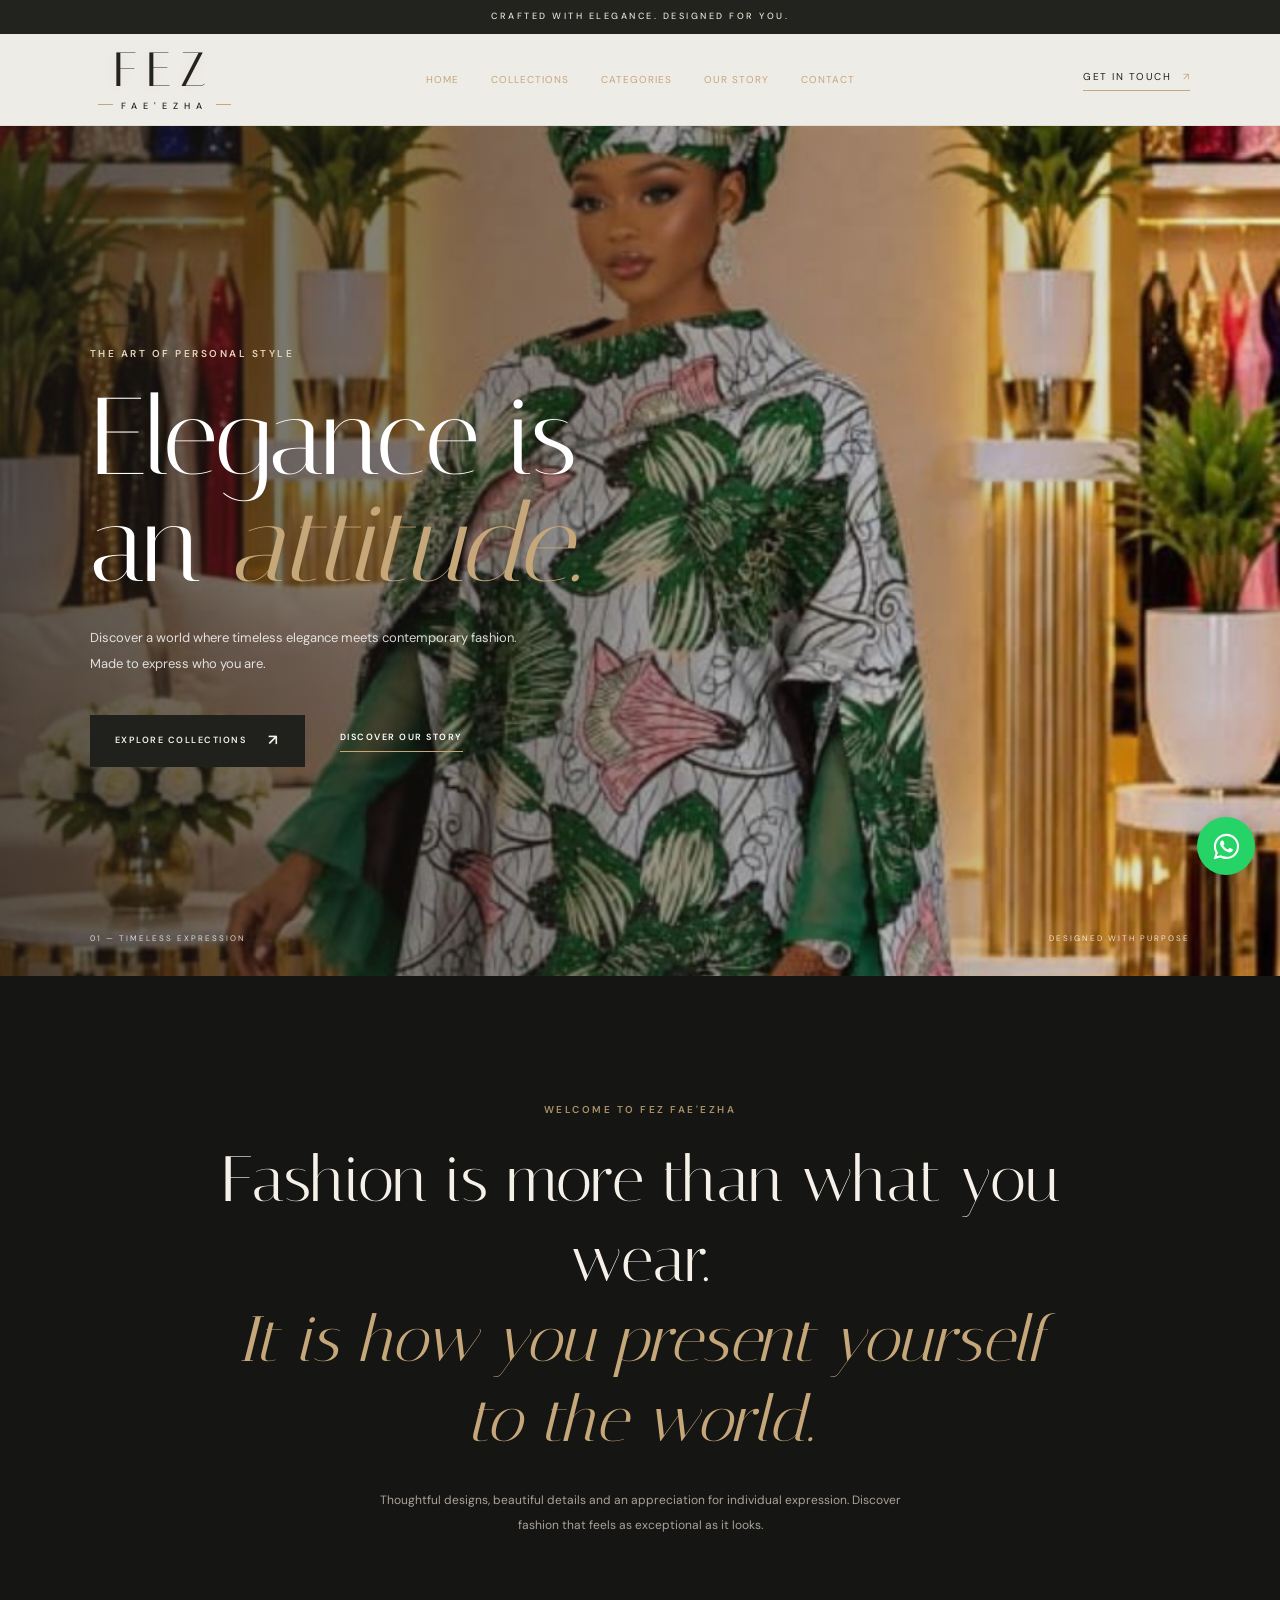
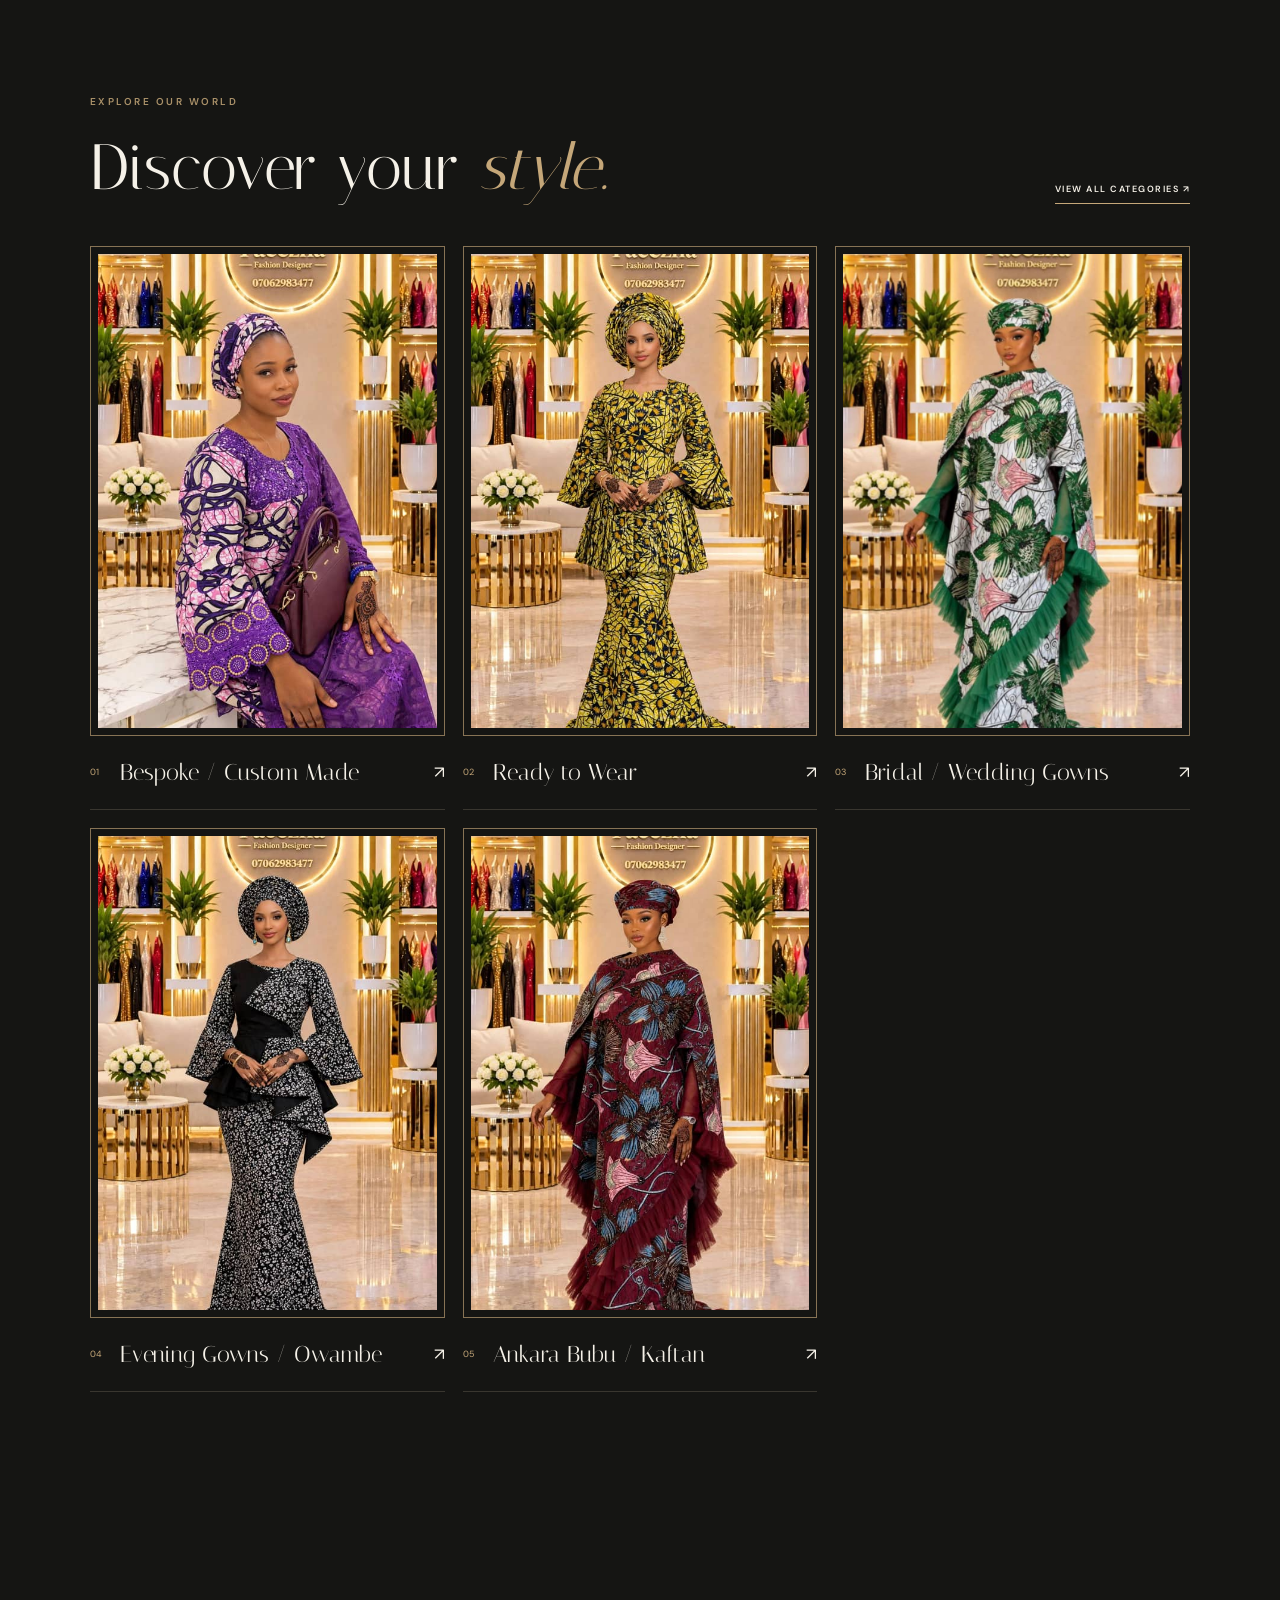
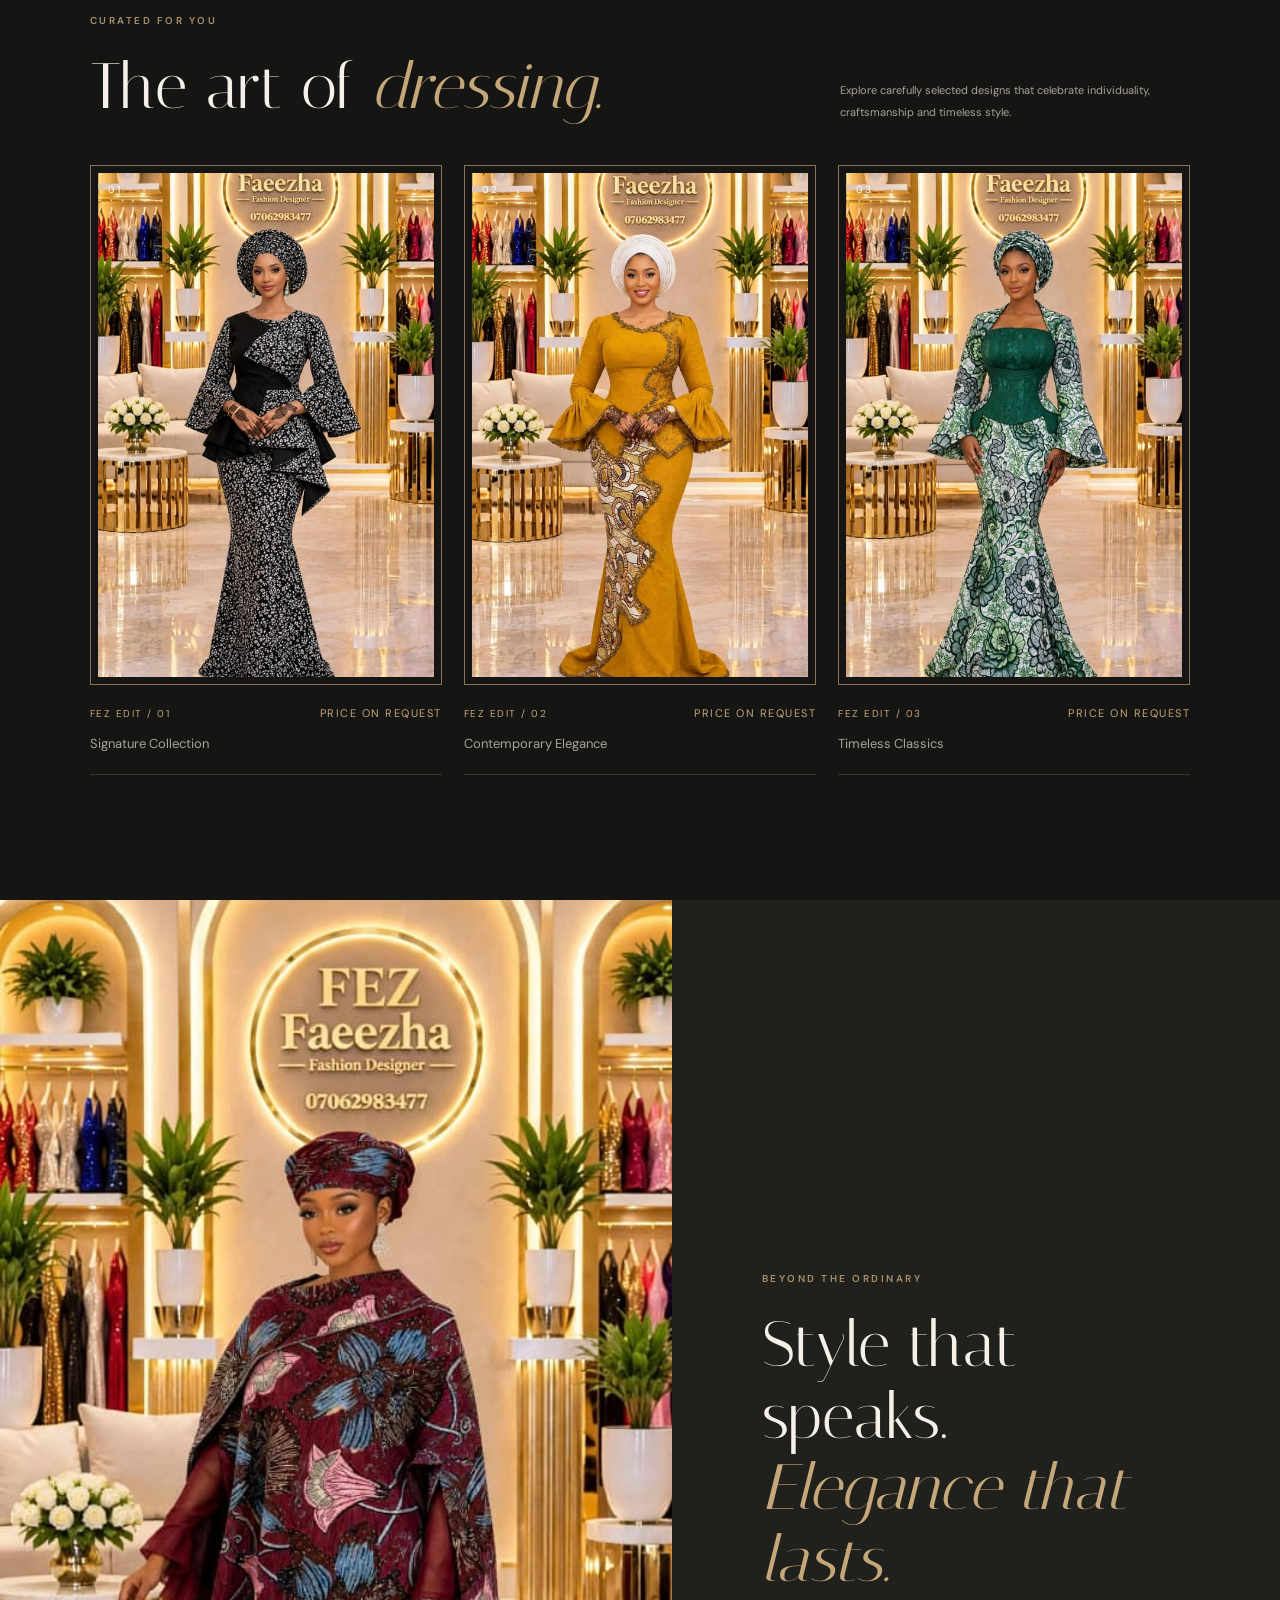
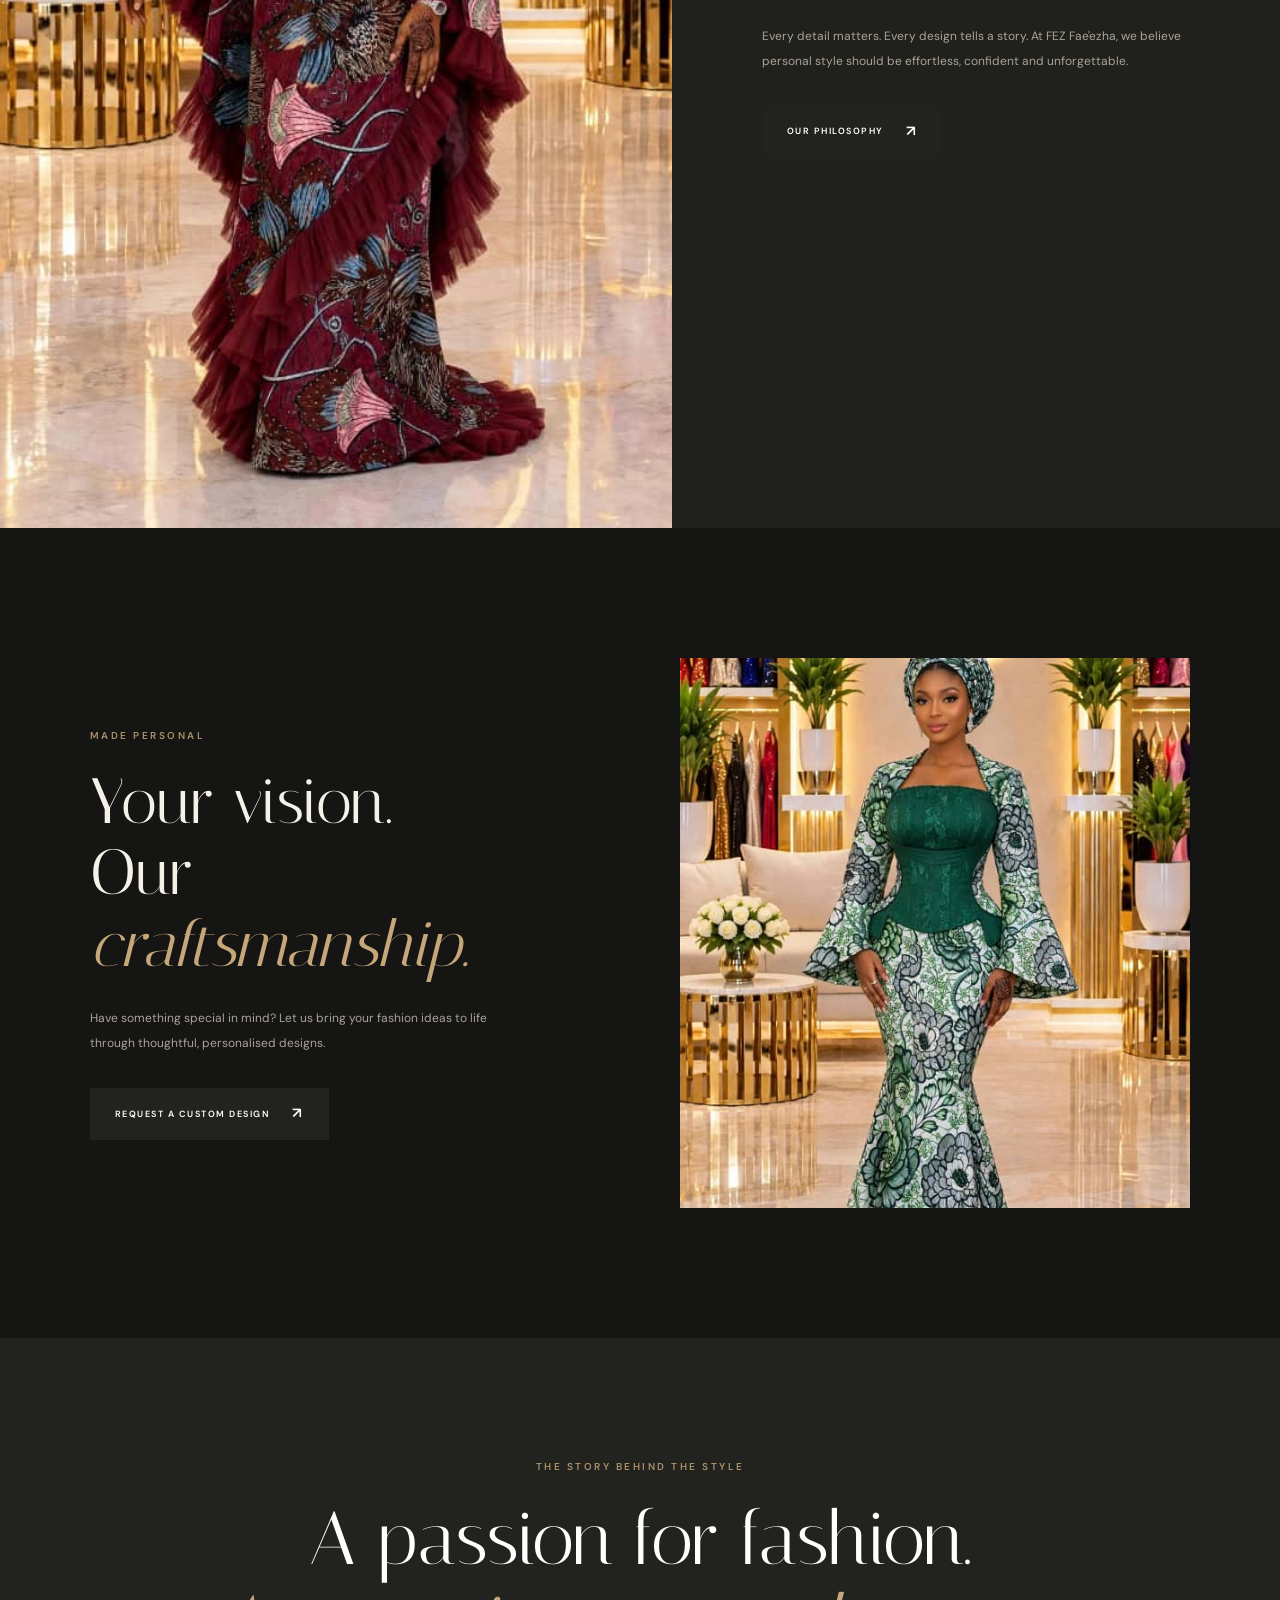
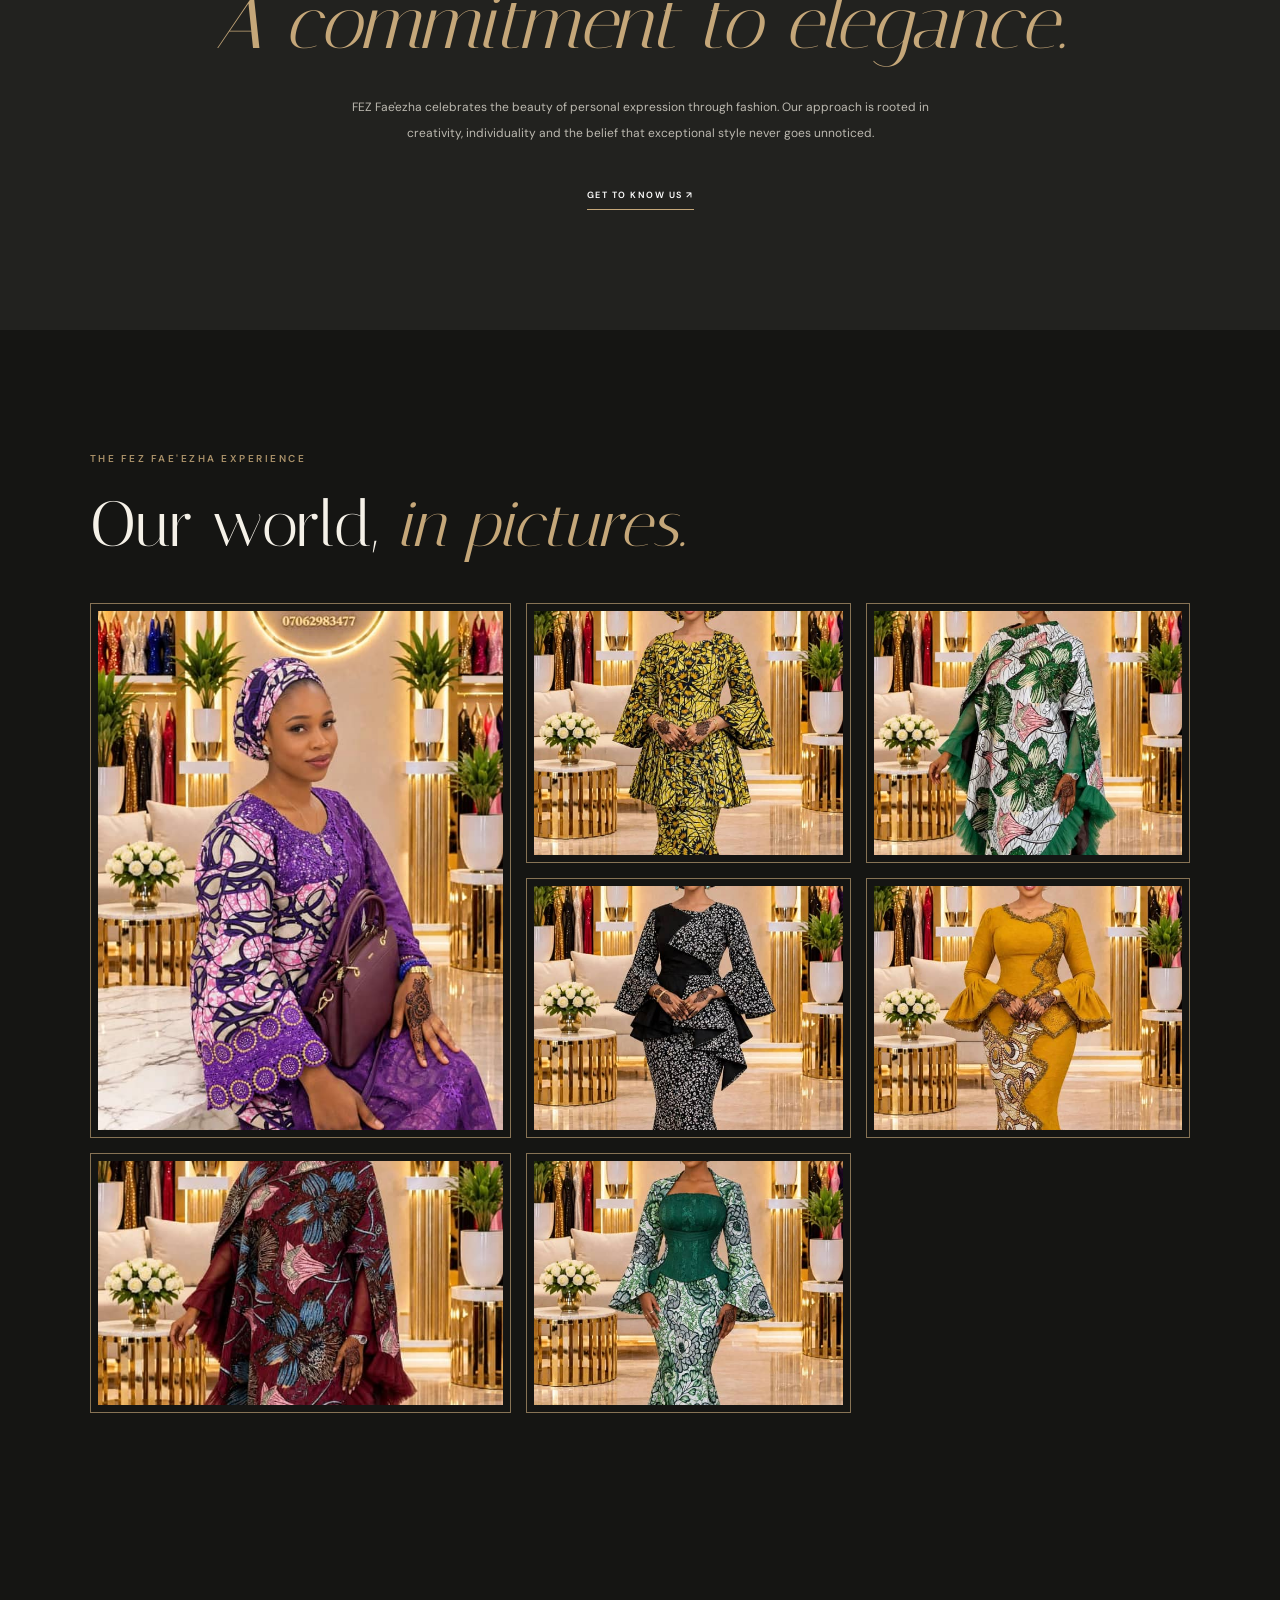
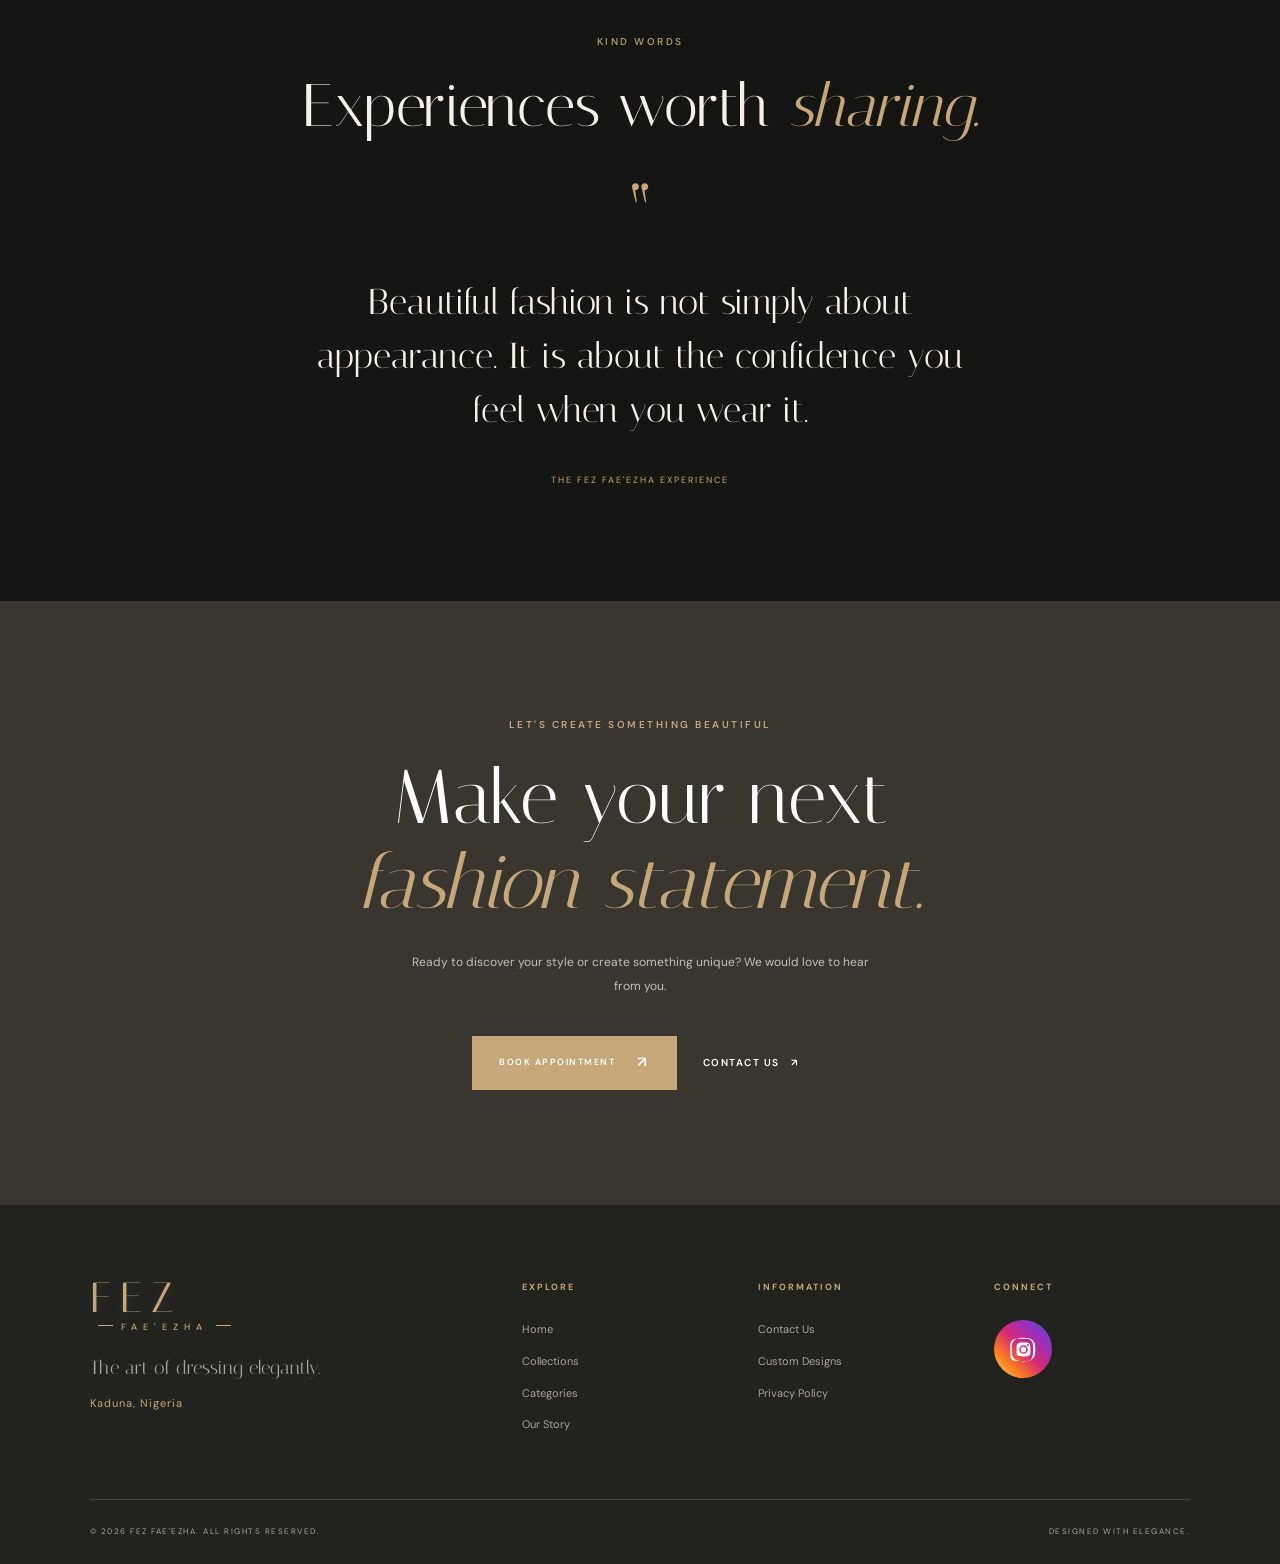
<file: index.html>
<!DOCTYPE html>
<html lang="en">
<head>
    <meta charset="UTF-8">
    <meta name="viewport" content="width=device-width, initial-scale=1.0">
    <meta name="description" content="FEZ Fae'ezha — Discover the art of elegant dressing, contemporary African fashion and timeless style.">
    <meta name="theme-color" content="#f8f6f1">

    <link rel="icon" type="image/jpeg" href="assets/brand/fez-logo.jpg">
    <title>FEZ Fae'ezha | The Art of Dressing Elegantly</title>

    <link rel="preconnect" href="https://fonts.googleapis.com">
    <link rel="preconnect" href="https://fonts.gstatic.com" crossorigin>

    <link href="https://fonts.googleapis.com/css2?family=DM+Sans:wght@400;500;600;700&family=Italiana&display=swap" rel="stylesheet">

    <link rel="stylesheet" href="css/style.css?v=3">
</head>

<body>

    <!-- Announcement -->
    <div class="announcement-bar">
        <p>CRAFTED WITH ELEGANCE. DESIGNED FOR YOU.</p>
    </div>

    <!-- Header -->
    <header class="header" id="header">

        <div class="header-inner">

            <button class="menu-toggle" id="menuToggle" aria-label="Open navigation">
                <span></span>
                <span></span>
            </button>

            <a href="#" class="brand">
                <span class="brand-name">FEZ</span>
                <span class="brand-subtitle">FAE'EZHA</span>
            </a>

            <nav class="navigation" id="navigation">
                <a href="#home">Home</a>
                <a href="collections.html">Collections</a>
                <a href="categories.html">Categories</a>
                <a href="about.html">Our Story</a>
                <a href="contact.html">Contact</a>
            </nav>

            <a href="contact.html" class="header-cta">GET IN TOUCH <span>↗</span></a>

        </div>

    </header>


    <main>

        <!-- Hero Section -->
        <section class="hero" id="home">

            <div class="hero-image">
                <img src="assets/hero/hero-image.jpg" alt="FEZ Fae'ezha original fashion design">
            </div>

            <div class="hero-overlay"></div>

            <div class="hero-content">

                <span class="eyebrow">THE ART OF PERSONAL STYLE</span>

                <h1>Elegance is<br>an <em>attitude.</em></h1>

                <p>
                    Discover a world where timeless elegance meets
                    contemporary fashion. Made to express who you are.
                </p>

                <div class="hero-actions">
                    <a href="collections.html" class="button button-light">
                        EXPLORE COLLECTIONS <span>↗</span>
                    </a>

                    <a href="about.html" class="text-link">
                        DISCOVER OUR STORY
                    </a>
                </div>

            </div>

            <div class="hero-bottom">
                <span>01 — TIMELESS EXPRESSION</span>
                <span>DESIGNED WITH PURPOSE</span>
            </div>

        </section>


        <!-- Brand Introduction -->
        <section class="brand-intro section-padding">

            <span class="eyebrow">WELCOME TO FEZ FAE'EZHA</span>

            <h2>
                Fashion is more than what you wear.
                <em>It is how you present yourself to the world.</em>
            </h2>

            <p>
                Thoughtful designs, beautiful details and an appreciation
                for individual expression. Discover fashion that feels
                as exceptional as it looks.
            </p>

        </section>


        <!-- Categories -->
        <section class="categories section-padding" id="categories">

            <div class="section-heading">
                <div>
                    <span class="eyebrow">EXPLORE OUR WORLD</span>
                    <h2>Discover your <em>style.</em></h2>
                </div>

                <a href="categories.html" class="text-link">
                    VIEW ALL CATEGORIES ↗
                </a>
            </div>

            <div class="category-grid">

                <a href="bespoke.html" class="category-card category-one">
                    <div class="category-image">
                        <img src="assets/gallery/custom-design.jpg"
                             alt="Bespoke Ankara, Lace and Aso Oke designs">
                    </div>
                    <div class="category-info">
                        <span>01</span>
                        <h3>Bespoke / Custom Made</h3>
                        <span class="category-arrow">↗</span>
                    </div>
                </a>

                <a href="ready-to-wear.html" class="category-card category-two">
                    <div class="category-image">
                        
                    <img src="assets/gallery/custom-sample-2.jpg" alt="FEZ Nigerian fashion design">
                    </div>
                    <div class="category-info">
                        <span>02</span>
                        <h3>Ready to Wear</h3>
                        <span class="category-arrow">↗</span>
                    </div>
                </a>

                <a href="bridal.html" class="category-card category-three">
                    <div class="category-image">
                        
                    <img src="assets/hero/hero-image.jpg" alt="FEZ Nigerian fashion design">
                    </div>
                    <div class="category-info">
                        <span>03</span>
                        <h3>Bridal / Wedding Gowns</h3>
                        <span class="category-arrow">↗</span>
                    </div>
                </a>

                <a href="evening-wear.html" class="category-card category-four">
                    <div class="category-image">
                        
                    <img src="assets/gallery/custom-sample-4.jpg" alt="FEZ Nigerian fashion design">
                    </div>
                    <div class="category-info">
                        <span>04</span>
                        <h3>Evening Gowns / Owambe</h3>
                        <span class="category-arrow">↗</span>
                    </div>
                </a>

                <a href="ankara-kaftan.html" class="category-card category-five">
                    <div class="category-image">
                        
                    <img src="assets/gallery/custom-sample-6.jpg" alt="FEZ Nigerian fashion design">
                    </div>
                    <div class="category-info">
                        <span>05</span>
                        <h3>Ankara Bubu / Kaftan</h3>
                        <span class="category-arrow">↗</span>
                    </div>
                </a>

            </div>

        </section>


        <!-- Featured Collection -->
        <section class="collections section-padding" id="collections">

            <div class="section-heading">
                <div>
                    <span class="eyebrow">CURATED FOR YOU</span>
                    <h2>The art of <em>dressing.</em></h2>
                </div>

                <p>
                    Explore carefully selected designs that celebrate
                    individuality, craftsmanship and timeless style.
                </p>
            </div>

            <div class="collection-grid">

                <article class="collection-card">
                    <div class="collection-image">
                        <img src="assets/gallery/custom-sample-4.jpg"
                             alt="Featured FEZ fashion design"
                             onerror="this.style.display='none'">
                        <span class="collection-number">01</span>
                    </div>
                    <div class="collection-details">
                        <div class="collection-meta">
                            <span>FEZ EDIT / 01</span>
                            <span class="collection-price">PRICE ON REQUEST</span>
                        </div>
                        <p>Signature Collection</p>
                    </div>
                </article>

                <article class="collection-card">
                    <div class="collection-image">
                        
                        <img src="assets/gallery/custom-sample-5.jpg" alt="FEZ Contemporary Elegance fashion design">
                        <span class="collection-number">02</span>
                    </div>
                    <div class="collection-details">
                        <div class="collection-meta">
                            <span>FEZ EDIT / 02</span>
                            <span class="collection-price">PRICE ON REQUEST</span>
                        </div>
                        <p>Contemporary Elegance</p>
                    </div>
                </article>

                <article class="collection-card">
                    <div class="collection-image">
                        
                        <img src="assets/gallery/custom-sample-7.jpg" alt="FEZ Timeless Classics fashion design">
                        <span class="collection-number">03</span>
                    </div>
                    <div class="collection-details">
                        <div class="collection-meta">
                            <span>FEZ EDIT / 03</span>
                            <span class="collection-price">PRICE ON REQUEST</span>
                        </div>
                        <p>Timeless Classics</p>
                    </div>
                </article>

            </div>

        </section>


        <!-- Brand Statement -->
        <section class="statement-section">

            <div class="statement-image">
                <img src="assets/gallery/custom-sample-6.jpg"
                     alt="FEZ Fae'ezha fashion editorial"
                     onerror="this.style.display='none'">
            </div>

            <div class="statement-content">
                <span class="eyebrow">BEYOND THE ORDINARY</span>

                <h2>
                    Style that speaks.<br>
                    <em>Elegance that lasts.</em>
                </h2>

                <p>
                    Every detail matters. Every design tells a story.
                    At FEZ Fae'ezha, we believe personal style should
                    be effortless, confident and unforgettable.
                </p>

                <a href="about.html" class="button button-dark">
                    OUR PHILOSOPHY <span>↗</span>
                </a>
            </div>

        </section>


        <!-- Custom Design -->
        <section class="custom-design section-padding">

            <div class="custom-content">
                <span class="eyebrow">MADE PERSONAL</span>

                <h2>Your vision.<br>Our <em>craftsmanship.</em></h2>

                <p>
                    Have something special in mind?
                    Let us bring your fashion ideas to life through
                    thoughtful, personalised designs.
                </p>

                <a href="contact.html" class="button button-dark">
                    REQUEST A CUSTOM DESIGN <span>↗</span>
                </a>
            </div>

            <div class="custom-image">
                <img src="assets/gallery/custom-sample-7.jpg"
                     alt="Custom fashion craftsmanship"
                     onerror="this.style.display='none'">
            </div>

        </section>


        <!-- About -->
        <section class="about-section section-padding" id="about">

            <span class="eyebrow">THE STORY BEHIND THE STYLE</span>

            <h2>
                A passion for fashion.<br>
                <em>A commitment to elegance.</em>
            </h2>

            <p>
                FEZ Fae'ezha celebrates the beauty of personal expression
                through fashion. Our approach is rooted in creativity,
                individuality and the belief that exceptional style
                never goes unnoticed.
            </p>

            <a href="contact.html" class="text-link">
                GET TO KNOW US ↗
            </a>

        </section>


        <!-- Gallery -->
        <section class="gallery-section section-padding">

            <div class="section-heading">
                <div>
                    <span class="eyebrow">THE FEZ FAE'EZHA EXPERIENCE</span>
                    <h2>Our world, <em>in pictures.</em></h2>
                </div>
            </div>

            <div class="gallery-grid">
    <div class="gallery-item gallery-large"><img src="assets/gallery/custom-design.jpg" alt="FEZ bespoke design"></div>
    <div class="gallery-item"><img src="assets/gallery/custom-sample-2.jpg" alt="FEZ bespoke design"></div>
    <div class="gallery-item"><img src="assets/gallery/custom-sample-3.jpg" alt="FEZ bespoke design"></div>
    <div class="gallery-item"><img src="assets/gallery/custom-sample-4.jpg" alt="FEZ bespoke design"></div>
    <div class="gallery-item"><img src="assets/gallery/custom-sample-5.jpg" alt="FEZ bespoke design"></div>
    <div class="gallery-item"><img src="assets/gallery/custom-sample-6.jpg" alt="FEZ bespoke design"></div>
    <div class="gallery-item"><img src="assets/gallery/custom-sample-7.jpg" alt="FEZ bespoke design"></div>
</div>

        </section>


        <!-- Testimonials -->
        <section class="testimonials section-padding">

            <span class="eyebrow">KIND WORDS</span>

            <h2>Experiences worth <em>sharing.</em></h2>

            <div class="testimonial-content">
                <span class="quote-mark">“</span>

                <p>
                    Beautiful fashion is not simply about appearance.
                    It is about the confidence you feel when you wear it.
                </p>

                <span class="testimonial-author">THE FEZ FAE'EZHA EXPERIENCE</span>
            </div>

        </section>


        <!-- Contact CTA -->
        <section class="contact-section" id="contact">

            <span class="eyebrow">LET'S CREATE SOMETHING BEAUTIFUL</span>

            <h2>Make your next<br><em>fashion statement.</em></h2>

            <p>
                Ready to discover your style or create something unique?
                We would love to hear from you.
            </p>

            <div class="contact-actions">

                <a href="contact.html" class="button button-appointment">
                    BOOK APPOINTMENT <span>↗</span>
                </a>

                <a href="contact.html" class="contact-us-link">
                    CONTACT US <span>↗</span>
                </a>
            </div>

        </section>

    </main>


    <!-- Footer -->
    <footer class="footer">

        <div class="footer-main">

            <div class="footer-brand">
                <a href="#" class="brand footer-logo">
                    <span class="brand-name">FEZ</span>
                    <span class="brand-subtitle">FAE'EZHA</span>
                </a>

                <p>The art of dressing elegantly.</p>
                <p class="footer-location">Kaduna, Nigeria</p>
            </div>

            <div class="footer-column">
                <h4>EXPLORE</h4>
                <a href="#home">Home</a>
                <a href="collections.html">Collections</a>
                <a href="categories.html">Categories</a>
                <a href="about.html">Our Story</a>
            </div>

            <div class="footer-column">
                <h4>INFORMATION</h4>
                <a href="contact.html">Contact Us</a>
                <a href="contact.html">Custom Designs</a>
                <a href="contact.html">Privacy Policy</a>
            </div>

            <div class="footer-column">
                <h4>CONNECT</h4>
                <a href="https://www.instagram.com/faeeezhafaf3yr/" target="_blank" rel="noopener"><svg class="brand-icon instagram-icon" viewBox="0 0 448 512" aria-hidden="true"><path fill="currentColor" d="M224 202.7a53.3 53.3 0 1 0 0 106.6 53.3 53.3 0 0 0 0-106.6zm124.7-41a54 54 0 0 0-30.4-30.4c-21-8.3-71-6.4-94.3-6.4s-73.3-1.9-94.3 6.4a54 54 0 0 0-30.4 30.4c-8.3 21-6.4 71-6.4 94.3s-1.9 73.3 6.4 94.3a54 54 0 0 0 30.4 30.4c21 8.3 71 6.4 94.3 6.4s73.3 1.9 94.3-6.4a54 54 0 0 0 30.4-30.4c8.3-21 6.4-71 6.4-94.3s1.9-73.3-6.4-94.3zM224 338a82 82 0 1 1 0-164 82 82 0 0 1 0 164zm85.4-148.1a19.2 19.2 0 1 1 0-38.4 19.2 19.2 0 0 1 0 38.4zM398.8 80.7C362.3 44.2 311.7 32 224 32S85.7 44.2 49.2 80.7 0 167.8 0 256s12.2 143.7 49.2 175.3S136.3 480 224 480s143.7-12.2 175.3-48.7S448 344.2 448 256 435.8 117.2 398.8 80.7zM398 352c-1.9 35.3-9.8 54.8-16.4 67.6a91.7 91.7 0 0 1-40 40c-12.8 6.6-32.3 14.5-67.6 16.4-36.2 2-144.8 2-181 0-35.3-1.9-54.8-9.8-67.6-16.4a91.7 91.7 0 0 1-40-40C-21.2 406.8-23.1 387.3-25 352c-2-36.2-2-144.8 0-181 1.9-35.3 9.8-54.8 16.4-67.6a91.7 91.7 0 0 1 40-40C44.2 56.8 63.7 54.9 99 53c36.2-2 144.8-2 181 0 35.3 1.9 54.8 9.8 67.6 16.4a91.7 91.7 0 0 1 40 40c6.6 12.8 14.5 32.3 16.4 67.6 2 36.2 2 144.8 0 181z"/></svg></a>
            </div>

        </div>

        <div class="footer-bottom">
            <span>© 2026 FEZ FAE'EZHA. ALL RIGHTS RESERVED.</span>
            <span>DESIGNED WITH ELEGANCE.</span>
        </div>

    </footer>


    <script src="js/main.js"></script>


    <a href="https://wa.me/2347062983477" class="floating-whatsapp"
       target="_blank" rel="noopener" aria-label="Chat with FEZ on WhatsApp">
        <svg class="brand-icon whatsapp-icon" viewBox="0 0 448 512" aria-hidden="true"><path fill="currentColor" d="M380.9 97.1C339 55.1 283.2 32 224 32 101.5 32 1.9 131.5 1.9 254c0 39.2 10.2 77.5 29.6 111.3L0 480l117.7-30.9c32.4 17.7 68.9 27 106.1 27h.1c122.4 0 222.1-99.6 222.1-222 0-59.2-23.1-115-65.1-157zm-156.9 341c-33.2 0-65.7-8.9-94.1-25.7l-6.7-4-69.9 18.3 18.7-68.1-4.4-7C49.1 321.3 39 288 39 254 39 152 122 69 224 69c49.4 0 95.8 19.3 130.8 54.2 34.9 34.9 54.1 81.4 54.1 130.8-.1 102-83.1 185.1-184.9 185.1zm101.7-138.2c-5.6-2.8-33.1-16.3-38.2-18.1-5.1-1.9-8.8-2.8-12.5 2.8s-14.3 18.1-17.6 21.8c-3.2 3.7-6.5 4.2-12.1 1.4-5.6-2.8-23.5-8.7-44.7-27.7-16.5-14.7-27.6-32.9-30.8-38.5-3.2-5.6-.3-8.6 2.4-11.4 2.5-2.5 5.6-6.5 8.4-9.7 2.8-3.2 3.7-5.6 5.6-9.3 1.9-3.7.9-7-.5-9.7-1.4-2.8-12.5-30.1-17.1-41.2-4.5-10.8-9.1-9.3-12.5-9.5l-10.7-.2c-3.7 0-9.7 1.4-14.8 7-5.1 5.6-19.4 19-19.4 46.3s19.9 53.7 22.7 57.4c2.8 3.7 39.1 59.7 94.8 83.7 13.2 5.7 23.5 9.1 31.5 11.6 13.2 4.2 25.2 3.6 34.7 2.2 10.6-1.6 33.1-13.5 37.8-26.5 4.6-13 4.6-24.1 3.2-26.5-1.3-2.5-5-3.9-10.6-6.7z"/></svg>
    </a>

</body>
</html>
</file>
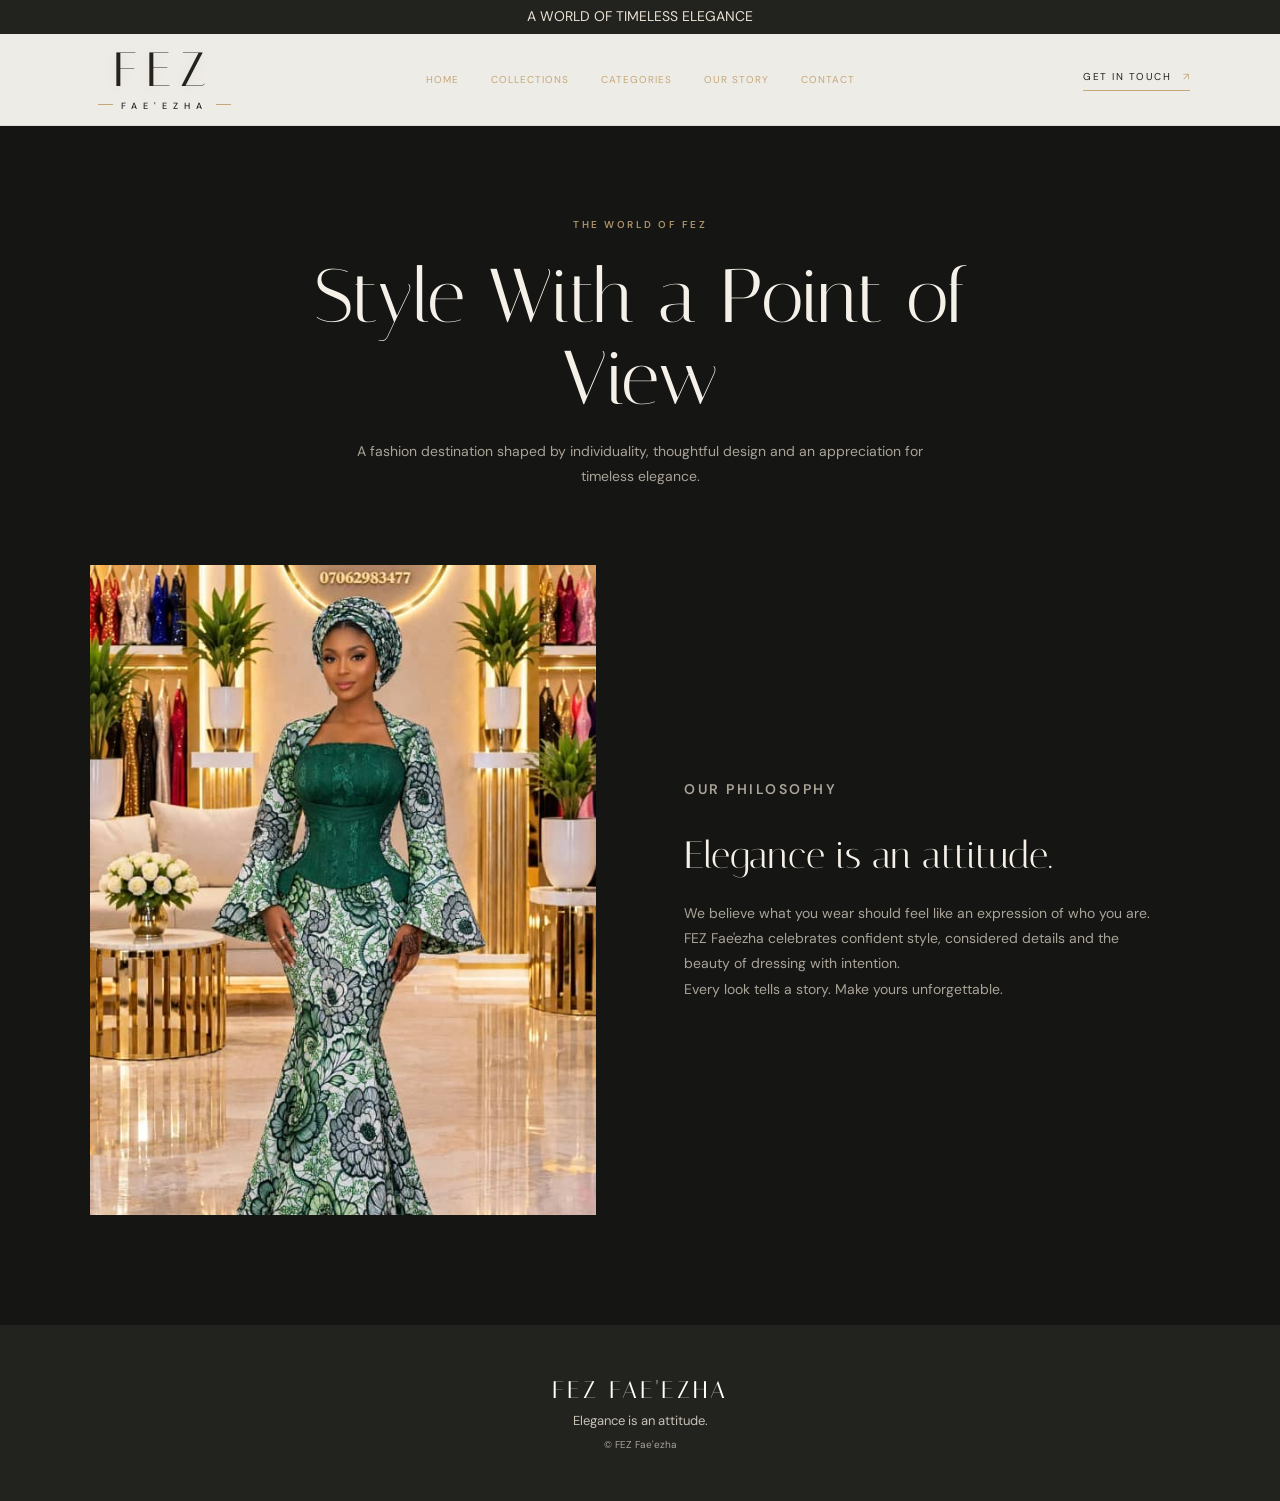
<file: about.html>
<!DOCTYPE html>
<html lang="en">
<head>
    <meta charset="UTF-8">
    <meta name="viewport" content="width=device-width, initial-scale=1.0">
    <link rel="icon" type="image/jpeg" href="assets/brand/fez-logo.jpg">
    <title>Our Story | FEZ Fae'ezha</title>
    <link href="https://fonts.googleapis.com/css2?family=DM+Sans:wght@400;500;600&family=Italiana&display=swap" rel="stylesheet">
    <link rel="stylesheet" href="css/style.css?v=3">
</head>
<body>
    <div class="announcement-bar">A WORLD OF TIMELESS ELEGANCE</div>
    <header class="header" id="header">
    <div class="header-inner">
        <button class="menu-toggle" id="menuToggle" aria-label="Open navigation" aria-expanded="false">
            <span></span><span></span>
        </button>
        <a href="index.html" class="brand">
            <span class="brand-name">FEZ</span>
            <span class="brand-subtitle">FAE'EZHA</span>
        </a>
        <nav class="navigation" id="navigation">
            <a href="index.html">Home</a>
            <a href="collections.html">Collections</a>
            <a href="categories.html">Categories</a>
            <a href="about.html">Our Story</a>
            <a href="contact.html">Contact</a>
        </nav>
        <a href="contact.html" class="header-cta">GET IN TOUCH <span>↗</span></a>
    </div>
</header>
    <main class="inner-page">
        <section class="page-heading">
            <p class="eyebrow">THE WORLD OF FEZ</p>
            <h1>Style With a Point of View</h1>
            <p>A fashion destination shaped by individuality, thoughtful design and an appreciation for timeless elegance.</p>
        </section>
        <section class="story-layout">
            <img src="assets/gallery/custom-sample-7.jpg" alt="FEZ Fae'ezha bespoke fashion design">
            <div>
                <p class="eyebrow">OUR PHILOSOPHY</p>
                <h2>Elegance is an attitude.</h2>
                <p>We believe what you wear should feel like an expression of who you are. FEZ Fae'ezha celebrates confident style, considered details and the beauty of dressing with intention.</p>
                <p>Every look tells a story. Make yours unforgettable.</p>
            </div>
        </section>
    </main>
    <footer class="page-footer"><a href="index.html">FEZ FAE'EZHA</a><p>Elegance is an attitude.</p><small>© <span class="year"></span> FEZ Fae'ezha</small></footer>
    <script src="js/main.js"></script>
</body>
</html>
</file>
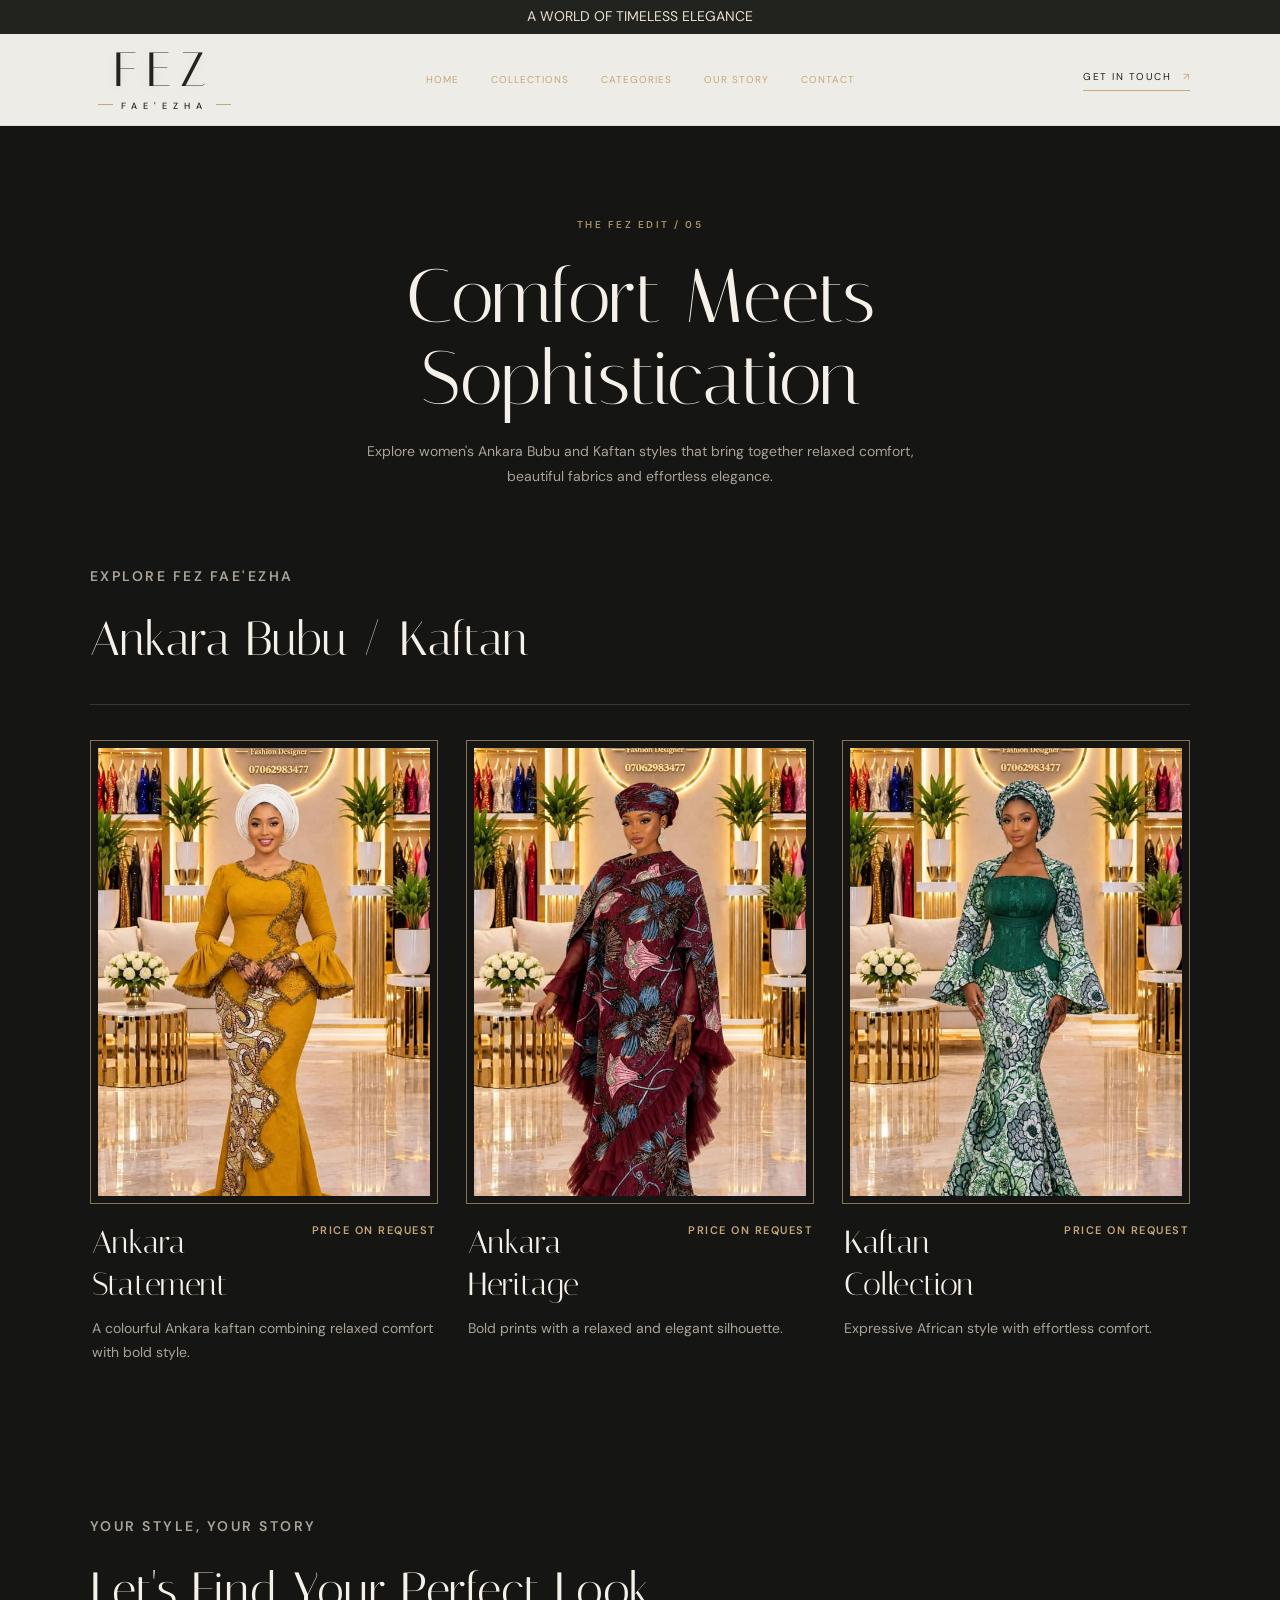
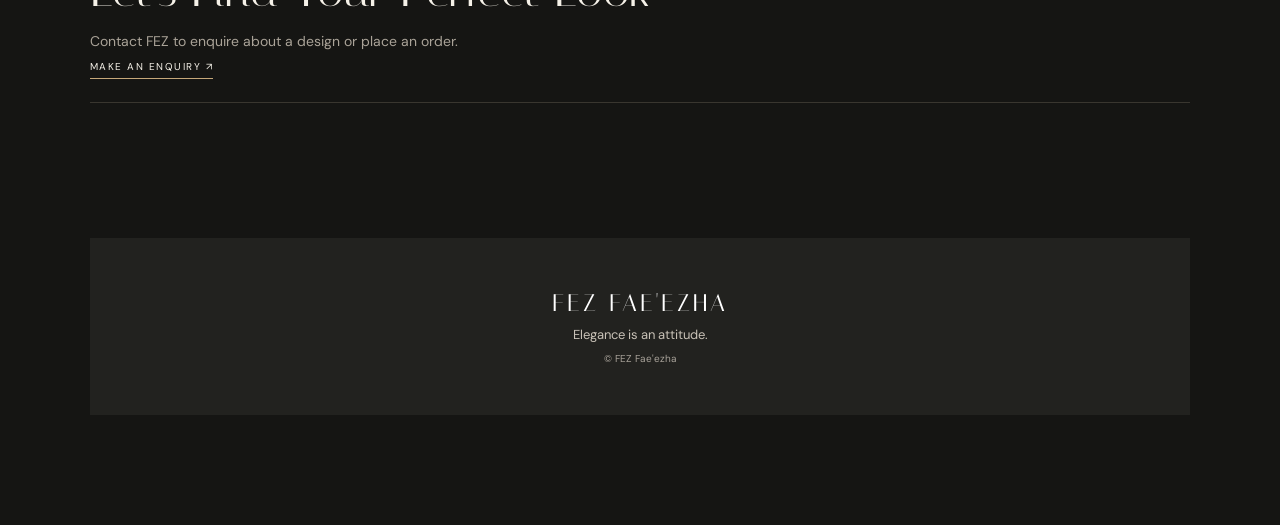
<file: ankara-kaftan.html>
<!DOCTYPE html>
<html lang="en">
<head>
    <meta charset="UTF-8">
    <meta name="viewport" content="width=device-width, initial-scale=1.0">
    <link rel="icon" type="image/jpeg" href="assets/brand/fez-logo.jpg">
    <title>Ankara Bubu / Kaftan | FEZ Fae'ezha</title>
    <link rel="preconnect" href="https://fonts.googleapis.com">
    <link href="https://fonts.googleapis.com/css2?family=DM+Sans:wght@400;500;600&family=Italiana&display=swap" rel="stylesheet">
    <link rel="stylesheet" href="css/style.css?v=3">
</head>
<body>
<div class="announcement-bar">A WORLD OF TIMELESS ELEGANCE</div>
<header class="header" id="header">
    <div class="header-inner">
        <button class="menu-toggle" id="menuToggle" aria-label="Open navigation" aria-expanded="false"><span></span><span></span></button>
        <a href="index.html" class="brand"><span class="brand-name">FEZ</span><span class="brand-subtitle">FAE'EZHA</span></a>
        <nav class="navigation" id="navigation">
            <a href="index.html">Home</a><a href="collections.html">Collections</a><a href="categories.html">Categories</a><a href="about.html">Our Story</a><a href="contact.html">Contact</a>
        </nav>
        <a href="contact.html" class="header-cta">GET IN TOUCH <span>↗</span></a>
    </div>
</header>
<main class="inner-page">
    <section class="page-heading">
        <p class="eyebrow">THE FEZ EDIT / 05</p>
        <h1>Comfort Meets Sophistication</h1>
        <p>Explore women's Ankara Bubu and Kaftan styles that bring together relaxed comfort, beautiful fabrics and effortless elegance.</p>
    </section>
    <section class="sample-section">
        <div class="sample-heading">
            <p class="eyebrow">EXPLORE FEZ FAE'EZHA</p>
            <h2>Ankara Bubu / Kaftan</h2>
        </div>
        <div class="page-grid">
            <article class="page-card">
                <img src="assets/gallery/custom-sample-5.jpg" alt="FEZ Nigerian fashion design">

                
                <div class="page-card-content">
                    <div class="page-card-meta">
                        <h3>Ankara Statement</h3>
                        <span class="price-tag">PRICE ON REQUEST</span>
                    </div>
                    <p>A colourful Ankara kaftan combining relaxed comfort with bold style.</p>
                </div>
            </article>
            <article class="page-card">
                <img src="assets/gallery/custom-sample-6.jpg" alt="FEZ Nigerian fashion design">

                
                <div class="page-card-content">
                    <div class="page-card-meta">
                        <h3>Ankara Heritage</h3>
                        <span class="price-tag">PRICE ON REQUEST</span>
                    </div>
                    <p>Bold prints with a relaxed and elegant silhouette.</p>
                </div>
            </article>
            <article class="page-card">
                <img src="assets/gallery/custom-sample-7.jpg" alt="FEZ Nigerian fashion design">

                
                <div class="page-card-content">
                    <div class="page-card-meta">
                        <h3>Kaftan Collection</h3>
                        <span class="price-tag">PRICE ON REQUEST</span>
                    </div>
                    <p>Expressive African style with effortless comfort.</p>
                </div>
                </article>
        </div>
    </section>
    <section class="sample-section">
        <div class="sample-heading">
            <p class="eyebrow">YOUR STYLE, YOUR STORY</p>
            <h2>Let's Find Your Perfect Look</h2>
            <p>Contact FEZ to enquire about a design or place an order.</p>
            <a href="contact.html" class="header-cta">MAKE AN ENQUIRY ↗</a>
        </div>
    </section>
        </div>
<footer class="page-footer">
    <a href="index.html">FEZ FAE'EZHA</a>
    <p>Elegance is an attitude.</p>
    <small>© <span class="year"></span> FEZ Fae'ezha</small>
</footer>
<script src="js/main.js"></script>
</body>
</html>
</file>
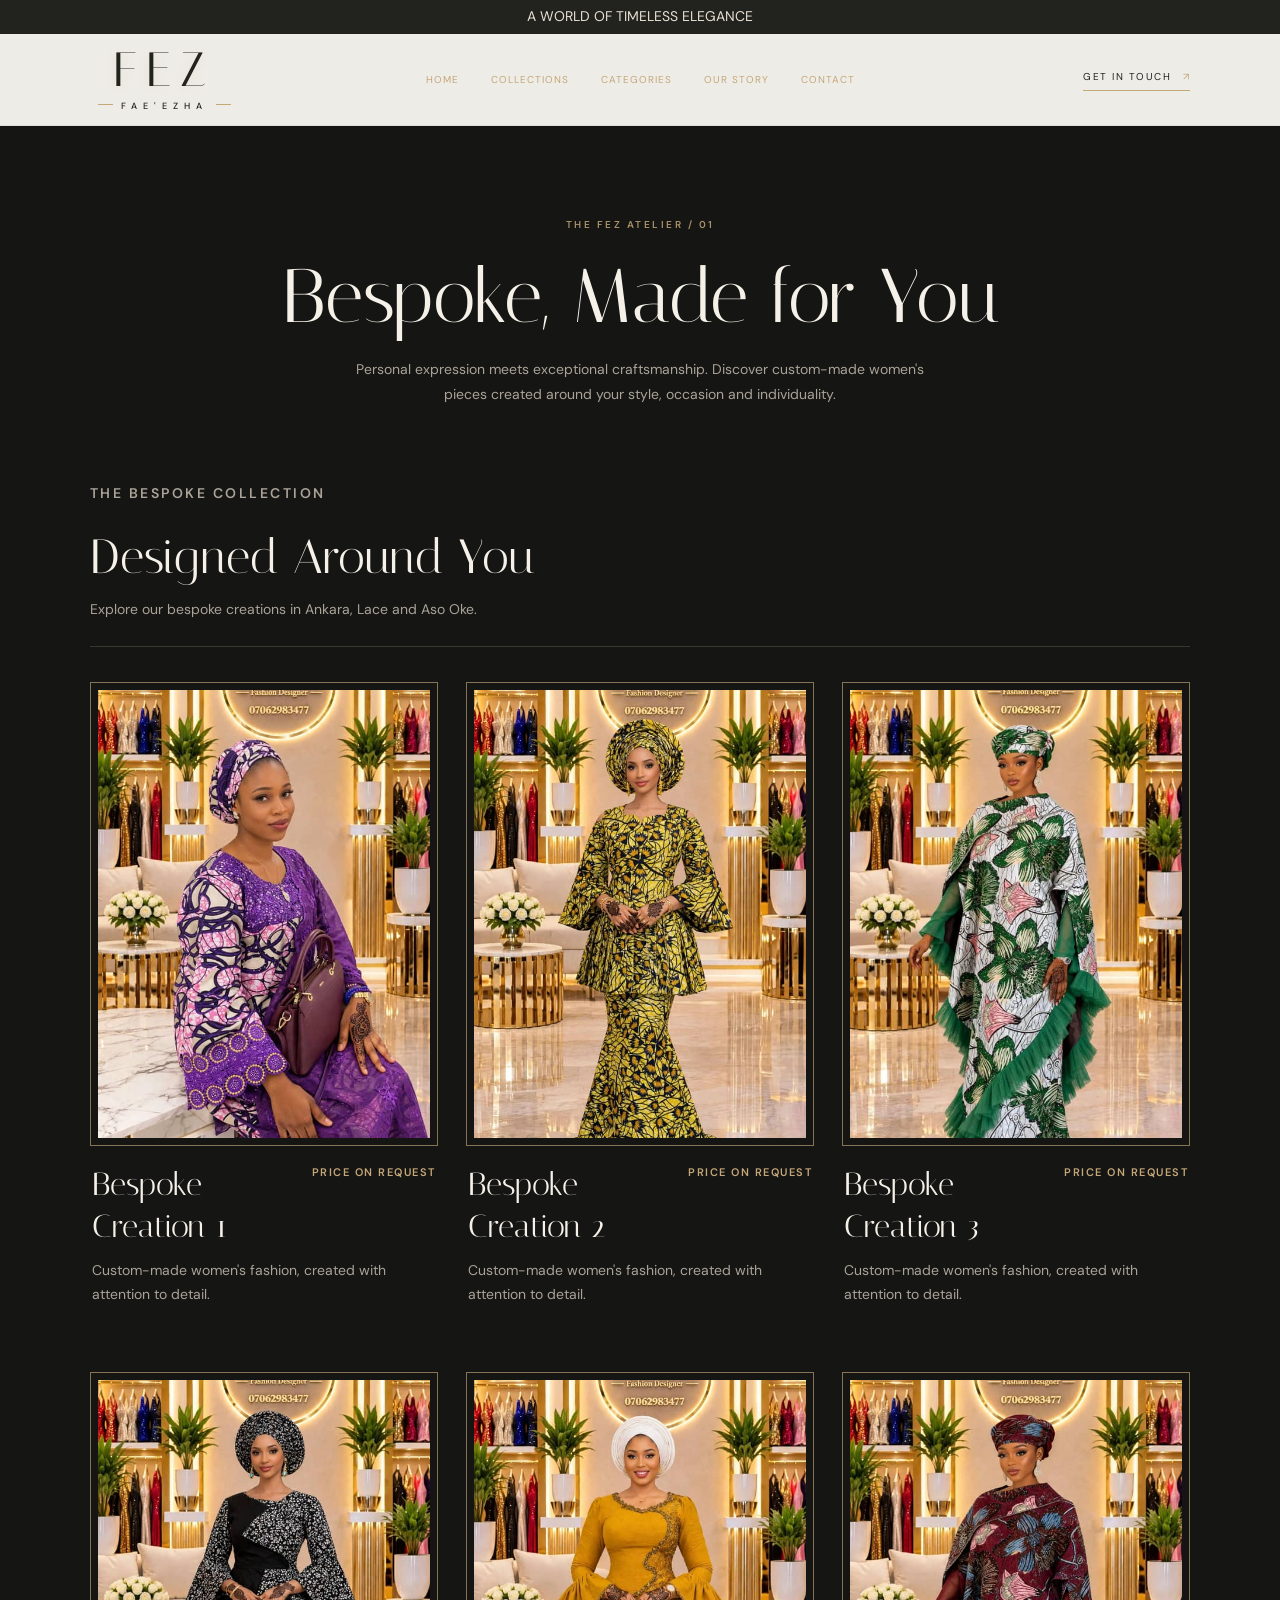
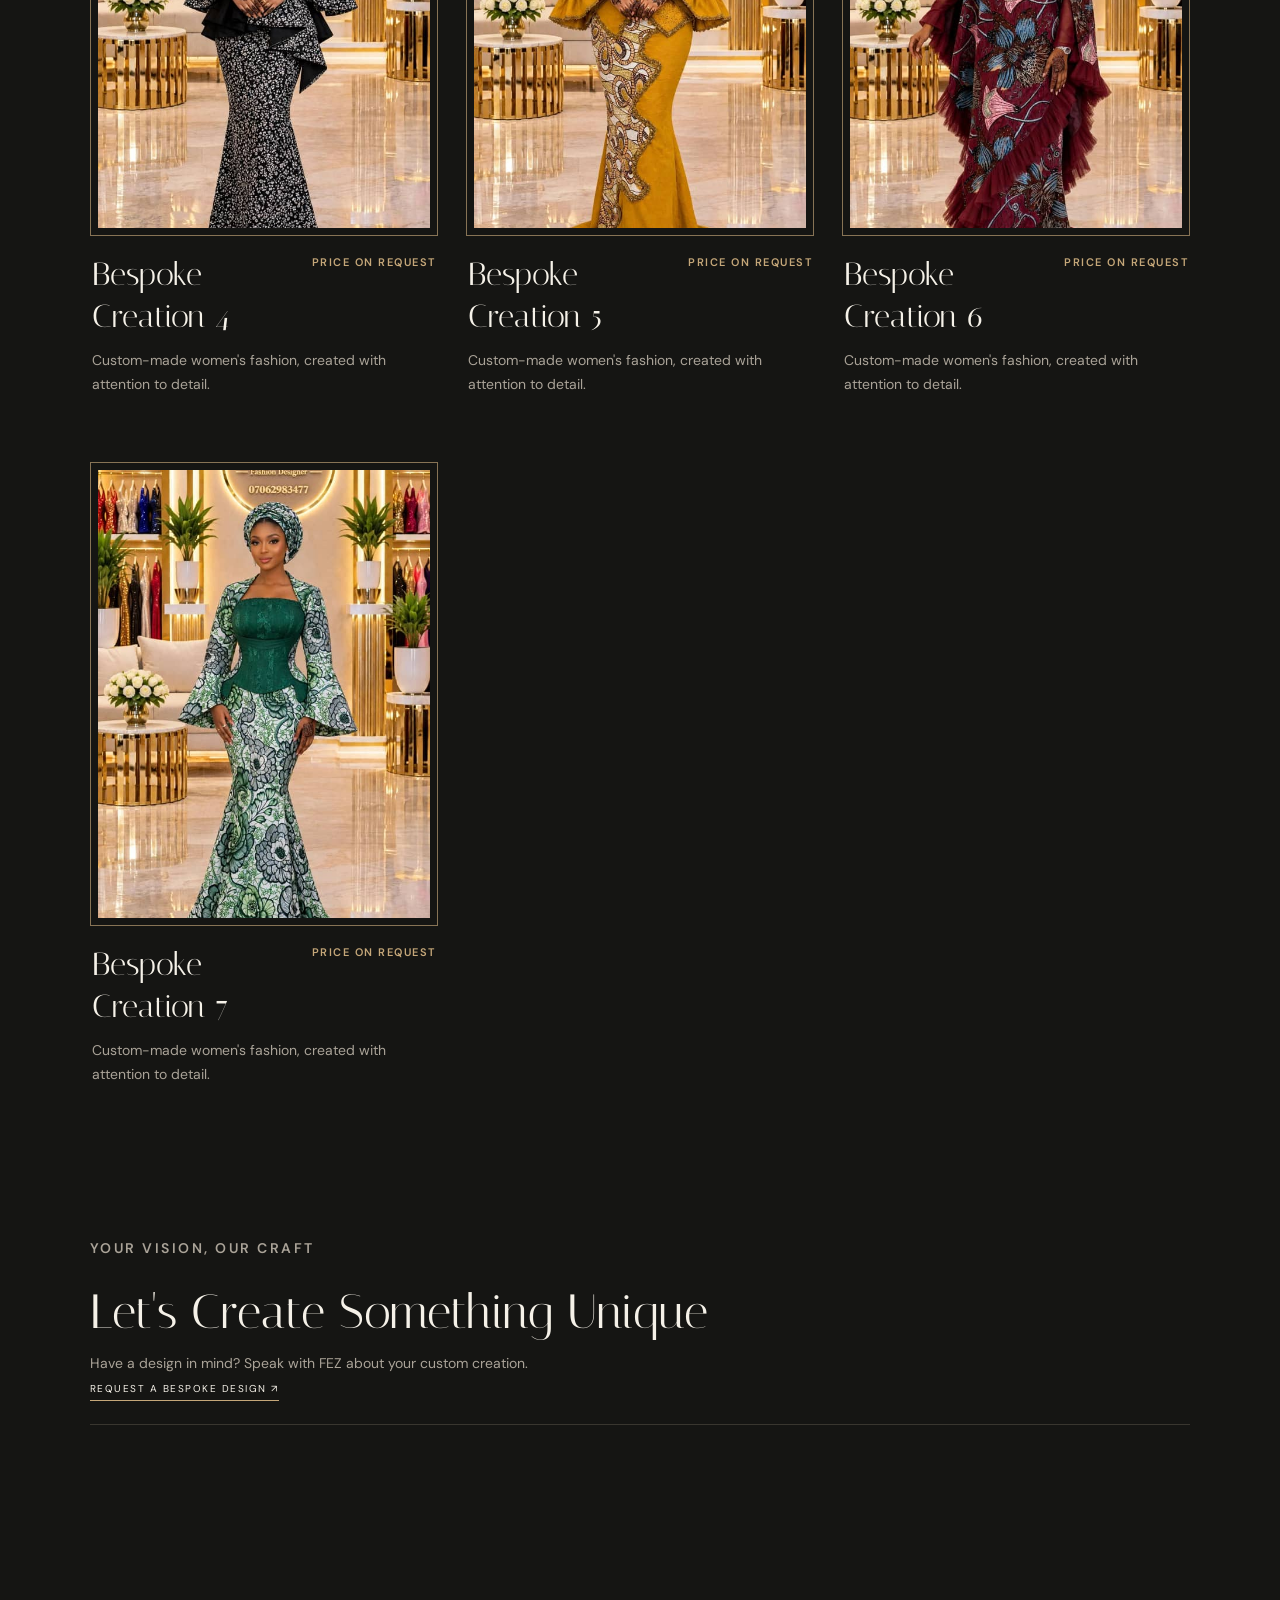
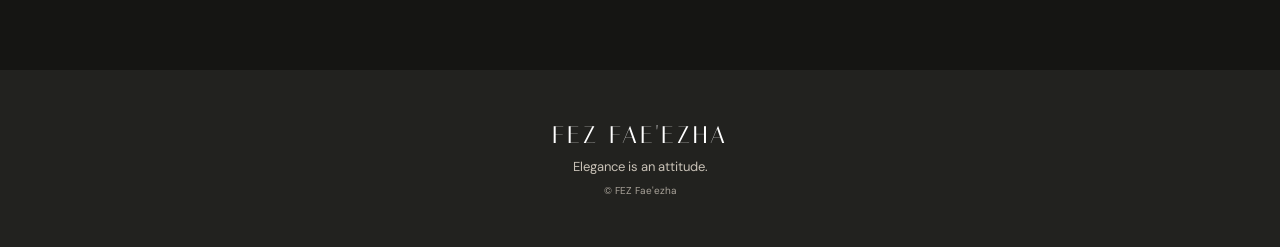
<file: bespoke.html>
<!DOCTYPE html>
<html lang="en">
<head>
    <meta charset="UTF-8">
    <meta name="viewport" content="width=device-width, initial-scale=1.0">
    <link rel="icon" type="image/jpeg" href="assets/brand/fez-logo.jpg">
    <title>Bespoke Designs | FEZ Fae'ezha</title>
    <link rel="preconnect" href="https://fonts.googleapis.com">
    <link href="https://fonts.googleapis.com/css2?family=DM+Sans:wght@400;500;600&family=Italiana&display=swap" rel="stylesheet">
    <link rel="stylesheet" href="css/style.css?v=3">
</head>
<body>

<div class="announcement-bar">A WORLD OF TIMELESS ELEGANCE</div>

<header class="header" id="header">
    <div class="header-inner">
        <button class="menu-toggle" id="menuToggle" aria-label="Open navigation" aria-expanded="false">
            <span></span><span></span>
        </button>
        <a href="index.html" class="brand">
            <span class="brand-name">FEZ</span>
            <span class="brand-subtitle">FAE'EZHA</span>
        </a>
        <nav class="navigation" id="navigation">
            <a href="index.html">Home</a>
            <a href="collections.html">Collections</a>
            <a href="categories.html">Categories</a>
            <a href="about.html">Our Story</a>
            <a href="contact.html">Contact</a>
        </nav>
        <a href="contact.html" class="header-cta">GET IN TOUCH <span>↗</span></a>
    </div>
</header>

<main class="inner-page">
    <section class="page-heading">
        <p class="eyebrow">THE FEZ ATELIER / 01</p>
        <h1>Bespoke, Made for You</h1>
        <p>Personal expression meets exceptional craftsmanship. Discover custom-made women's pieces created around your style, occasion and individuality.</p>
    </section>

    <section class="sample-section">
        <div class="sample-heading">
            <p class="eyebrow">THE BESPOKE COLLECTION</p>
            <h2>Designed Around You</h2>
            <p>Explore our bespoke creations in Ankara, Lace and Aso Oke.</p>
        </div>

        <div class="page-grid">
            <article class="page-card">
                <img src="assets/gallery/custom-design.jpg" alt="FEZ bespoke women's fashion design 1">
                <div class="page-card-content">
                    <div class="page-card-meta">
                        <h3>Bespoke Creation 1</h3>
                        <span class="price-tag">PRICE ON REQUEST</span>
                    </div>
                    <p>Custom-made women's fashion, created with attention to detail.</p>
                </div>
            </article>
            <article class="page-card">
                <img src="assets/gallery/custom-sample-2.jpg" alt="FEZ bespoke women's fashion design 2">
                <div class="page-card-content">
                    <div class="page-card-meta">
                        <h3>Bespoke Creation 2</h3>
                        <span class="price-tag">PRICE ON REQUEST</span>
                    </div>
                    <p>Custom-made women's fashion, created with attention to detail.</p>
                </div>
            </article>
            <article class="page-card">
                <img src="assets/gallery/custom-sample-3.jpg" alt="FEZ bespoke women's fashion design 3">
                <div class="page-card-content">
                    <div class="page-card-meta">
                        <h3>Bespoke Creation 3</h3>
                        <span class="price-tag">PRICE ON REQUEST</span>
                    </div>
                    <p>Custom-made women's fashion, created with attention to detail.</p>
                </div>
            </article>
            <article class="page-card">
                <img src="assets/gallery/custom-sample-4.jpg" alt="FEZ bespoke women's fashion design 4">
                <div class="page-card-content">
                    <div class="page-card-meta">
                        <h3>Bespoke Creation 4</h3>
                        <span class="price-tag">PRICE ON REQUEST</span>
                    </div>
                    <p>Custom-made women's fashion, created with attention to detail.</p>
                </div>
            </article>
            <article class="page-card">
                <img src="assets/gallery/custom-sample-5.jpg" alt="FEZ bespoke women's fashion design 5">
                <div class="page-card-content">
                    <div class="page-card-meta">
                        <h3>Bespoke Creation 5</h3>
                        <span class="price-tag">PRICE ON REQUEST</span>
                    </div>
                    <p>Custom-made women's fashion, created with attention to detail.</p>
                </div>
            </article>
            <article class="page-card">
                <img src="assets/gallery/custom-sample-6.jpg" alt="FEZ bespoke women's fashion design 6">
                <div class="page-card-content">
                    <div class="page-card-meta">
                        <h3>Bespoke Creation 6</h3>
                        <span class="price-tag">PRICE ON REQUEST</span>
                    </div>
                    <p>Custom-made women's fashion, created with attention to detail.</p>
                </div>
            </article>
            <article class="page-card">
                <img src="assets/gallery/custom-sample-7.jpg" alt="FEZ bespoke women's fashion design 7">
                <div class="page-card-content">
                    <div class="page-card-meta">
                        <h3>Bespoke Creation 7</h3>
                        <span class="price-tag">PRICE ON REQUEST</span>
                    </div>
                    <p>Custom-made women's fashion, created with attention to detail.</p>
                </div>
            </article>
        </div>
    </section>

    <section class="sample-section">
        <div class="sample-heading">
            <p class="eyebrow">YOUR VISION, OUR CRAFT</p>
            <h2>Let's Create Something Unique</h2>
            <p>Have a design in mind? Speak with FEZ about your custom creation.</p>
            <a href="contact.html" class="header-cta">REQUEST A BESPOKE DESIGN ↗</a>
        </div>
    </section>
</main>

<footer class="page-footer">
    <a href="index.html">FEZ FAE'EZHA</a>
    <p>Elegance is an attitude.</p>
    <small>© <span class="year"></span> FEZ Fae'ezha</small>
</footer>

<script src="js/main.js"></script>
</body>
</html>
</file>
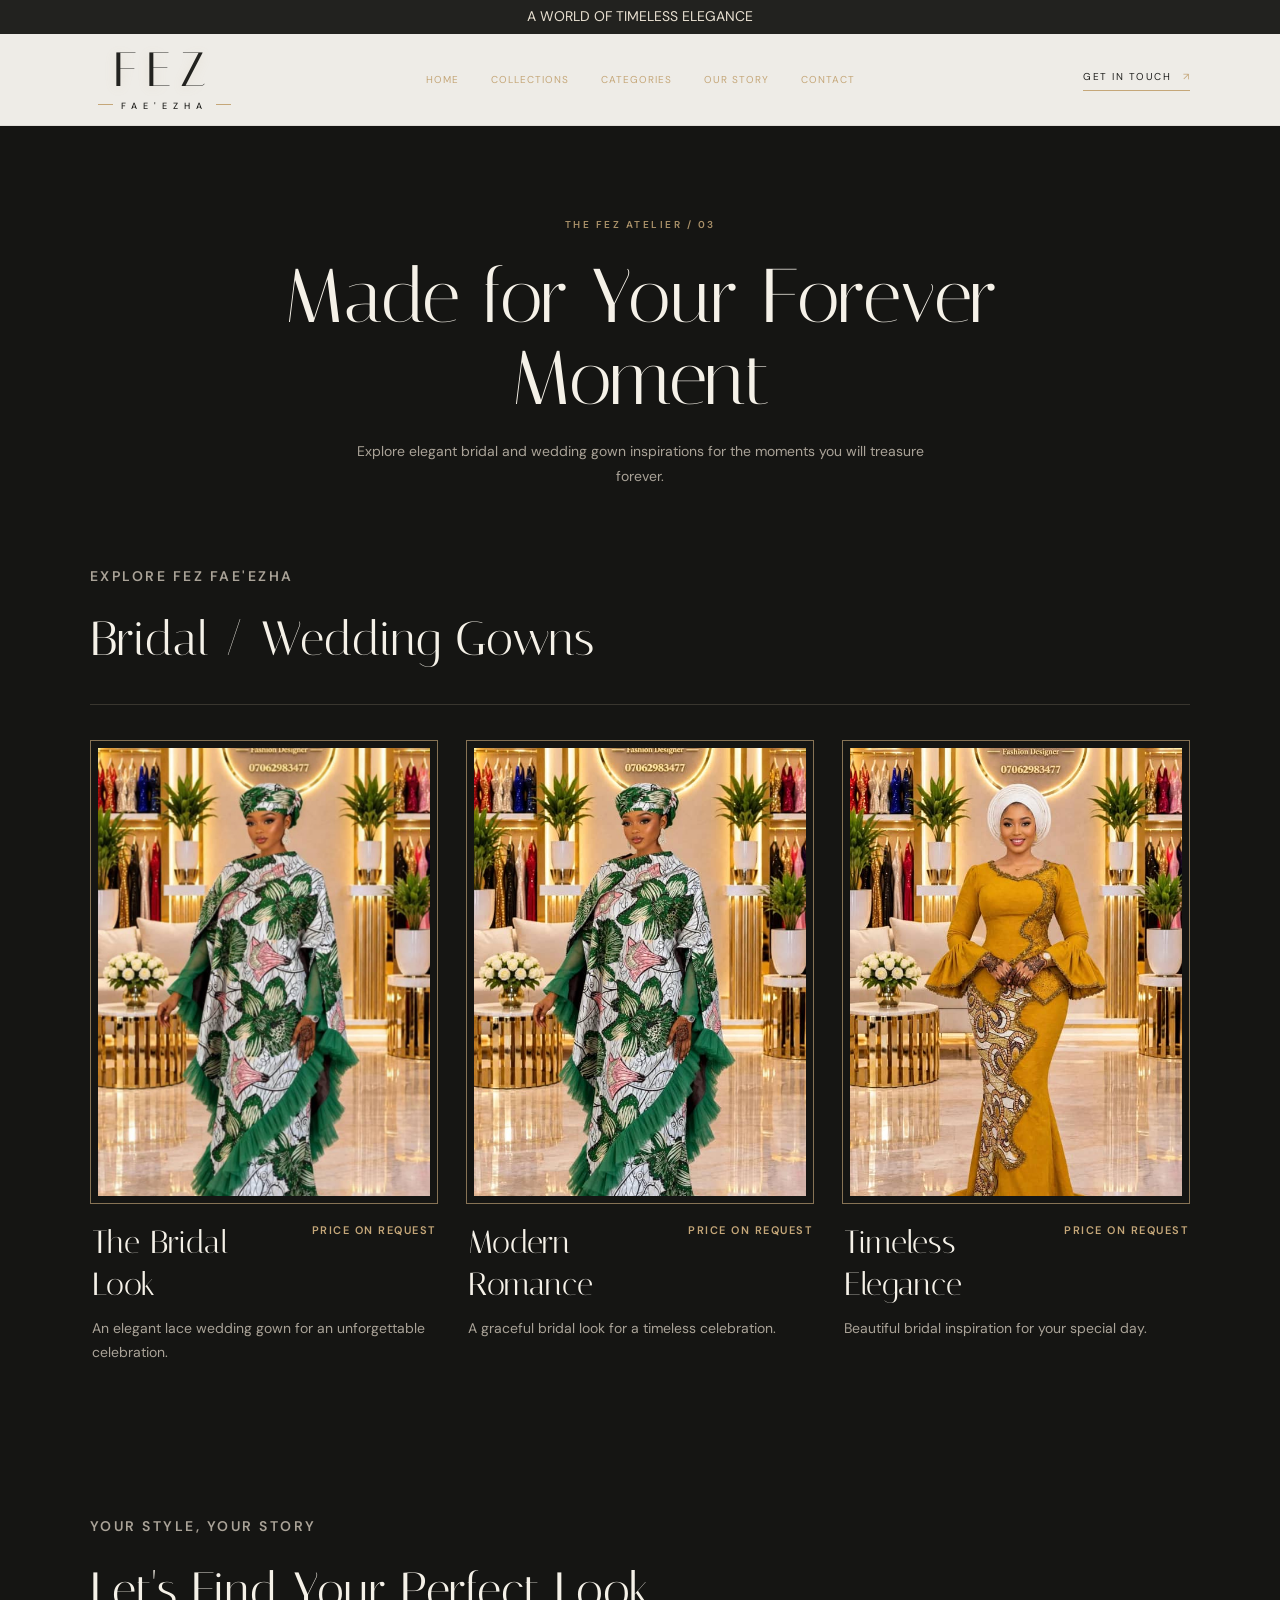
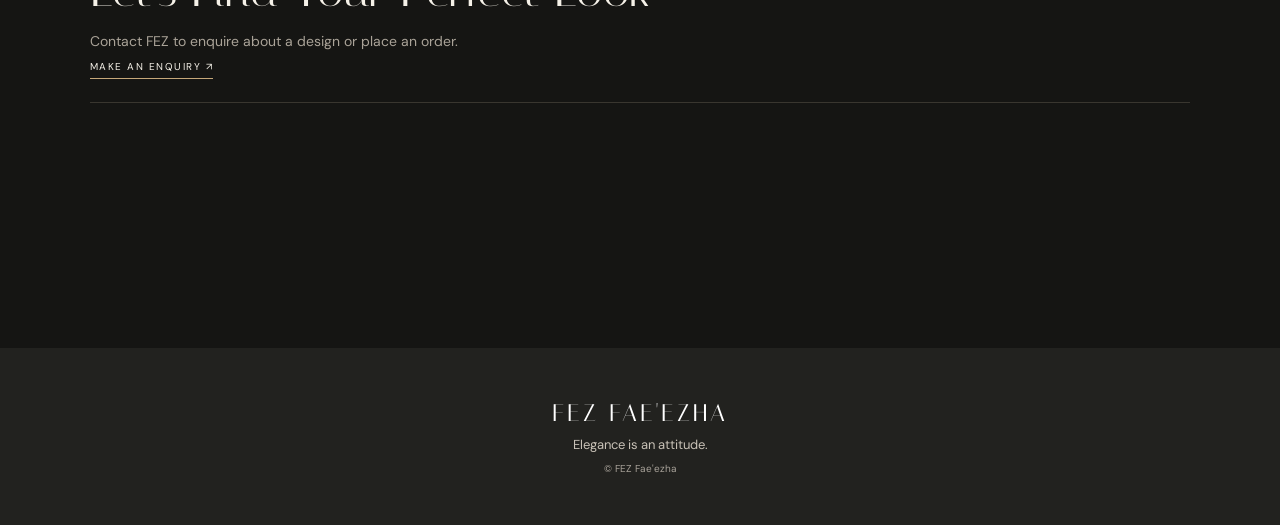
<file: bridal.html>
<!DOCTYPE html>
<html lang="en">
<head>
    <meta charset="UTF-8">
    <meta name="viewport" content="width=device-width, initial-scale=1.0">
    <link rel="icon" type="image/jpeg" href="assets/brand/fez-logo.jpg">
    <title>Bridal / Wedding Gowns | FEZ Fae'ezha</title>
    <link rel="preconnect" href="https://fonts.googleapis.com">
    <link href="https://fonts.googleapis.com/css2?family=DM+Sans:wght@400;500;600&family=Italiana&display=swap" rel="stylesheet">
    <link rel="stylesheet" href="css/style.css?v=3">
</head>
<body>
<div class="announcement-bar">A WORLD OF TIMELESS ELEGANCE</div>
<header class="header" id="header">
    <div class="header-inner">
        <button class="menu-toggle" id="menuToggle" aria-label="Open navigation" aria-expanded="false"><span></span><span></span></button>
        <a href="index.html" class="brand"><span class="brand-name">FEZ</span><span class="brand-subtitle">FAE'EZHA</span></a>
        <nav class="navigation" id="navigation">
            <a href="index.html">Home</a><a href="collections.html">Collections</a><a href="categories.html">Categories</a><a href="about.html">Our Story</a><a href="contact.html">Contact</a>
        </nav>
        <a href="contact.html" class="header-cta">GET IN TOUCH <span>↗</span></a>
    </div>
</header>
<main class="inner-page">
    <section class="page-heading">
        <p class="eyebrow">THE FEZ ATELIER / 03</p>
        <h1>Made for Your Forever Moment</h1>
        <p>Explore elegant bridal and wedding gown inspirations for the moments you will treasure forever.</p>
    </section>
    <section class="sample-section">
        <div class="sample-heading">
            <p class="eyebrow">EXPLORE FEZ FAE'EZHA</p>
            <h2>Bridal / Wedding Gowns</h2>
        </div>
        <div class="page-grid">
            <article class="page-card">
                <img src="assets/hero/hero-image.jpg" alt="FEZ Nigerian fashion design">

                
                <div class="page-card-content">
                    <div class="page-card-meta">
                        <h3>The Bridal Look</h3>
                        <span class="price-tag">PRICE ON REQUEST</span>
                    </div>
                    <p>An elegant lace wedding gown for an unforgettable celebration.</p>
                </div>
            </article>
            <article class="page-card">
                <img src="assets/gallery/custom-sample-3.jpg" alt="FEZ Nigerian fashion design">

                
                <div class="page-card-content">
                    <div class="page-card-meta">
                        <h3>Modern Romance</h3>
                        <span class="price-tag">PRICE ON REQUEST</span>
                    </div>
                    <p>A graceful bridal look for a timeless celebration.</p>
                </div>
            </article>
            <article class="page-card">
                <img src="assets/gallery/custom-sample-5.jpg" alt="FEZ Nigerian fashion design">

                
                <div class="page-card-content">
                    <div class="page-card-meta">
                        <h3>Timeless Elegance</h3>
                        <span class="price-tag">PRICE ON REQUEST</span>
                    </div>
                    <p>Beautiful bridal inspiration for your special day.</p>
                </div>
            </article>
        </div>
    </section>
    <section class="sample-section">
        <div class="sample-heading">
            <p class="eyebrow">YOUR STYLE, YOUR STORY</p>
            <h2>Let's Find Your Perfect Look</h2>
            <p>Contact FEZ to enquire about a design or place an order.</p>
            <a href="contact.html" class="header-cta">MAKE AN ENQUIRY ↗</a>
        </div>
    </section>
</main>
<footer class="page-footer">
    <a href="index.html">FEZ FAE'EZHA</a>
    <p>Elegance is an attitude.</p>
    <small>© <span class="year"></span> FEZ Fae'ezha</small>
</footer>
<script src="js/main.js"></script>
</body>
</html>
</file>
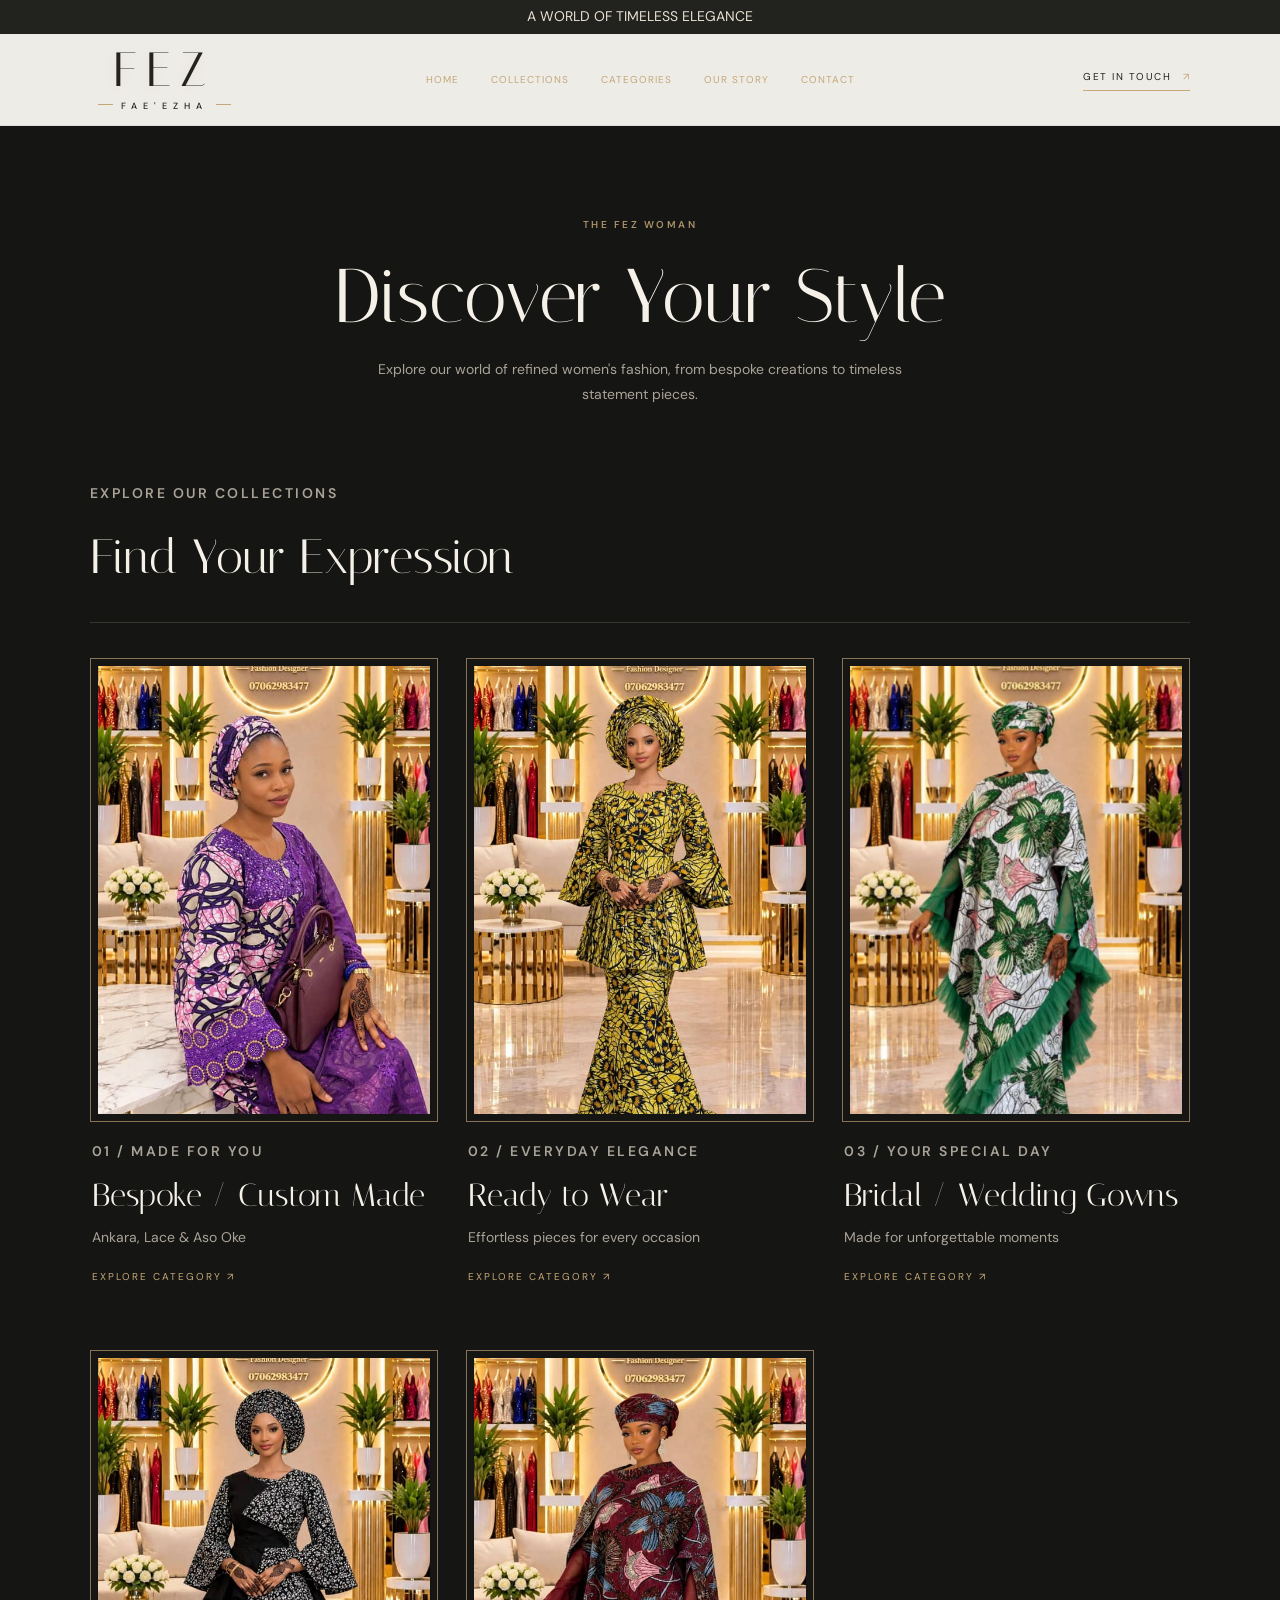
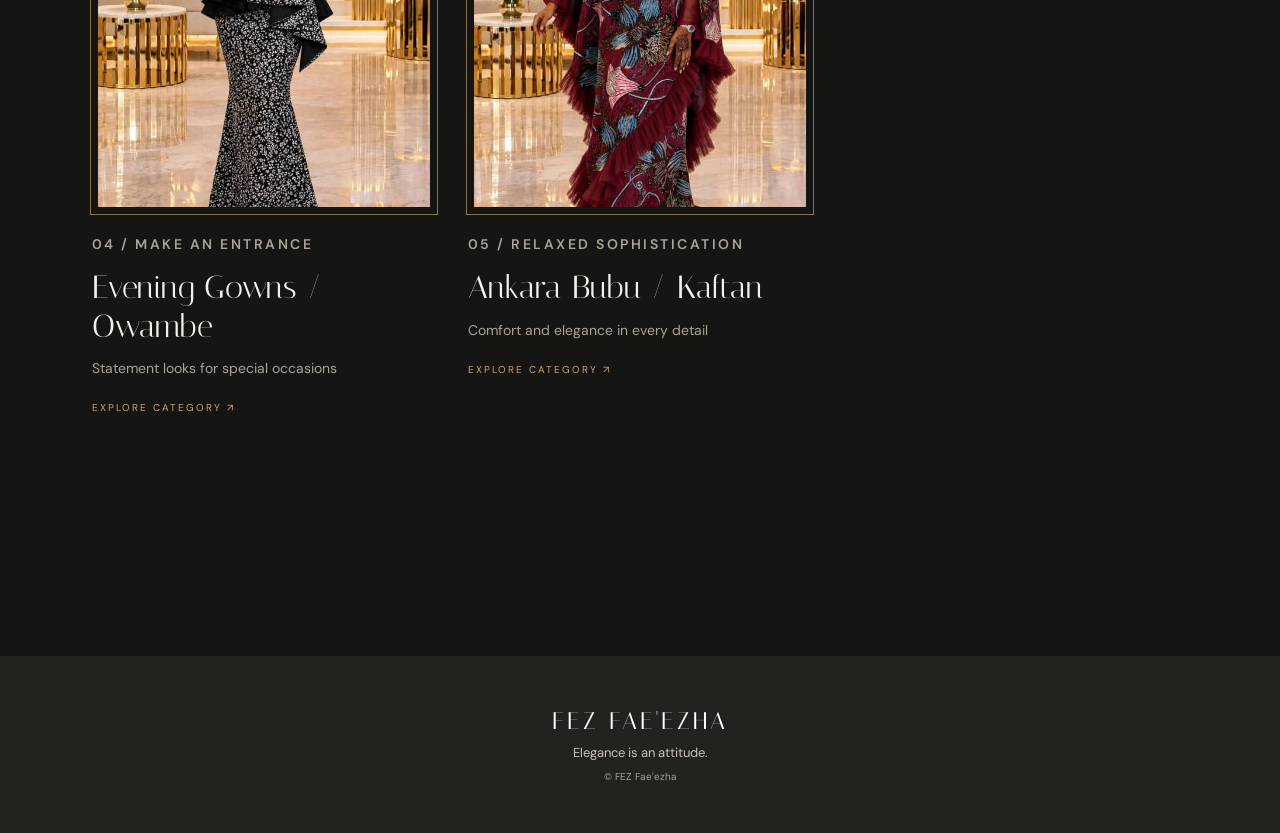
<file: categories.html>
<!DOCTYPE html>
<html lang="en">
<head>
    <meta charset="UTF-8">
    <meta name="viewport" content="width=device-width, initial-scale=1.0">
    <link rel="icon" type="image/jpeg" href="assets/brand/fez-logo.jpg">
    <title>Women's Categories | FEZ Fae'ezha</title>
    <link rel="preconnect" href="https://fonts.googleapis.com">
    <link href="https://fonts.googleapis.com/css2?family=DM+Sans:wght@400;500;600&family=Italiana&display=swap" rel="stylesheet">
    <link rel="stylesheet" href="css/style.css?v=3">
</head>
<body>

<div class="announcement-bar">A WORLD OF TIMELESS ELEGANCE</div>

<header class="header" id="header">
    <div class="header-inner">
        <button class="menu-toggle" id="menuToggle" aria-label="Open navigation" aria-expanded="false">
            <span></span><span></span>
        </button>
        <a href="index.html" class="brand">
            <span class="brand-name">FEZ</span>
            <span class="brand-subtitle">FAE'EZHA</span>
        </a>
        <nav class="navigation" id="navigation">
            <a href="index.html">Home</a>
            <a href="collections.html">Collections</a>
            <a href="categories.html">Categories</a>
            <a href="about.html">Our Story</a>
            <a href="contact.html">Contact</a>
        </nav>
        <a href="contact.html" class="header-cta">GET IN TOUCH <span>↗</span></a>
    </div>
</header>

<main class="inner-page">
    <section class="page-heading">
        <p class="eyebrow">THE FEZ WOMAN</p>
        <h1>Discover Your Style</h1>
        <p>Explore our world of refined women's fashion, from bespoke creations to timeless statement pieces.</p>
    </section>

    <section class="sample-section">
        <div class="sample-heading">
            <p class="eyebrow">EXPLORE OUR COLLECTIONS</p>
            <h2>Find Your Expression</h2>
        </div>

        <div class="page-grid">
            <a href="bespoke.html" class="page-card">
                <img src="assets/gallery/custom-design.jpg" alt="Bespoke and custom-made women's fashion">
                <div class="page-card-content">
                    <p class="eyebrow">01 / MADE FOR YOU</p>
                    <h3>Bespoke / Custom Made</h3>
                    <p>Ankara, Lace & Aso Oke</p>
                    <span>EXPLORE CATEGORY ↗</span>
                </div>
            </a>

            <a href="ready-to-wear.html" class="page-card">
                
                <img src="assets/gallery/custom-sample-2.jpg" alt="FEZ Nigerian fashion design">
                <div class="page-card-content">
                    <p class="eyebrow">02 / EVERYDAY ELEGANCE</p>
                    <h3>Ready to Wear</h3>
                    <p>Effortless pieces for every occasion</p>
                    <span>EXPLORE CATEGORY ↗</span>
                </div>
            </a>

            <a href="bridal.html" class="page-card">
                
                <img src="assets/hero/hero-image.jpg" alt="FEZ Nigerian fashion design">
                <div class="page-card-content">
                    <p class="eyebrow">03 / YOUR SPECIAL DAY</p>
                    <h3>Bridal / Wedding Gowns</h3>
                    <p>Made for unforgettable moments</p>
                    <span>EXPLORE CATEGORY ↗</span>
                </div>
            </a>

            <a href="evening-wear.html" class="page-card">
                
                <img src="assets/gallery/custom-sample-4.jpg" alt="FEZ Nigerian fashion design">
                <div class="page-card-content">
                    <p class="eyebrow">04 / MAKE AN ENTRANCE</p>
                    <h3>Evening Gowns / Owambe</h3>
                    <p>Statement looks for special occasions</p>
                    <span>EXPLORE CATEGORY ↗</span>
                </div>
            </a>

            <a href="ankara-kaftan.html" class="page-card">
                
                <img src="assets/gallery/custom-sample-6.jpg" alt="FEZ Nigerian fashion design">
                <div class="page-card-content">
                    <p class="eyebrow">05 / RELAXED SOPHISTICATION</p>
                    <h3>Ankara Bubu / Kaftan</h3>
                    <p>Comfort and elegance in every detail</p>
                    <span>EXPLORE CATEGORY ↗</span>
                </div>
            </a>
        </div>
    </section>
</main>

<footer class="page-footer">
    <a href="index.html">FEZ FAE'EZHA</a>
    <p>Elegance is an attitude.</p>
    <small>© <span class="year"></span> FEZ Fae'ezha</small>
</footer>

<script src="js/main.js"></script>
</body>
</html>
</file>
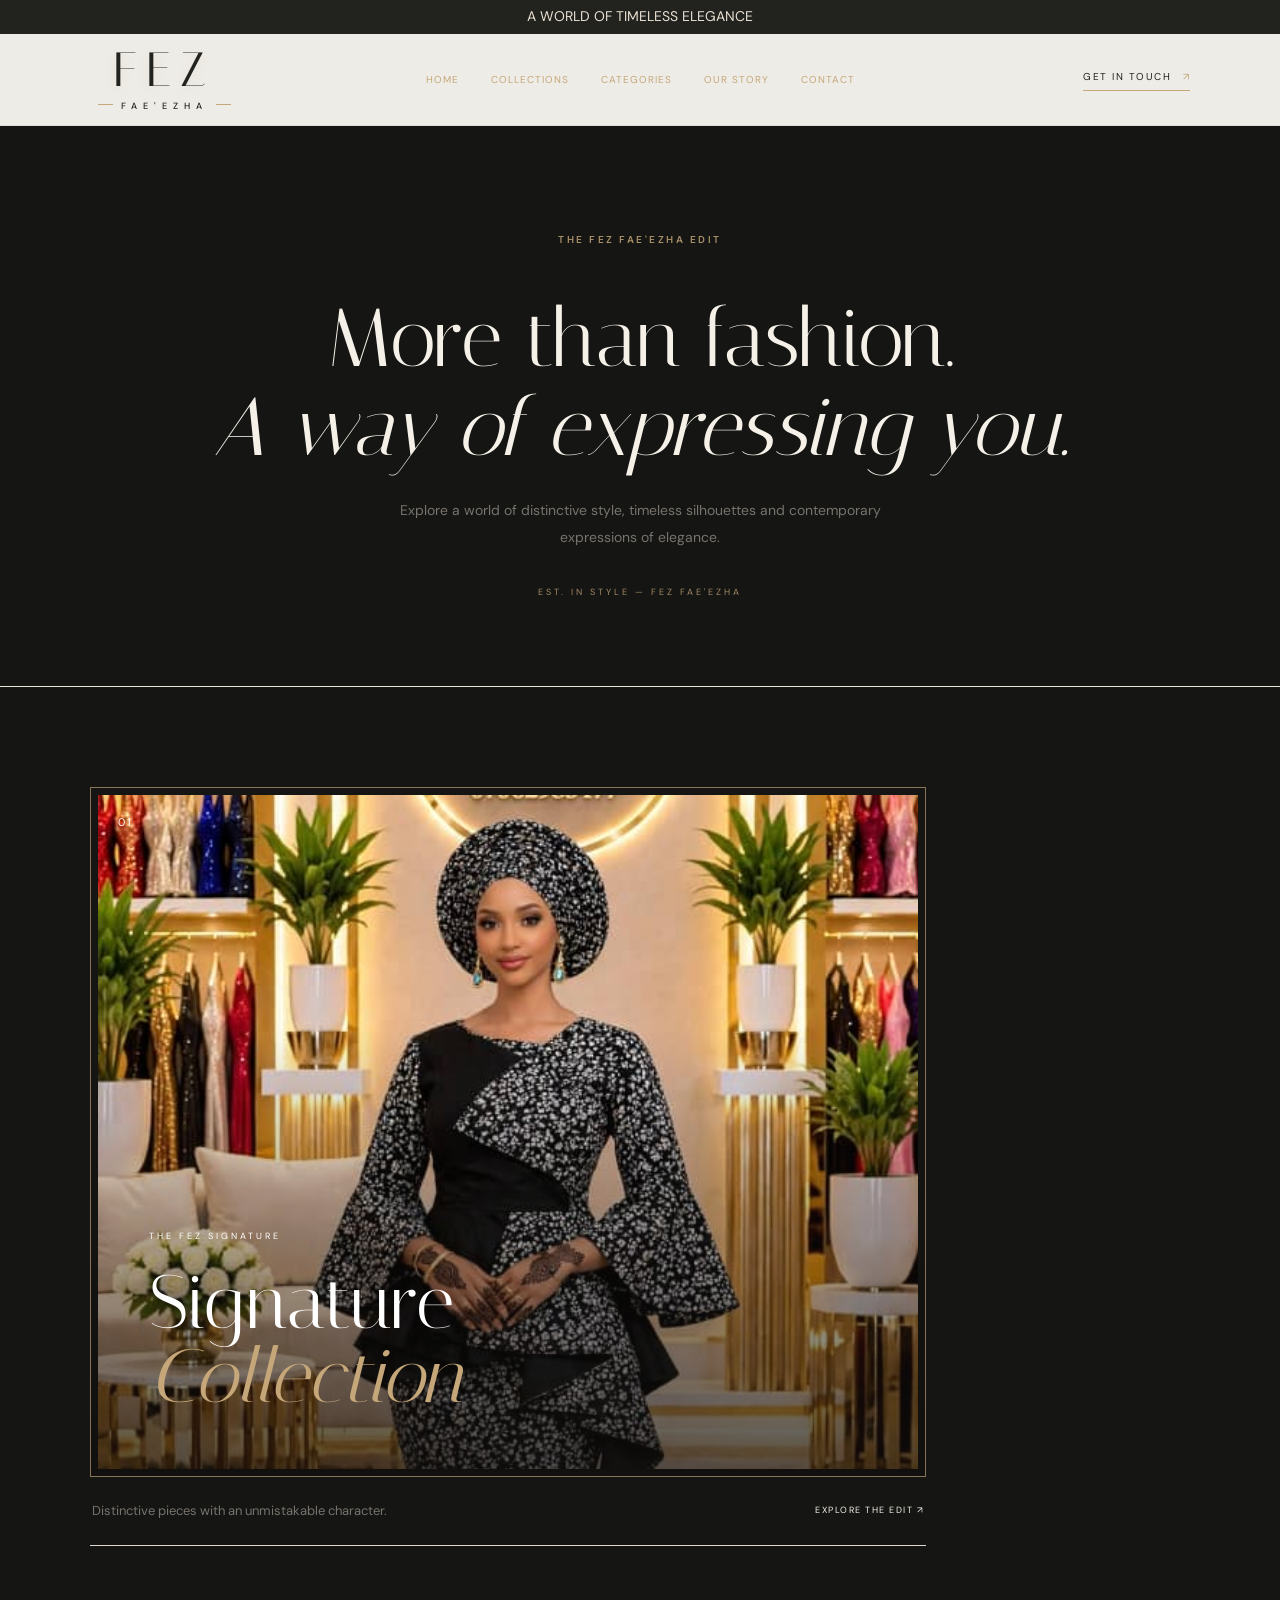
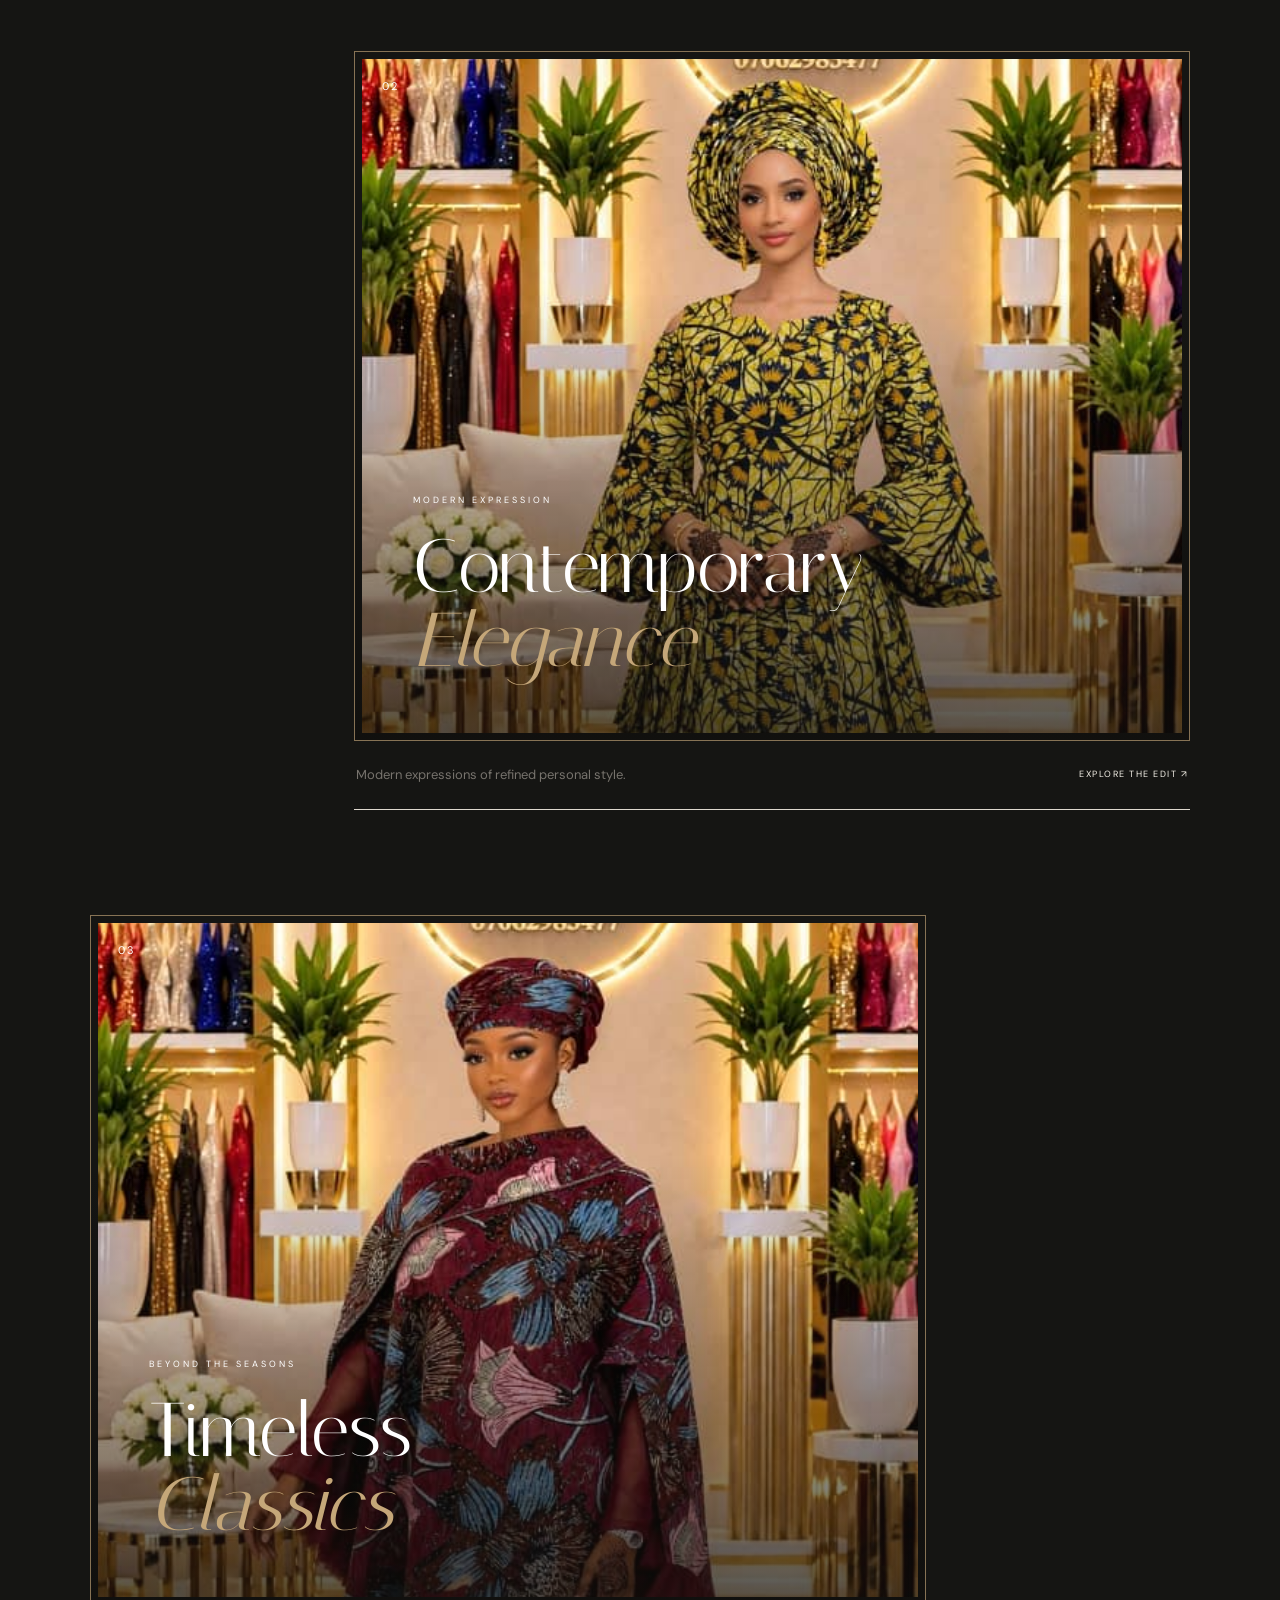
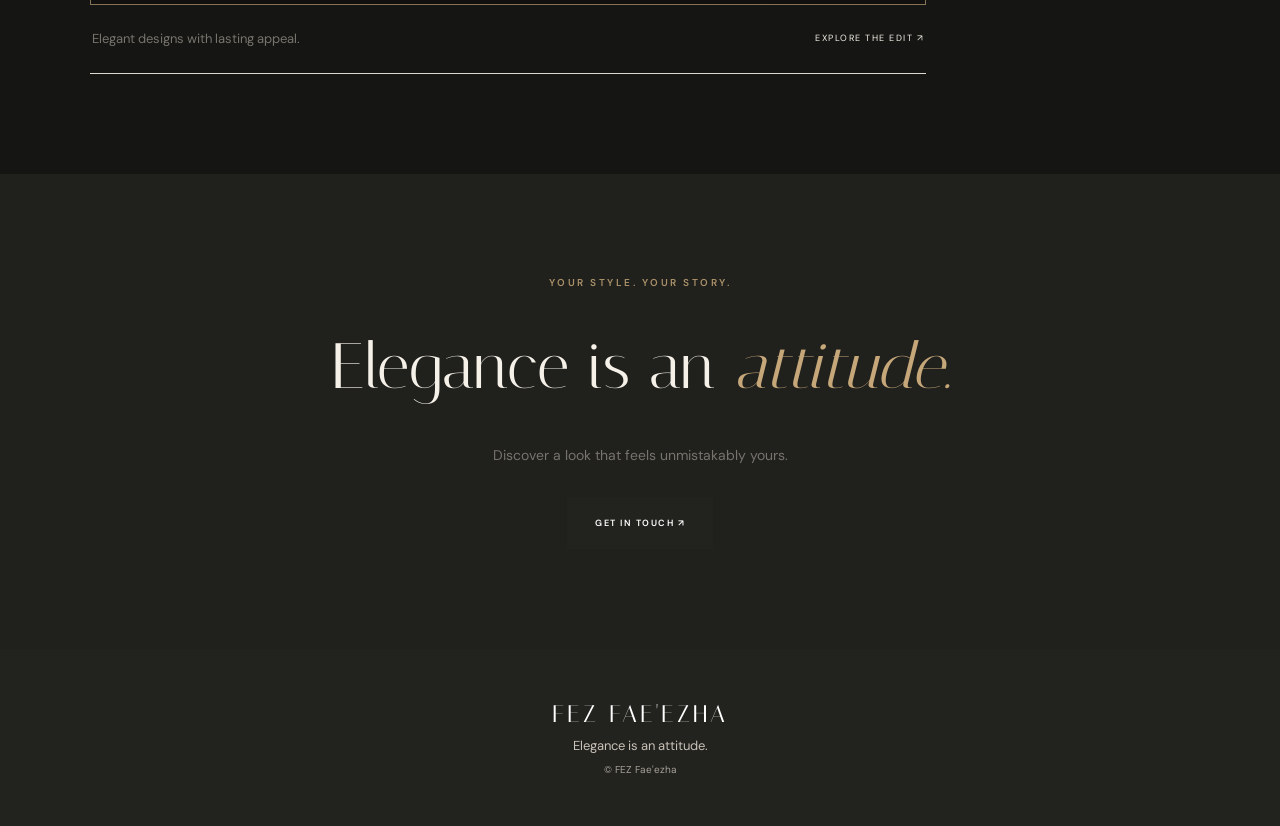
<file: collections.html>
<!DOCTYPE html>
<html lang="en">
<head>
    <meta charset="UTF-8">
    <meta name="viewport" content="width=device-width, initial-scale=1.0">
    <link rel="icon" type="image/jpeg" href="assets/brand/fez-logo.jpg">
    <title>Our Collections | FEZ Fae'ezha</title>
    <link rel="preconnect" href="https://fonts.googleapis.com">
    <link href="https://fonts.googleapis.com/css2?family=DM+Sans:wght@400;500;600&family=Italiana&display=swap" rel="stylesheet">
    <link rel="stylesheet" href="css/style.css?v=3">
</head>
<body>

    <div class="announcement-bar">A WORLD OF TIMELESS ELEGANCE</div>

    <header class="header" id="header">
    <div class="header-inner">
        <button class="menu-toggle" id="menuToggle" aria-label="Open navigation" aria-expanded="false">
            <span></span>
            <span></span>
        </button>
        <a href="index.html" class="brand">
            <span class="brand-name">FEZ</span>
            <span class="brand-subtitle">FAE'EZHA</span>
        </a>
        <nav class="navigation" id="navigation">
            <a href="index.html">Home</a>
            <a href="collections.html">Collections</a>
            <a href="categories.html">Categories</a>
            <a href="about.html">Our Story</a>
            <a href="contact.html">Contact</a>
        </nav>
        <a href="contact.html" class="header-cta">GET IN TOUCH <span>↗</span></a>
    </div>
</header>

    <main class="collections-page">

        <section class="collections-intro">
            <span class="eyebrow">THE FEZ FAE'EZHA EDIT</span>
            <h1>More than fashion.<br><em>A way of expressing you.</em></h1>
            <p>
                Explore a world of distinctive style, timeless silhouettes
                and contemporary expressions of elegance.
            </p>
            <span class="intro-index">EST. IN STYLE — FEZ FAE'EZHA</span>
        </section>

        <section class="editorial-collections">

            <article class="editorial-card">
                <div class="editorial-image">
                    <img src="assets/gallery/custom-sample-4.jpg" alt="Signature fashion collection">
                    <span class="editorial-number">01</span>
                    <div class="editorial-overlay">
                        <span>THE FEZ SIGNATURE</span>
                        <h2>Signature<br><em>Collection</em></h2>
                    </div>
                </div>
                <div class="editorial-caption">
                    <p>Distinctive pieces with an unmistakable character.</p>
                    <a href="bespoke.html">EXPLORE THE EDIT ↗</a>
                </div>
            </article>

            <article class="editorial-card editorial-offset">
                <div class="editorial-image">
                    <img src="assets/gallery/custom-sample-2.jpg" alt="FEZ contemporary Nigerian fashion design">
                    <span class="editorial-number">02</span>
                    <div class="editorial-overlay">
                        <span>MODERN EXPRESSION</span>
                        <h2>Contemporary<br><em>Elegance</em></h2>
                    </div>
                </div>
                <div class="editorial-caption">
                    <p>Modern expressions of refined personal style.</p>
                    <a href="ready-to-wear.html">EXPLORE THE EDIT ↗</a>
                </div>
            </article>

            <article class="editorial-card">
                <div class="editorial-image">
                    <img src="assets/gallery/custom-sample-6.jpg" alt="FEZ timeless Nigerian fashion design">
                    <span class="editorial-number">03</span>
                    <div class="editorial-overlay">
                        <span>BEYOND THE SEASONS</span>
                        <h2>Timeless<br><em>Classics</em></h2>
                    </div>
                </div>
                <div class="editorial-caption">
                    <p>Elegant designs with lasting appeal.</p>
                    <a href="evening-wear.html">EXPLORE THE EDIT ↗</a>
                </div>
            </article>

        </section>

        <section class="collections-ending">
            <span class="eyebrow">YOUR STYLE. YOUR STORY.</span>
            <h2>Elegance is an <em>attitude.</em></h2>
            <p>Discover a look that feels unmistakably yours.</p>
            <a href="contact.html" class="button button-dark">GET IN TOUCH ↗</a>
        </section>

    </main>

    <footer class="page-footer">
        <a href="index.html">FEZ FAE'EZHA</a>
        <p>Elegance is an attitude.</p>
        <small>© <span class="year"></span> FEZ Fae'ezha</small>
    </footer>

    <script src="js/main.js"></script>
</body>
</html>
</file>
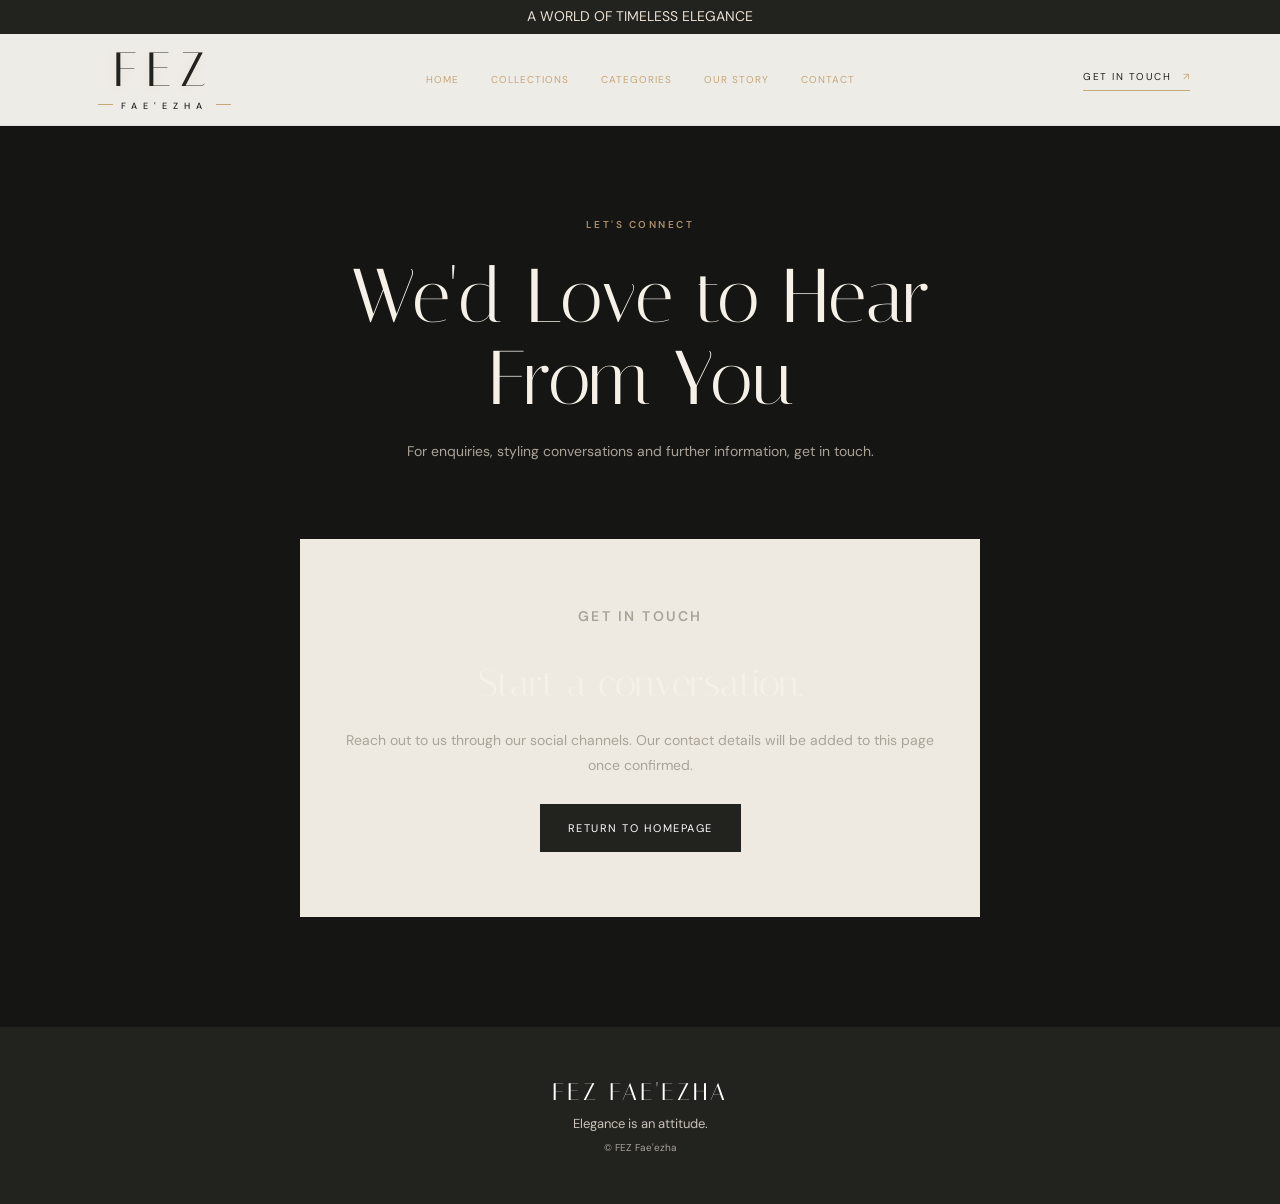
<file: contact.html>
<!DOCTYPE html>
<html lang="en">
<head>
    <meta charset="UTF-8">
    <meta name="viewport" content="width=device-width, initial-scale=1.0">
    <link rel="icon" type="image/jpeg" href="assets/brand/fez-logo.jpg">
    <title>Contact | FEZ Fae'ezha</title>
    <link href="https://fonts.googleapis.com/css2?family=DM+Sans:wght@400;500;600&family=Italiana&display=swap" rel="stylesheet">
    <link rel="stylesheet" href="css/style.css?v=3">
</head>
<body>
    <div class="announcement-bar">A WORLD OF TIMELESS ELEGANCE</div>
    <header class="header" id="header">
    <div class="header-inner">
        <button class="menu-toggle" id="menuToggle" aria-label="Open navigation" aria-expanded="false">
            <span></span><span></span>
        </button>
        <a href="index.html" class="brand">
            <span class="brand-name">FEZ</span>
            <span class="brand-subtitle">FAE'EZHA</span>
        </a>
        <nav class="navigation" id="navigation">
            <a href="index.html">Home</a>
            <a href="collections.html">Collections</a>
            <a href="categories.html">Categories</a>
            <a href="about.html">Our Story</a>
            <a href="contact.html">Contact</a>
        </nav>
        <a href="contact.html" class="header-cta">GET IN TOUCH <span>↗</span></a>
    </div>
</header>
    <main class="inner-page">
        <section class="page-heading">
            <p class="eyebrow">LET'S CONNECT</p>
            <h1>We'd Love to Hear From You</h1>
            <p>For enquiries, styling conversations and further information, get in touch.</p>
        </section>
        <section class="contact-panel">
            <p class="eyebrow">GET IN TOUCH</p>
            <h2>Start a conversation.</h2>
            <p>Reach out to us through our social channels. Our contact details will be added to this page once confirmed.</p>
            <a class="contact-button" href="index.html">Return to Homepage</a>
        </section>
    </main>
    <footer class="page-footer"><a href="index.html">FEZ FAE'EZHA</a><p>Elegance is an attitude.</p><small>© <span class="year"></span> FEZ Fae'ezha</small></footer>
    <script src="js/main.js"></script>
</body>
</html>
</file>
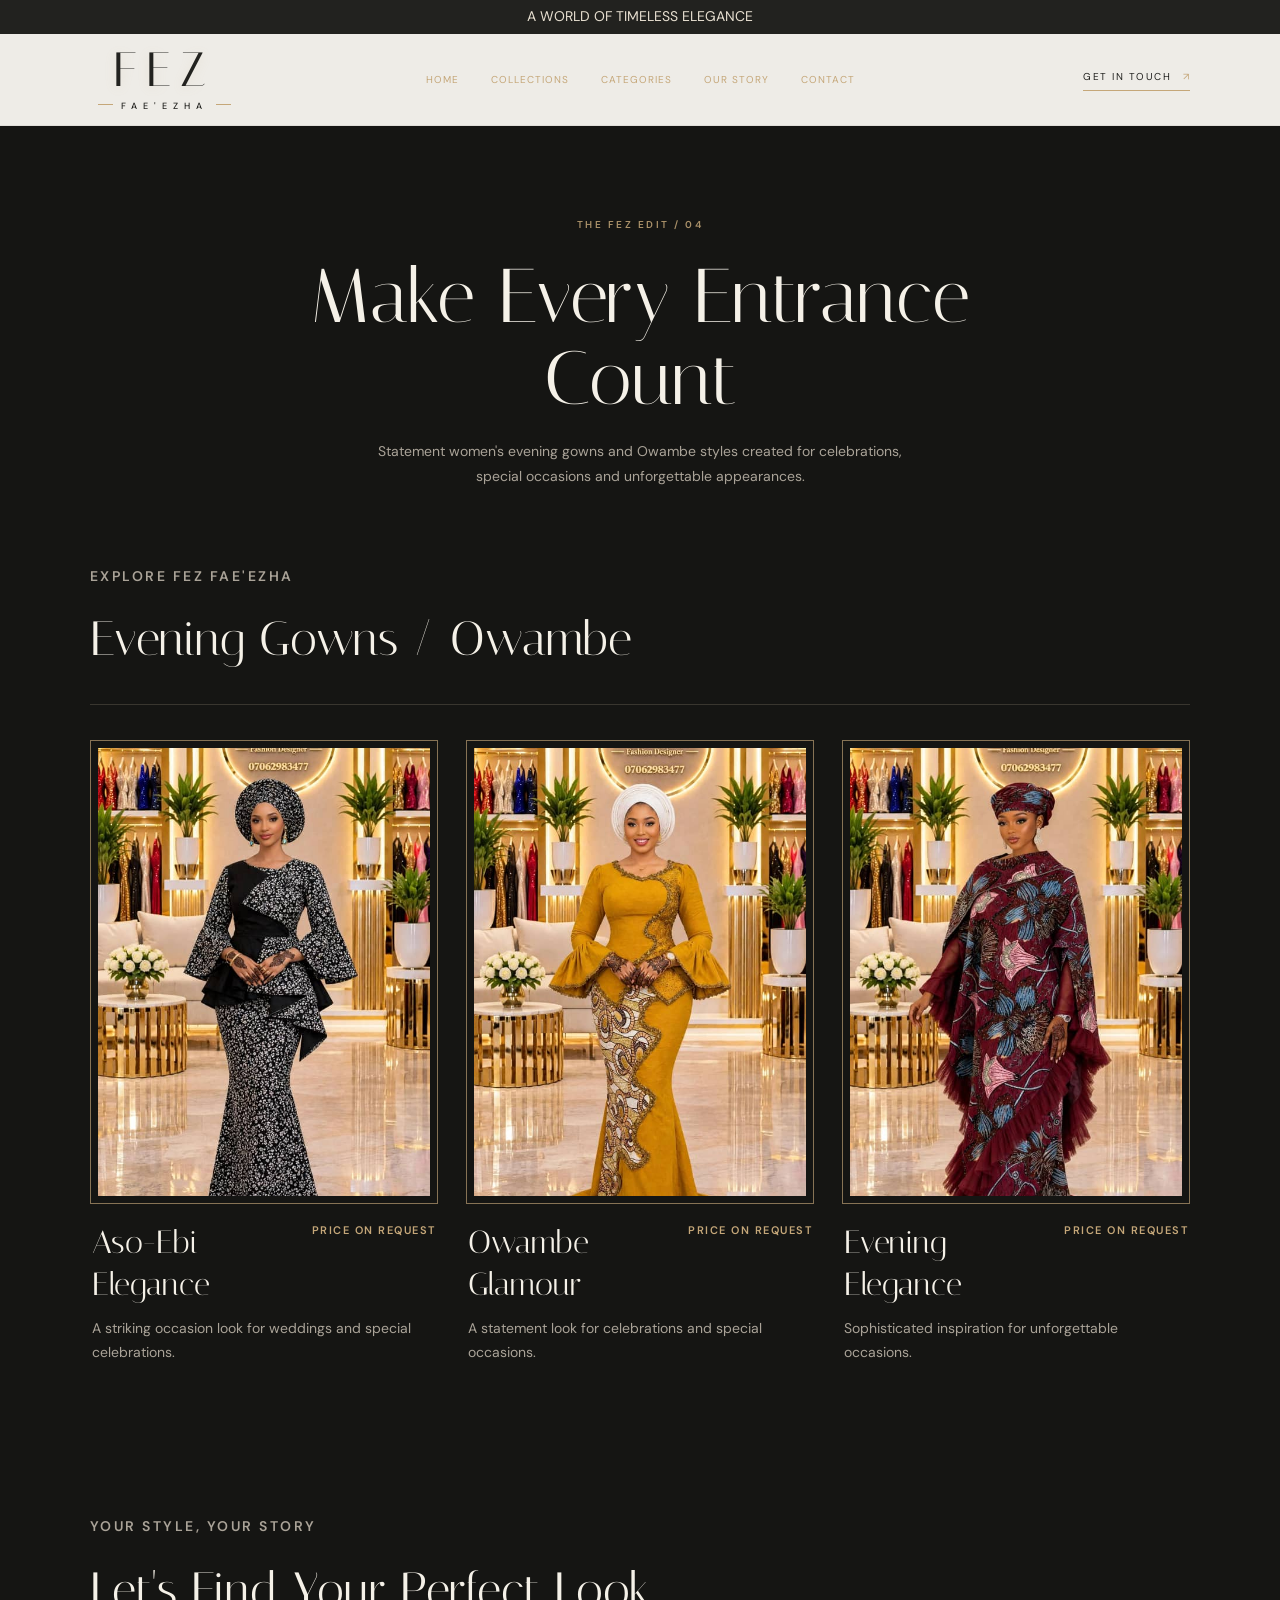
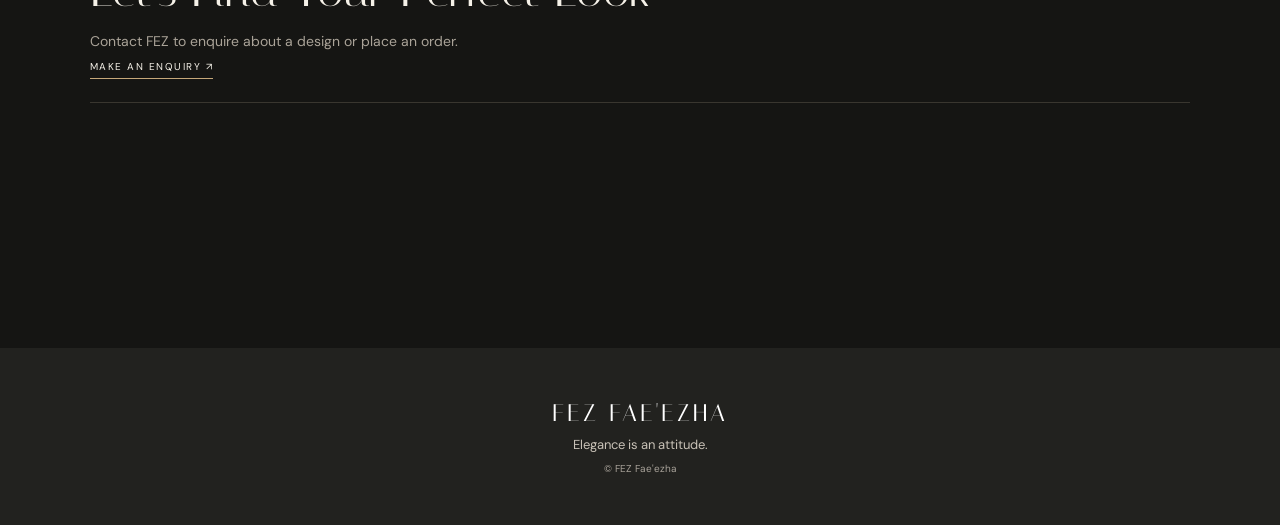
<file: evening-wear.html>
<!DOCTYPE html>
<html lang="en">
<head>
    <meta charset="UTF-8">
    <meta name="viewport" content="width=device-width, initial-scale=1.0">
    <link rel="icon" type="image/jpeg" href="assets/brand/fez-logo.jpg">
    <title>Evening Gowns / Owambe | FEZ Fae'ezha</title>
    <link rel="preconnect" href="https://fonts.googleapis.com">
    <link href="https://fonts.googleapis.com/css2?family=DM+Sans:wght@400;500;600&family=Italiana&display=swap" rel="stylesheet">
    <link rel="stylesheet" href="css/style.css?v=3">
</head>
<body>
<div class="announcement-bar">A WORLD OF TIMELESS ELEGANCE</div>
<header class="header" id="header">
    <div class="header-inner">
        <button class="menu-toggle" id="menuToggle" aria-label="Open navigation" aria-expanded="false"><span></span><span></span></button>
        <a href="index.html" class="brand"><span class="brand-name">FEZ</span><span class="brand-subtitle">FAE'EZHA</span></a>
        <nav class="navigation" id="navigation">
            <a href="index.html">Home</a><a href="collections.html">Collections</a><a href="categories.html">Categories</a><a href="about.html">Our Story</a><a href="contact.html">Contact</a>
        </nav>
        <a href="contact.html" class="header-cta">GET IN TOUCH <span>↗</span></a>
    </div>
</header>
<main class="inner-page">
    <section class="page-heading">
        <p class="eyebrow">THE FEZ EDIT / 04</p>
        <h1>Make Every Entrance Count</h1>
        <p>Statement women's evening gowns and Owambe styles created for celebrations, special occasions and unforgettable appearances.</p>
    </section>
    <section class="sample-section">
        <div class="sample-heading">
            <p class="eyebrow">EXPLORE FEZ FAE'EZHA</p>
            <h2>Evening Gowns / Owambe</h2>
        </div>
        <div class="page-grid">
            <article class="page-card">
                <img src="assets/gallery/custom-sample-4.jpg" alt="FEZ Nigerian fashion design">

                
                <div class="page-card-content">
                    <div class="page-card-meta">
                        <h3>Aso-Ebi Elegance</h3>
                        <span class="price-tag">PRICE ON REQUEST</span>
                    </div>
                    <p>A striking occasion look for weddings and special celebrations.</p>
                </div>
            </article>
            <article class="page-card">
                <img src="assets/gallery/custom-sample-5.jpg" alt="FEZ Nigerian fashion design">

                
                <div class="page-card-content">
                    <div class="page-card-meta">
                        <h3>Owambe Glamour</h3>
                        <span class="price-tag">PRICE ON REQUEST</span>
                    </div>
                    <p>A statement look for celebrations and special occasions.</p>
                </div>
            </article>
            <article class="page-card">
                <img src="assets/gallery/custom-sample-6.jpg" alt="FEZ Nigerian fashion design">

                
                <div class="page-card-content">
                    <div class="page-card-meta">
                        <h3>Evening Elegance</h3>
                        <span class="price-tag">PRICE ON REQUEST</span>
                    </div>
                    <p>Sophisticated inspiration for unforgettable occasions.</p>
                </div>
            </article>
        </div>
    </section>
    <section class="sample-section">
        <div class="sample-heading">
            <p class="eyebrow">YOUR STYLE, YOUR STORY</p>
            <h2>Let's Find Your Perfect Look</h2>
            <p>Contact FEZ to enquire about a design or place an order.</p>
            <a href="contact.html" class="header-cta">MAKE AN ENQUIRY ↗</a>
        </div>
    </section>
</main>
<footer class="page-footer">
    <a href="index.html">FEZ FAE'EZHA</a>
    <p>Elegance is an attitude.</p>
    <small>© <span class="year"></span> FEZ Fae'ezha</small>
</footer>
<script src="js/main.js"></script>
</body>
</html>
</file>
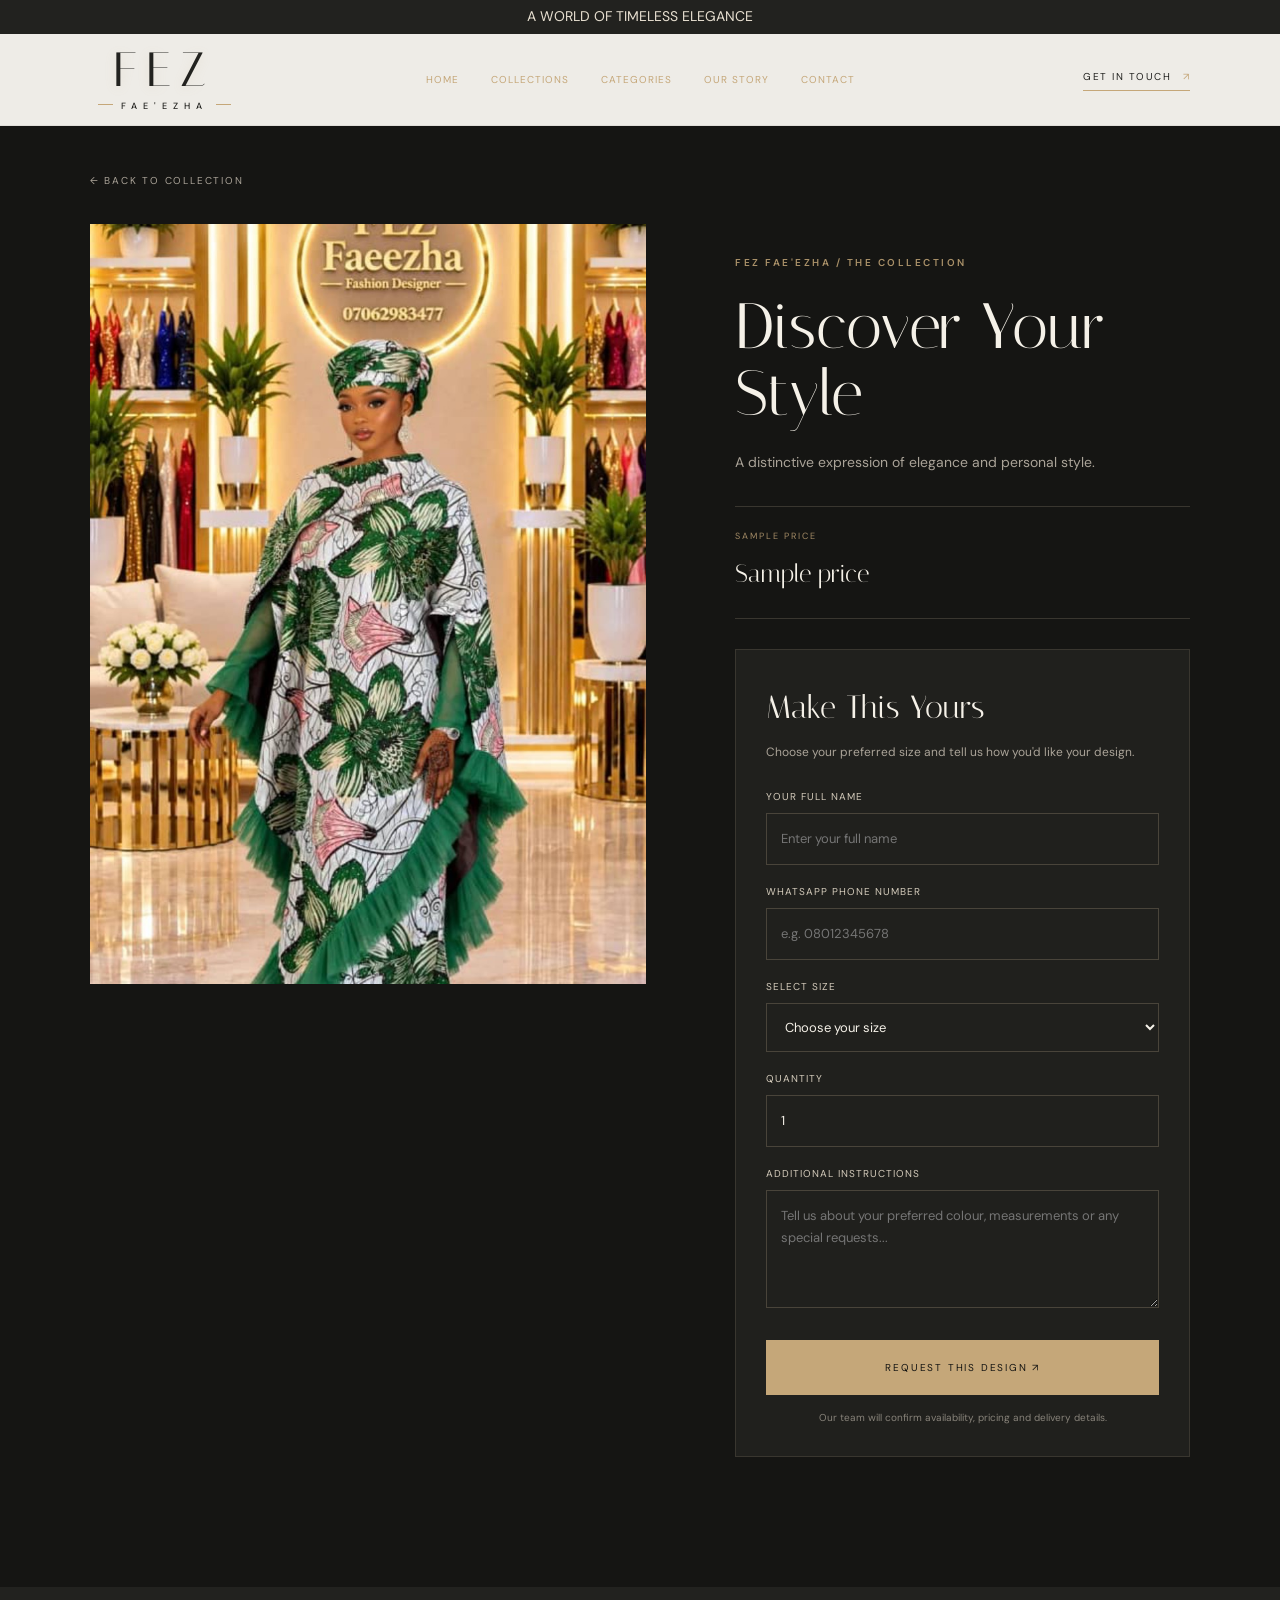
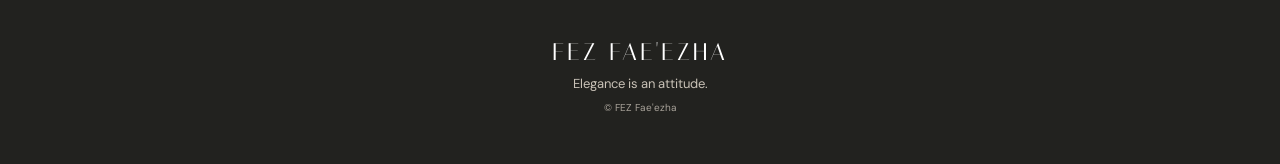
<file: product.html>
<!DOCTYPE html>
<html lang="en">
<head>
    <meta charset="UTF-8">
    <meta name="viewport" content="width=device-width, initial-scale=1.0">
    <title>Product Details | FEZ Fae'ezha</title>
    <link rel="preconnect" href="https://fonts.googleapis.com">
    <link href="https://fonts.googleapis.com/css2?family=DM+Sans:wght@400;500;600&family=Italiana&display=swap" rel="stylesheet">
    <link rel="stylesheet" href="css/style.css">
</head>
<body>

    <div class="announcement-bar">A WORLD OF TIMELESS ELEGANCE</div>

    <header class="header" id="header">
        <div class="header-inner">
            <button class="menu-toggle" id="menuToggle" aria-label="Open navigation" aria-expanded="false">
                <span></span><span></span>
            </button>
            <a href="index.html" class="brand">
                <span class="brand-name">FEZ</span>
                <span class="brand-subtitle">FAE'EZHA</span>
            </a>
            <nav class="navigation" id="navigation">
                <a href="index.html">Home</a>
                <a href="collections.html">Collections</a>
                <a href="categories.html">Categories</a>
                <a href="about.html">Our Story</a>
                <a href="contact.html">Contact</a>
            </nav>
            <a href="contact.html" class="header-cta">GET IN TOUCH <span>↗</span></a>
        </div>
    </header>

    <main class="product-page">
        <a href="javascript:history.back()" class="product-back">← BACK TO COLLECTION</a>

        <section class="product-layout">
            <div class="product-photo">
                <img id="productImage" src="assets/hero/hero-image.jpg" alt="FEZ fashion design">
            </div>

            <div class="product-information">
                <span class="eyebrow">FEZ FAE'EZHA / THE COLLECTION</span>
                <h1 id="productName">Discover Your Style</h1>
                <p id="productDescription" class="product-description">
                    A distinctive expression of elegance and personal style.
                </p>

                <div class="product-price">
                    <span>SAMPLE PRICE</span>
                    <strong id="productPrice">Price on Request</strong>
                </div>

                <form id="orderForm" class="order-card">
                    <h2>Make This Yours</h2>
                    <p>Choose your preferred size and tell us how you'd like your design.</p>

                    <label for="customerName">Your Full Name</label>
                    <input type="text" id="customerName" name="customerName"
                           placeholder="Enter your full name" autocomplete="name" required>

                    <label for="customerPhone">WhatsApp Phone Number</label>
                    <input type="tel" id="customerPhone" name="customerPhone"
                           placeholder="e.g. 08012345678" autocomplete="tel" required>

                    <label for="productSize">Select Size</label>
                    <select id="productSize" required>
                        <option value="">Choose your size</option>
                        <option>XS</option>
                        <option>S</option>
                        <option>M</option>
                        <option>L</option>
                        <option>XL</option>
                        <option>XXL</option>
                        <option>Custom Measurements</option>
                    </select>

                    <label for="productQuantity">Quantity</label>
                    <input type="number" id="productQuantity" min="1" max="20" value="1" required>

                    <label for="orderNotes">Additional Instructions</label>
                    <textarea id="orderNotes" rows="4" placeholder="Tell us about your preferred colour, measurements or any special requests..."></textarea>

                    <button type="submit" class="order-submit">REQUEST THIS DESIGN ↗</button>
                    <small class="order-note">Our team will confirm availability, pricing and delivery details.</small>
                </form>
            </div>
        </section>
    </main>

    <footer class="page-footer">
        <a href="index.html">FEZ FAE'EZHA</a>
        <p>Elegance is an attitude.</p>
        <small>© <span class="year"></span> FEZ Fae'ezha</small>
    </footer>

    <script src="js/main.js"></script>
    <script src="js/product.js"></script>
</body>
</html>
</file>
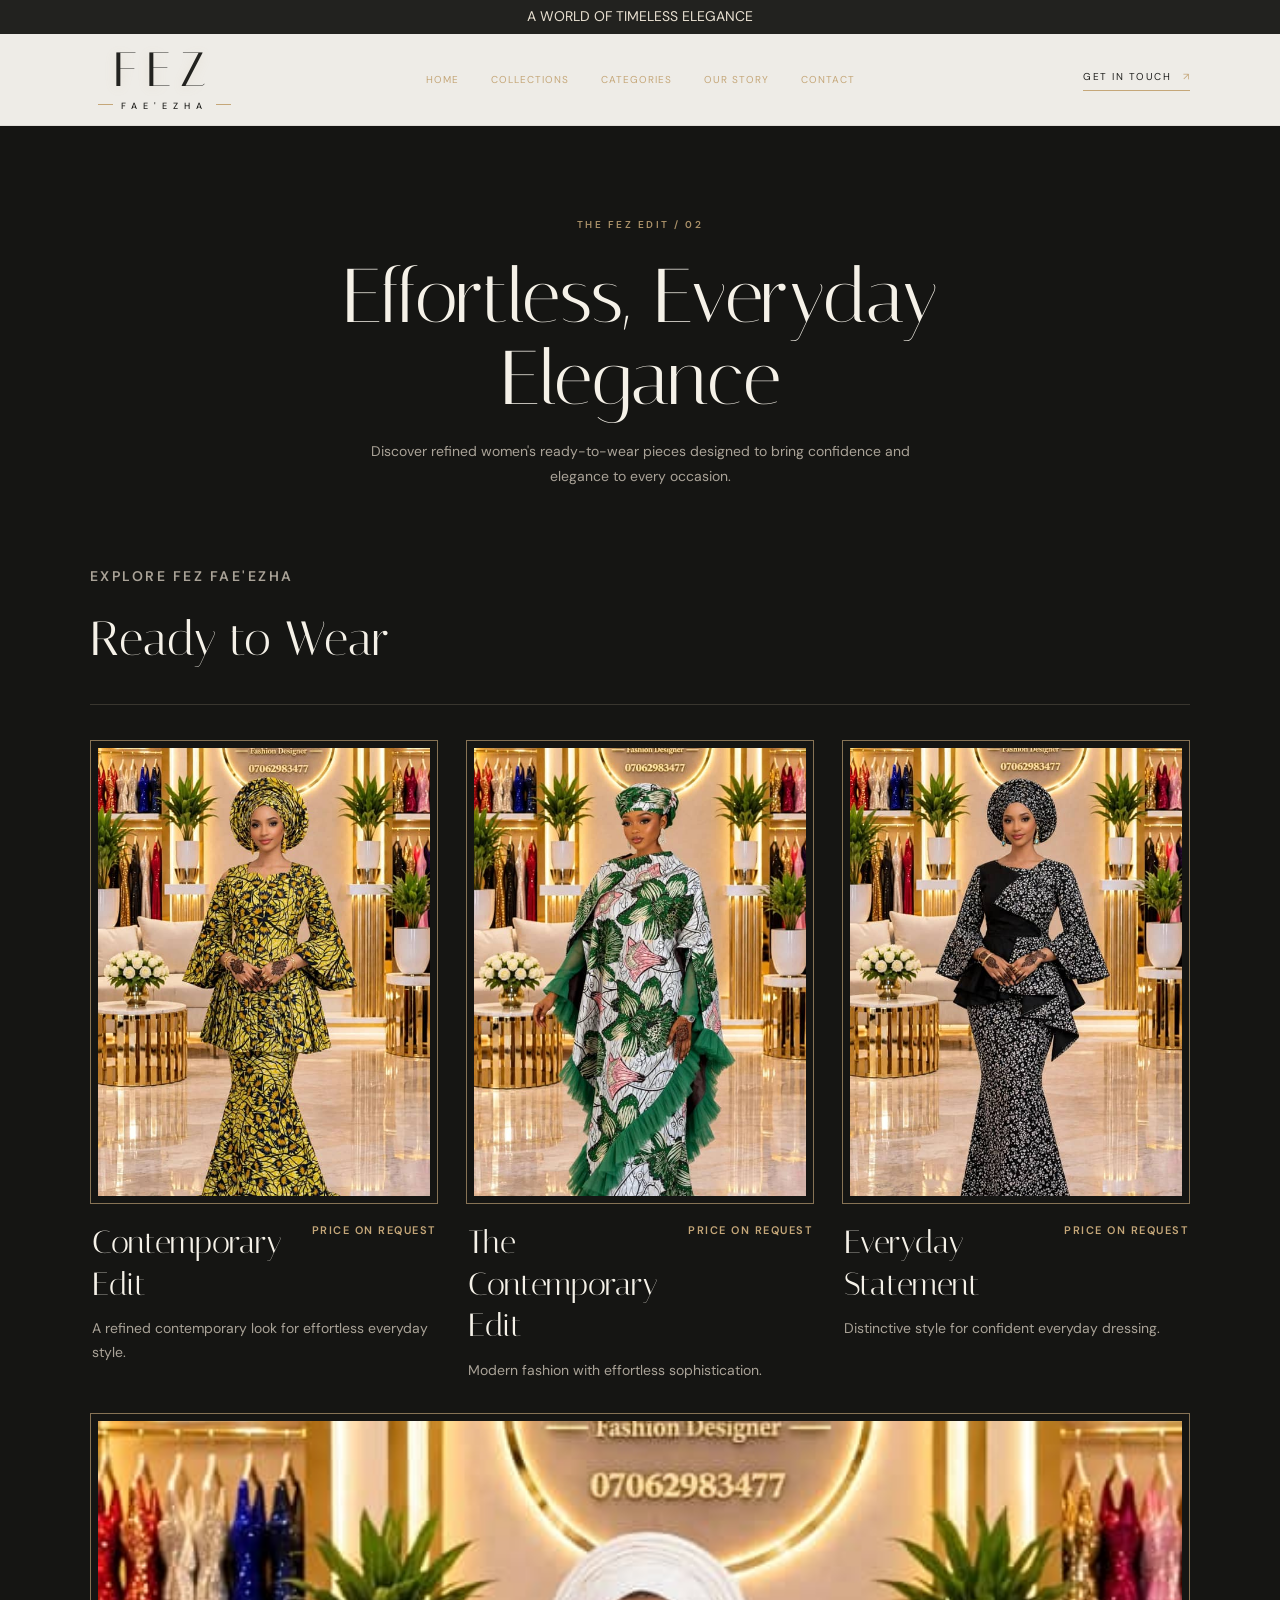
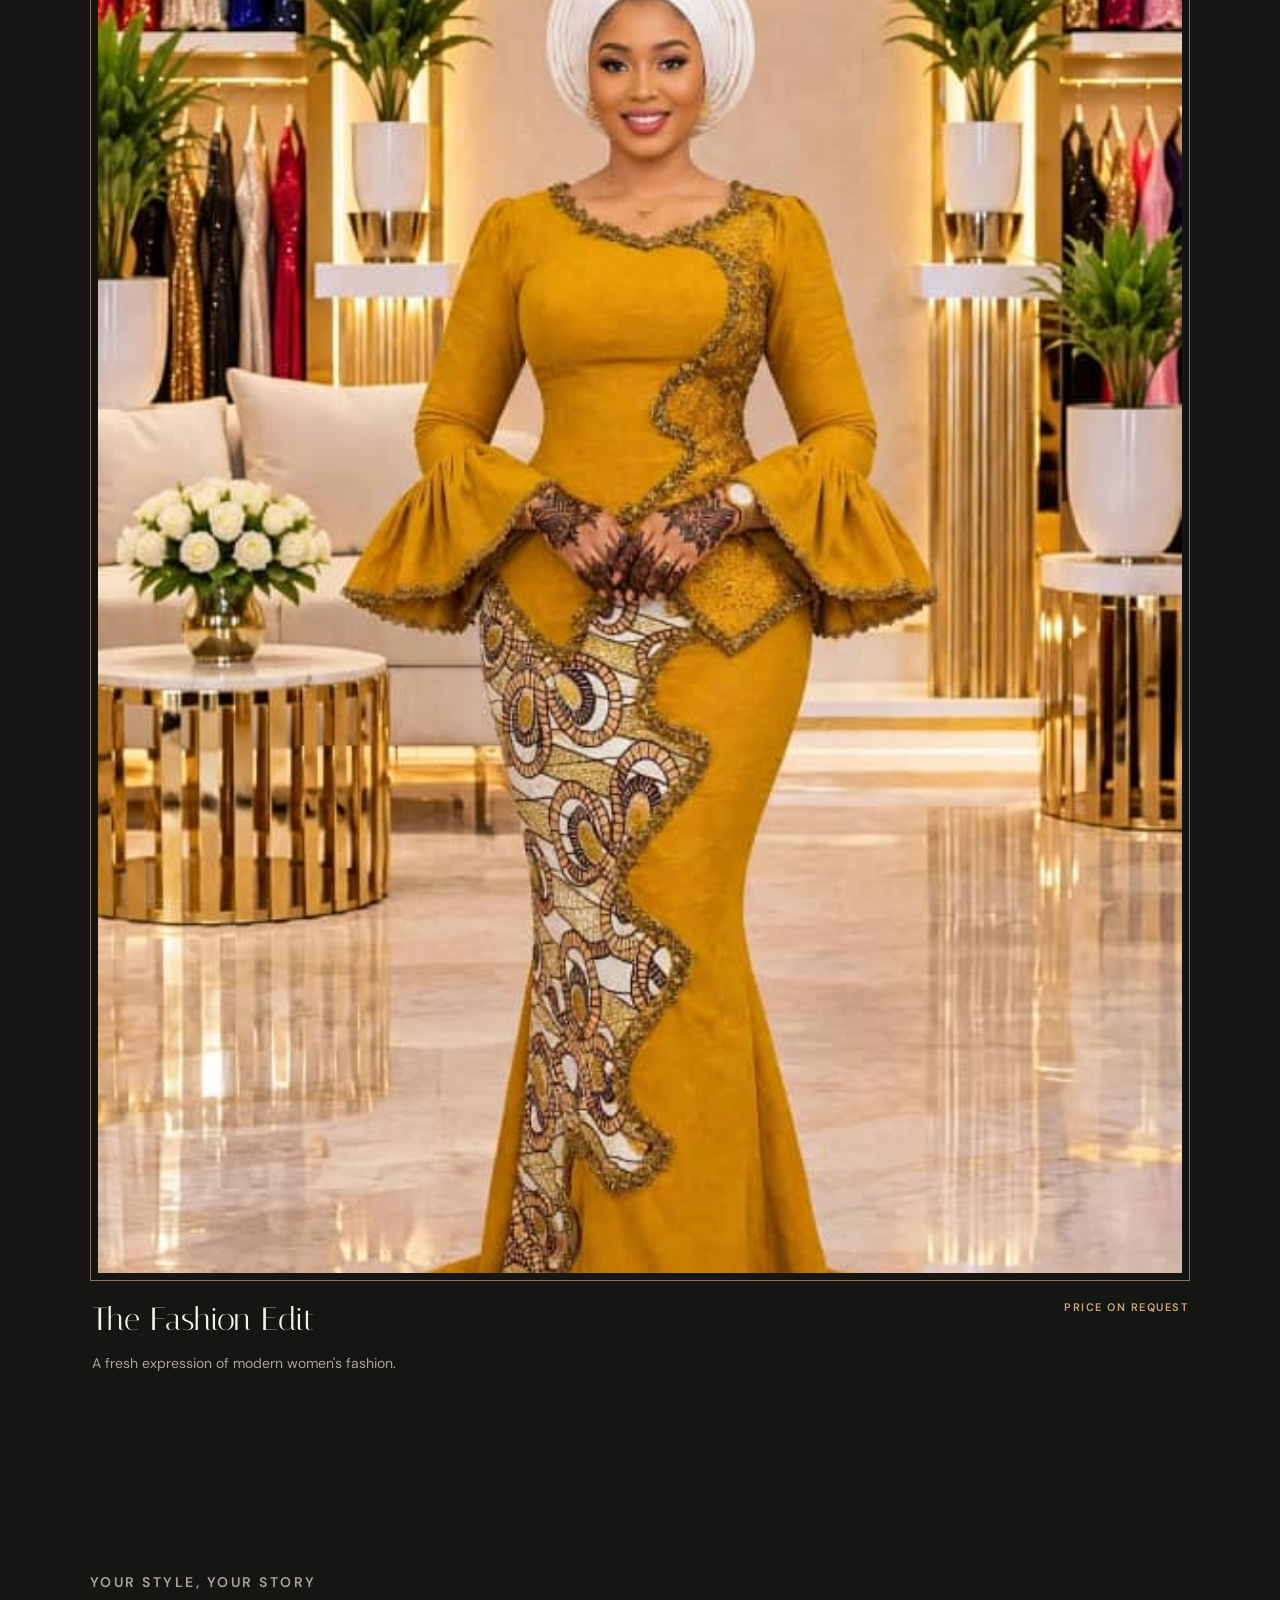
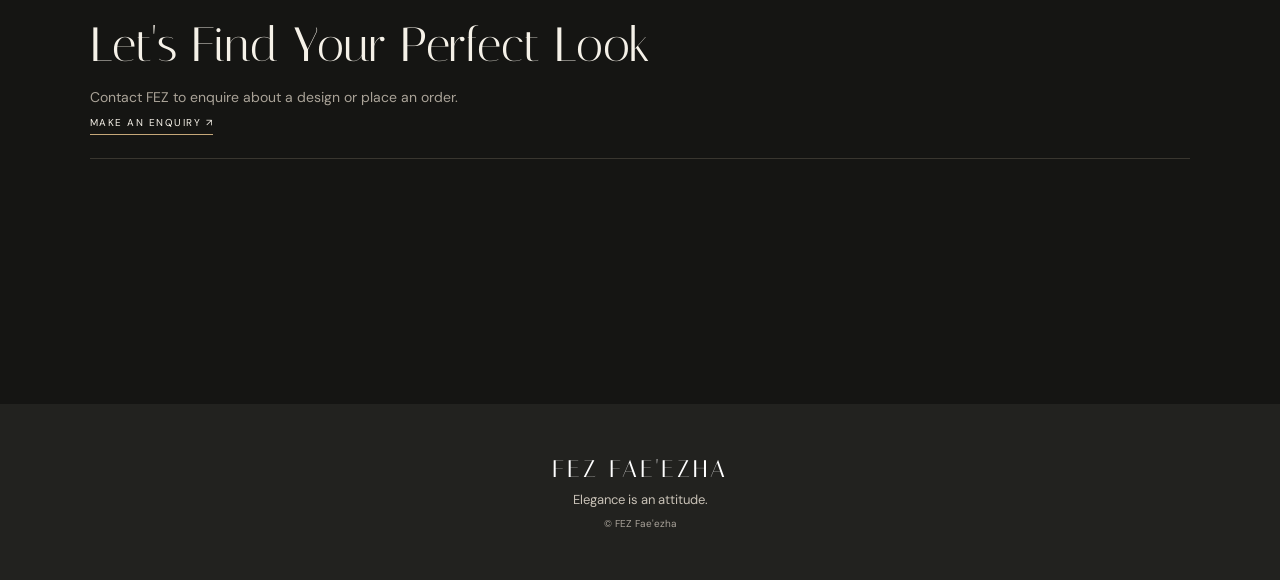
<file: ready-to-wear.html>
<!DOCTYPE html>
<html lang="en">
<head>
    <meta charset="UTF-8">
    <meta name="viewport" content="width=device-width, initial-scale=1.0">
    <link rel="icon" type="image/jpeg" href="assets/brand/fez-logo.jpg">
    <title>Ready to Wear | FEZ Fae'ezha</title>
    <link rel="preconnect" href="https://fonts.googleapis.com">
    <link href="https://fonts.googleapis.com/css2?family=DM+Sans:wght@400;500;600&family=Italiana&display=swap" rel="stylesheet">
    <link rel="stylesheet" href="css/style.css?v=3">
</head>
<body>
<div class="announcement-bar">A WORLD OF TIMELESS ELEGANCE</div>
<header class="header" id="header">
    <div class="header-inner">
        <button class="menu-toggle" id="menuToggle" aria-label="Open navigation" aria-expanded="false"><span></span><span></span></button>
        <a href="index.html" class="brand"><span class="brand-name">FEZ</span><span class="brand-subtitle">FAE'EZHA</span></a>
        <nav class="navigation" id="navigation">
            <a href="index.html">Home</a><a href="collections.html">Collections</a><a href="categories.html">Categories</a><a href="about.html">Our Story</a><a href="contact.html">Contact</a>
        </nav>
        <a href="contact.html" class="header-cta">GET IN TOUCH <span>↗</span></a>
    </div>
</header>
<main class="inner-page">
    <section class="page-heading">
        <p class="eyebrow">THE FEZ EDIT / 02</p>
        <h1>Effortless, Everyday Elegance</h1>
        <p>Discover refined women's ready-to-wear pieces designed to bring confidence and elegance to every occasion.</p>
    </section>
    <section class="sample-section">
        <div class="sample-heading">
            <p class="eyebrow">EXPLORE FEZ FAE'EZHA</p>
            <h2>Ready to Wear</h2>
        </div>
        <div class="page-grid">
            <article class="page-card">
                <img src="assets/gallery/custom-sample-2.jpg" alt="FEZ Nigerian fashion design">

                
                <div class="page-card-content">
                    <div class="page-card-meta">
                        <h3>Contemporary Edit</h3>
                        <span class="price-tag">PRICE ON REQUEST</span>
                    </div>
                    <p>A refined contemporary look for effortless everyday style.</p>
                </div>
            </article>
            <article class="page-card">
                <img src="assets/gallery/custom-sample-3.jpg" alt="FEZ Nigerian fashion design">

                
                <div class="page-card-content">
                    <div class="page-card-meta">
                        <h3>The Contemporary Edit</h3>
                        <span class="price-tag">PRICE ON REQUEST</span>
                    </div>
                    <p>Modern fashion with effortless sophistication.</p>
                </div>
            </article>
            <article class="page-card">
                <img src="assets/gallery/custom-sample-4.jpg" alt="FEZ Nigerian fashion design">

                
                <div class="page-card-content">
                    <div class="page-card-meta">
                        <h3>Everyday Statement</h3>
                        <span class="price-tag">PRICE ON REQUEST</span>
                    </div>
                    <p>Distinctive style for confident everyday dressing.</p>
                </div>
                </article>
        </div>
            <article class="page-card">
                <img src="assets/gallery/custom-sample-5.jpg" alt="FEZ Nigerian fashion design">

                
                <div class="page-card-content">
                    <div class="page-card-meta">
                        <h3>The Fashion Edit</h3>
                        <span class="price-tag">PRICE ON REQUEST</span>
                    </div>
                    <p>A fresh expression of modern women's fashion.</p>
                </div>
                </article>
        </div>
    </section>
    <section class="sample-section">
        <div class="sample-heading">
            <p class="eyebrow">YOUR STYLE, YOUR STORY</p>
            <h2>Let's Find Your Perfect Look</h2>
            <p>Contact FEZ to enquire about a design or place an order.</p>
            <a href="contact.html" class="header-cta">MAKE AN ENQUIRY ↗</a>
        </div>
    </section>
</main>
<footer class="page-footer">
    <a href="index.html">FEZ FAE'EZHA</a>
    <p>Elegance is an attitude.</p>
    <small>© <span class="year"></span> FEZ Fae'ezha</small>
</footer>
<script src="js/main.js"></script>
</body>
</html>
</file>
<file: css/style.css>
/* =========================================
   FEZ FAE'EZHA — LUXURY FASHION HOUSE
   ========================================= */

:root {
    --ivory: #151513;
    --cream: #20201d;
    --white: #f5f1e8;
    --black: #22221f;
    --charcoal: #0d0d0c;
    --gold: #c5a779;
    --muted: #aaa398;
    --border: #39362f;

    --heading: 'Italiana', Georgia, serif;
    --body: 'DM Sans', sans-serif;

    --container: 1440px;
    --padding: clamp(24px, 7vw, 110px);
}

* {
    margin: 0;
    padding: 0;
    box-sizing: border-box;
}

html {
    scroll-behavior: smooth;
    scroll-padding-top: 100px;
}

body {
    background: var(--ivory);
    color: var(--white);
    font-family: var(--body);
    font-size: 14px;
    line-height: 1.7;
    overflow-x: hidden;
}

a {
    color: inherit;
    text-decoration: none;
}

button {
    font: inherit;
}

img {
    display: block;
    width: 100%;
    height: 100%;
    object-fit: cover;
}

::selection {
    background: var(--gold);
    color: white;
}


/* =========================================
   ANNOUNCEMENT BAR
   ========================================= */

.announcement-bar {
    height: 34px;
    display: flex;
    align-items: center;
    justify-content: center;
    background: var(--black);
    color: #e8e0d1;
    text-align: center;
    padding: 0 15px;
}

.announcement-bar p {
    font-size: 9px;
    letter-spacing: 2.5px;
    font-weight: 500;
}


/* =========================================
   HEADER
   ========================================= */

.header {
    position: sticky;
    top: 0;
    z-index: 1000;
    color: #22221f;
    background: rgba(248, 246, 241, 0.96);
    backdrop-filter: blur(15px);
    border-bottom: 1px solid rgba(0, 0, 0, 0.06);
}

.header .brand,
.header .brand-name,
.header .brand-subtitle,
.header .header-cta {
    color: #22221f;
}

.header .navigation a {
    color: var(--gold);
}

.header-inner {
    max-width: var(--container);
    min-height: 91px;
    margin: auto;
    padding: 0 var(--padding);
    display: grid;
    grid-template-columns: 1fr auto 1fr;
    align-items: center;
}

.brand {
    display: flex;
    flex-direction: column;
    width: fit-content;
    line-height: 1;
    align-items: center;
}


.brand-name {
    font-family: var(--heading);
    font-size: 48px;
    font-weight: 400;
    letter-spacing: 9px;
    line-height: 0.9;
    color: var(--gold);
    text-shadow: 0 2px 12px rgba(197, 167, 121, 0.16);
}

.brand-subtitle {
    font-family: var(--body);
    font-size: 9px;
    font-weight: 500;
    letter-spacing: 6px;
    margin-top: 10px;
    color: var(--gold);
    position: relative;
}

.brand-subtitle::before,
.brand-subtitle::after {
    content: "";
    display: inline-block;
    width: 15px;
    height: 1px;
    background: var(--gold);
    vertical-align: middle;
    margin: 0 8px 3px;
}

.navigation {
    display: flex;
    align-items: center;
    gap: clamp(18px, 2.5vw, 38px);
}

.navigation a {
    font-size: 10px;
    letter-spacing: 1px;
    text-transform: uppercase;
    position: relative;
    transition: color 0.3s ease;
}

.navigation a::after {
    content: "";
    position: absolute;
    width: 0;
    height: 1px;
    left: 0;
    bottom: -7px;
    background: var(--gold);
    transition: width 0.3s ease;
}

.navigation a:hover {
    color: var(--gold);
}

.navigation a:hover::after {
    width: 100%;
}

.header-cta {
    justify-self: end;
    font-size: 10px;
    letter-spacing: 1.5px;
    border-bottom: 1px solid var(--gold);
    padding-bottom: 5px;
    transition: color 0.3s;
}

.header-cta span {
    color: var(--gold);
    margin-left: 7px;
}

.header-cta:hover {
    color: var(--gold);
}

.menu-toggle {
    display: none;
}


/* =========================================
   HERO SECTION
   ========================================= */

.hero {
    height: min(850px, 85vw);
    min-height: 650px;
    position: relative;
    display: flex;
    align-items: center;
    overflow: hidden;
    background: #aaa093;
    color: white;
}

.hero-image,
.hero-overlay {
    position: absolute;
    inset: 0;
}

.hero-image img {
    object-fit: cover;
    object-position: center 35%;
}

.hero-overlay {
    background:
        linear-gradient(
            90deg,
            rgba(24, 22, 19, 0.72) 0%,
            rgba(24, 22, 19, 0.42) 48%,
            rgba(24, 22, 19, 0.05) 100%
        );
}

.hero-content {
    position: relative;
    z-index: 2;
    max-width: 760px;
    padding-left: var(--padding);
    padding-top: 10px;
    animation: heroReveal 1s ease both;
}

.eyebrow {
    display: block;
    font-size: 9px;
    font-weight: 600;
    letter-spacing: 3px;
    color: var(--gold);
    margin-bottom: 22px;
}

.hero .eyebrow {
    color: #e4d4b8;
}

.hero h1 {
    font-family: var(--heading);
    font-size: clamp(65px, 8.5vw, 118px);
    line-height: 0.98;
    font-weight: 400;
    letter-spacing: -2px;
}

.hero h1 em,
h2 em {
    font-weight: 400;
    color: var(--gold);
}

.hero-content > p {
    max-width: 430px;
    margin-top: 28px;
    font-size: 13px;
    color: rgba(255, 255, 255, 0.82);
    line-height: 2;
}

.hero-actions {
    display: flex;
    align-items: center;
    gap: 35px;
    margin-top: 38px;
}

.button {
    min-height: 52px;
    padding: 0 25px;
    display: inline-flex;
    align-items: center;
    justify-content: center;
    gap: 22px;
    font-size: 9px;
    font-weight: 600;
    letter-spacing: 1.5px;
    transition: all 0.3s ease;
}

.button span {
    font-size: 15px;
}

.button-light {
    background: var(--cream);
    color: var(--white);
}

.button-light:hover {
    background: var(--gold);
    color: white;
}

.button-dark {
    background: var(--black);
    color: white;
}

.button-dark:hover {
    background: var(--gold);
}

.text-link {
    font-size: 9px;
    letter-spacing: 1.5px;
    font-weight: 600;
    position: relative;
}

.text-link::after {
    content: "";
    display: block;
    width: 100%;
    height: 1px;
    background: var(--gold);
    margin-top: 6px;
    transition: width 0.3s;
}

.text-link:hover::after {
    width: 45%;
}

.hero-bottom {
    position: absolute;
    z-index: 2;
    bottom: 30px;
    left: var(--padding);
    right: var(--padding);
    display: flex;
    justify-content: space-between;
    font-size: 8px;
    letter-spacing: 2px;
    color: rgba(255, 255, 255, 0.8);
}


/* =========================================
   BRAND INTRODUCTION
   ========================================= */

.section-padding {
    padding-left: var(--padding);
    padding-right: var(--padding);
}

.brand-intro {
    max-width: 1050px;
    margin: auto;
    padding-top: 125px;
    padding-bottom: 125px;
    text-align: center;
}

.brand-intro h2 {
    font-family: var(--heading);
    font-weight: 400;
    font-size: clamp(38px, 5vw, 65px);
    line-height: 1.25;
}

.brand-intro h2 em {
    display: block;
}

.brand-intro > p {
    max-width: 550px;
    margin: 28px auto 0;
    font-size: 12px;
    color: var(--muted);
    line-height: 2.1;
}


/* =========================================
   SECTION HEADINGS
   ========================================= */

.section-heading {
    display: flex;
    align-items: end;
    justify-content: space-between;
    gap: 30px;
    margin-bottom: 42px;
}

.section-heading h2,
.custom-content h2,
.statement-content h2,
.about-section h2,
.testimonials h2,
.contact-section h2 {
    font-family: var(--heading);
    font-size: clamp(42px, 5vw, 65px);
    font-weight: 400;
    line-height: 1.12;
}

.section-heading > p {
    max-width: 350px;
    font-size: 11px;
    line-height: 2;
    color: var(--muted);
}


/* =========================================
   CATEGORIES
   ========================================= */

.categories {
    padding-top: 30px;
    padding-bottom: 120px;
}

.category-grid {
    display: grid;
    grid-template-columns: repeat(3, 1fr);
    gap: 18px;
}

.category-card {
    display: block;
    overflow: hidden;
}

.category-image {
    height: clamp(280px, 39vw, 490px);
    background: #20201d;
    overflow: hidden;
}

.category-image img {
    transition: transform 0.8s cubic-bezier(.2,.7,.2,1);
}

.category-card:hover .category-image img {
    transform: scale(1.045);
}

.category-info {
    padding: 17px 0;
    display: grid;
    grid-template-columns: 30px 1fr auto;
    align-items: center;
    border-bottom: 1px solid var(--border);
}

.category-info > span:first-child {
    font-size: 9px;
    color: var(--gold);
}

.category-info h3 {
    font-family: var(--heading);
    font-size: 23px;
    font-weight: 400;
}

.category-arrow {
    font-size: 17px;
    transition: transform 0.3s;
}

.category-card:hover .category-arrow {
    transform: translate(4px, -4px);
    color: var(--gold);
}


/* =========================================
   FEATURED COLLECTIONS
   ========================================= */

.collections {
    padding-top: 100px;
    padding-bottom: 125px;
    background: #151513;
}

.collection-grid {
    display: grid;
    grid-template-columns: repeat(3, 1fr);
    gap: 22px;
}

.collection-image {
    height: clamp(300px, 43vw, 520px);
    background: #ded8cd;
    position: relative;
    overflow: hidden;
}

.collection-image img {
    transition: transform 0.8s ease;
}

.collection-card:hover .collection-image img {
    transform: scale(1.04);
}

.collection-number {
    position: absolute;
    top: 15px;
    left: 17px;
    font-size: 10px;
    color: white;
    letter-spacing: 2px;
    text-shadow: 0 1px 5px rgba(0,0,0,.3);
}

.collection-details {
    display: flex;
    flex-direction: column;
    gap: 10px;
    padding: 19px 0;
    border-bottom: 1px solid var(--border);
}

.collection-meta {
    display: flex;
    justify-content: space-between;
    align-items: center;
    gap: 12px;
    width: 100%;
}

.collection-meta span {
    font-size: 10px;
    letter-spacing: 1.5px;
    color: var(--gold);
}

.collection-meta .collection-price {
    font-size: 11px;
    white-space: nowrap;
    text-align: right;
}

.collection-details p {
    margin: 0;
    color: var(--muted);
    font-size: 13px;
    line-height: 1.7;
}


/* =========================================
   STATEMENT SECTION
   ========================================= */

.statement-section {
    display: grid;
    grid-template-columns: 1.05fr 0.95fr;
    min-height: 650px;
    background: #20201d;
}

.statement-image {
    min-height: 600px;
    background: #292720;
    overflow: hidden;
}

.statement-content {
    padding: 90px clamp(35px, 7vw, 115px);
    display: flex;
    flex-direction: column;
    justify-content: center;
    align-items: flex-start;
}

.statement-content h2 {
    margin-bottom: 28px;
}

.statement-content > p,
.custom-content > p {
    max-width: 420px;
    color: var(--muted);
    font-size: 12px;
    line-height: 2.1;
    margin-bottom: 32px;
}


/* =========================================
   CUSTOM DESIGN
   ========================================= */

.custom-design {
    display: grid;
    grid-template-columns: 1fr 1fr;
    gap: 80px;
    align-items: center;
    padding-top: 130px;
    padding-bottom: 130px;
}

.custom-content {
    max-width: 490px;
}

.custom-content h2 {
    margin-bottom: 25px;
}

.custom-image {
    height: 550px;
    background: #20201d;
    overflow: hidden;
}

.custom-image img {
    transition: transform 0.8s ease;
}

.custom-image:hover img {
    transform: scale(1.035);
}


/* =========================================
   ABOUT SECTION
   ========================================= */

.about-section {
    padding-top: 120px;
    padding-bottom: 120px;
    background: var(--black);
    color: white;
    text-align: center;
}

.about-section h2 {
    font-size: clamp(43px, 6vw, 75px);
}

.about-section > p {
    max-width: 600px;
    margin: 30px auto;
    color: #bcb9b0;
    font-size: 12px;
    line-height: 2.1;
}

.about-section .text-link {
    display: inline-block;
    margin-top: 12px;
}


/* =========================================
   GALLERY
   ========================================= */

.gallery-section {
    padding-top: 120px;
    padding-bottom: 120px;
}

.gallery-grid {
    display: grid;
    grid-template-columns: 1.3fr 1fr 1fr;
    grid-auto-rows: 260px;
    gap: 15px;
}

.gallery-item {
    background: #20201d;
    overflow: hidden;
}

.gallery-item img {
    transition: transform 0.7s ease;
}

.gallery-item:hover img {
    transform: scale(1.04);
}

.gallery-large {
    grid-row: span 2;
}


/* =========================================
   TESTIMONIALS
   ========================================= */

.testimonials {
    padding-top: 100px;
    padding-bottom: 110px;
    text-align: center;
    background: #151513;
}

.testimonials h2 {
    font-size: clamp(42px, 5vw, 60px);
}

.testimonial-content {
    max-width: 680px;
    margin: 45px auto 0;
}

.quote-mark {
    font-family: var(--heading);
    font-size: 85px;
    line-height: 0.8;
    color: var(--gold);
}

.testimonial-content p {
    font-family: var(--heading);
    font-size: clamp(24px, 3vw, 36px);
    line-height: 1.5;
    margin: 20px 0 30px;
}

.testimonial-author {
    font-size: 9px;
    letter-spacing: 2px;
    color: var(--gold);
}


/* =========================================
   CONTACT
   ========================================= */

.contact-section {
    padding: 115px 25px;
    text-align: center;
    background: #39362f;
    color: white;
}

.contact-section h2 {
    font-size: clamp(48px, 6vw, 76px);
}

.contact-section > p {
    max-width: 460px;
    margin: 25px auto 32px;
    color: #c5c0b5;
    font-size: 12px;
    line-height: 2;
}


.contact-section .eyebrow {
    color: #c2a982;
}

/* Contact action buttons */
.contact-actions {
    display: flex;
    justify-content: center;
    align-items: center;
    flex-wrap: wrap;
    gap: 16px;
    margin-top: 38px;
}

.contact-actions .button {
    min-width: 205px;
    min-height: 54px;
    text-decoration: none;
}

.button-whatsapp {
    background: #168b50;
    color: #fff;
}

.button-whatsapp:hover {
    background: #11713f;
    color: #fff;
}

.button-appointment {
    background: var(--gold);
    color: #fff;
}

.button-appointment:hover {
    background: #b99a6b;
    color: #fff;
}

.contact-us-link {
    color: #fff;
    font-size: 10px;
    font-weight: 600;
    letter-spacing: 1.5px;
    text-decoration: none;
    padding: 15px 10px;
    transition: color 0.3s ease;
}

.contact-us-link:hover {
    color: var(--gold);
}

.contact-us-link span {
    margin-left: 8px;
}


/* =========================================
   FOOTER
   ========================================= */

.footer {
    padding: 75px var(--padding) 0;
    background: #22221f;
    color: white;
}

.footer-main {
    max-width: var(--container);
    margin: auto;
    display: grid;
    grid-template-columns: 2fr 1fr 1fr 1fr;
    gap: 40px;
    padding-bottom: 65px;
}

.footer-brand .brand {
    align-items: flex-start;
}

.footer-logo .brand-name {
    font-size: 42px;
}

.footer-logo .brand-subtitle {
    margin-top: 5px;
}

.footer-brand > p {
    color: #aaa59a;
    font-family: var(--heading);
    font-size: 19px;
    margin-top: 20px;
}

.footer-brand > .footer-location {
    margin-top: 10px;
    font-family: var(--body);
    font-size: 11px;
    color: var(--gold);
    letter-spacing: 1px;
}

.floating-whatsapp {
    position: fixed;
    right: 25px;
    bottom: 25px;
    z-index: 999;
    display: inline-flex;
    align-items: center;
    gap: 12px;
    padding: 15px 20px;
    background: #168b50;
    color: #fff;
    text-decoration: none;
    font-size: 11px;
    font-weight: 600;
    letter-spacing: 1px;
    box-shadow: 0 8px 25px rgba(0, 0, 0, 0.2);
    transition: background 0.3s ease, transform 0.3s ease;
}

.floating-whatsapp:hover {
    background: #11713f;
    transform: translateY(-3px);
}

.floating-whatsapp strong {
    font-size: 17px;
}

@media (max-width: 600px) {
    .contact-actions {
        flex-direction: column;
        align-items: stretch;
        max-width: 300px;
        margin: 30px auto 0;
    }

    .contact-actions .button {
        width: 100%;
    }

    .floating-whatsapp {
        right: 15px;
        bottom: 15px;
        padding: 13px 16px;
    }
}

.footer-column {
    display: flex;
    flex-direction: column;
    gap: 13px;
}

.footer-column h4 {
    font-size: 9px;
    letter-spacing: 2px;
    color: var(--gold);
    margin-bottom: 12px;
}

.footer-column a {
    font-size: 11px;
    color: #aaa59a;
    transition: color 0.3s;
}

.footer-column a:hover {
    color: white;
}

.footer-bottom {
    max-width: var(--container);
    margin: auto;
    border-top: 1px solid #46443e;
    min-height: 65px;
    display: flex;
    justify-content: space-between;
    align-items: center;
    gap: 15px;
    font-size: 8px;
    letter-spacing: 1.5px;
    color: #aaa59a;
}


/* =========================================
   ANIMATIONS
   ========================================= */

@keyframes heroReveal {
    from {
        opacity: 0;
        transform: translateY(25px);
    }

    to {
        opacity: 1;
        transform: translateY(0);
    }
}


/* =========================================
   TABLET RESPONSIVENESS
   ========================================= */

@media (max-width: 1000px) {

    :root {
        --padding: 40px;
    }

    .header-inner {
        grid-template-columns: 1fr auto 1fr;
    }

    .navigation {
        gap: 16px;
    }

    .navigation a {
        font-size: 9px;
    }

    .header-cta {
        font-size: 9px;
    }

    .statement-content {
        padding: 65px 40px;
    }

    .custom-design {
        gap: 40px;
    }

    .gallery-grid {
        grid-auto-rows: 220px;
    }

    .footer-main {
        grid-template-columns: 1.5fr 1fr 1fr 1fr;
        gap: 25px;
    }
}


/* =========================================
   MOBILE RESPONSIVENESS
   ========================================= */

@media (max-width: 760px) {

    :root {
        --padding: 23px;
    }

    .announcement-bar {
        height: 30px;
    }

    .announcement-bar p {
        font-size: 8px;
        letter-spacing: 1.5px;
    }

    .header-inner {
        min-height: 76px;
        grid-template-columns: 40px 1fr 40px;
    }

    .brand {
        justify-self: center;
    }

    .brand-name {
        font-size: 32px;
    }

    .brand-subtitle {
        font-size: 7px;
        letter-spacing: 4px;
    }

    .menu-toggle {
        display: flex;
        flex-direction: column;
        gap: 6px;
        width: 28px;
        height: 30px;
        align-items: flex-start;
        justify-content: center;
        background: transparent;
        border: 0;
        cursor: pointer;
    }

    .menu-toggle span {
        width: 23px;
        height: 1px;
        background: var(--gold);
        transition: transform 0.3s;
    }

    .menu-toggle.active span:first-child {
        transform: translateY(3.5px) rotate(45deg);
    }

    .menu-toggle.active span:last-child {
        transform: translateY(-3.5px) rotate(-45deg);
    }

    .header-cta {
        display: none;
    }

    .navigation {
        position: absolute;
        top: 100%;
        left: 0;
        width: 100%;
        background: var(--ivory);
        padding: 0 25px;
        display: flex;
        flex-direction: column;
        align-items: flex-start;
        gap: 0;
        max-height: 0;
        overflow: hidden;
        opacity: 0;
        visibility: hidden;
        transition: max-height 0.4s ease, opacity 0.3s ease;
        border-bottom: 1px solid transparent;
    }

    .navigation.open {
        max-height: 380px;
        padding-top: 15px;
        padding-bottom: 20px;
        opacity: 1;
        visibility: visible;
        border-bottom-color: var(--border);
    }

    .navigation a {
        width: 100%;
        padding: 14px 0;
        border-bottom: 1px solid var(--border);
        font-size: 10px;
    }

    .navigation a::after {
        display: none;
    }


    /* Hero */

    .hero {
        height: 690px;
        min-height: 590px;
        max-height: 85svh;
        align-items: flex-end;
        padding-bottom: 105px;
    }

    .hero-image img {
        object-fit: cover;
        object-position: 58% center;
    }

    .hero-overlay {
        background:
            linear-gradient(
                0deg,
                rgba(20, 19, 17, 0.88) 0%,
                rgba(20, 19, 17, 0.53) 48%,
                rgba(20, 19, 17, 0.08) 100%
            );
    }

    .hero-content {
        padding: 0 var(--padding);
    }

    .hero h1 {
        font-size: clamp(65px, 15vw, 94px);
    }

    .hero-content > p {
        font-size: 12px;
        max-width: 350px;
        margin-top: 20px;
    }

    .hero-actions {
        flex-wrap: wrap;
        gap: 23px;
        margin-top: 28px;
    }

    .button {
        min-height: 48px;
        padding: 0 17px;
        font-size: 8px;
    }

    .hero-bottom {
        bottom: 22px;
        font-size: 7px;
        letter-spacing: 1px;
    }

    .hero-bottom span:last-child {
        text-align: right;
    }


    /* Brand intro */

    .brand-intro {
        padding-top: 85px;
        padding-bottom: 85px;
    }

    .brand-intro h2 {
        font-size: 43px;
    }

    .brand-intro > p {
        font-size: 11px;
    }


    /* Section headings */

    .section-heading {
        flex-direction: column;
        align-items: flex-start;
        gap: 18px;
        margin-bottom: 30px;
    }

    .section-heading h2,
    .custom-content h2,
    .statement-content h2 {
        font-size: 45px;
    }


    /* Categories */

    .categories {
        padding-top: 20px;
        padding-bottom: 80px;
    }

    .category-grid {
        grid-template-columns: 1fr;
        gap: 30px;
    }

    .category-image {
        height: 440px;
    }

    .category-info h3 {
        font-size: 25px;
    }


    /* Collections */

    .collections {
        padding-top: 80px;
        padding-bottom: 85px;
    }

    .collection-grid {
        grid-template-columns: 1fr;
        gap: 35px;
    }

    .collection-image {
        height: 490px;
    }

    .collection-details h3 {
        font-size: 23px;
    }


    /* Statement */

    .statement-section {
        grid-template-columns: 1fr;
    }

    .statement-image {
        min-height: 470px;
        height: 470px;
    }

    .statement-content {
        padding: 75px var(--padding);
    }

    .statement-content > p,
    .custom-content > p {
        font-size: 11px;
    }


    /* Custom design */

    .custom-design {
        grid-template-columns: 1fr;
        gap: 40px;
        padding-top: 85px;
        padding-bottom: 85px;
    }

    .custom-image{
        height: 440px;
        grid-row: 1;
    }


    /* About */

    .about-section {
        padding-top: 85px;
        padding-bottom: 85px;
    }

    .about-section h2 {
        font-size: 47px;
    }


    /* Gallery */

    .gallery-section {
        padding-top: 85px;
        padding-bottom: 85px;
    }

    .gallery-grid {
        grid-template-columns: 1fr 1fr;
        grid-auto-rows: 220px;
        gap: 10px;
    }

    .gallery-item.gallery-large {
        grid-row: span 1;
    }

    .gallery-large {
        grid-column: span 2;
        grid-row: auto;
    }


    /* Testimonials */

    .testimonials {
        padding-top: 80px;
        padding-bottom: 85px;
    }

    .testimonials h2 {
        font-size: 43px;
    }

    .testimonial-content {
        margin-top: 35px;
    }

    .testimonial-content p {
        font-size: 27px;
    }


    /* Contact */

    .contact-section {
        padding: 85px 23px;
    }

    .contact-section h2 {
        font-size: 53px;
    }


    /* Footer */

    .footer {
        padding-top: 65px;
    }

    .footer-main {
        grid-template-columns: 1fr 1fr;
        gap: 45px 25px;
    }

    .footer-brand {
        grid-column: span 2;
    }

    .footer-bottom {
        padding: 18px 0;
        flex-direction: column;
        align-items: flex-start;
        justify-content: center;
        gap: 7px;
        font-size: 7px;
    }
}


/* =========================================
   SMALL MOBILE
   ========================================= */

@media (max-width: 390px) {

    .hero h1 {
        font-size: 61px;
    }

    .hero-actions {
        gap: 18px;
    }

    .hero-actions .button {
        padding: 0 12px;
    }

    .category-image {
        height: 360px;
    }

    .collection-image {
        height: 400px;
    }

    .statement-image,
    .custom-image {
        height: 360px;
        min-height: 360px;
    }

    .contact-section h2 {
        font-size: 45px;
    }
}


/* =========================================
   ACCESSIBILITY
   ========================================= */

@media (prefers-reduced-motion: reduce) {
    *,
    *::before,
    *::after {
        scroll-behavior: auto !important;
        animation-duration: 0.01ms !important;
        transition-duration: 0.01ms !important;
    }
}

/* Header scroll state */

.header.scrolled {
    box-shadow: 0 5px 25px rgba(0, 0, 0, 0.06);
}


/* Multi-page layouts */
.inner-page{min-height:70vh;padding:90px 7% 110px}
.page-heading{max-width:760px;margin:0 auto 75px;text-align:center}
.page-heading h1{font-family:'Italiana',serif;font-size:clamp(42px,6vw,76px);font-weight:400;line-height:1.08;margin:16px 0 20px}
.page-heading>p:last-child{max-width:570px;margin:0 auto;line-height:1.8;color:#aaa398}
.eyebrow,.page-card span{font-size:10px;letter-spacing:2.5px;color:#aa9169}
.page-grid{display:grid;grid-template-columns:repeat(3,minmax(0,1fr));gap:28px;max-width:1400px;margin:auto}
.page-card img{display:block;width:100%;aspect-ratio:3/4;object-fit:cover;background:#eeeae1}
.page-card div{padding:22px 2px 30px;min-width:0}
.page-card p{margin:10px 0;line-height:1.8}
.page-card h2,.story-layout h2,.contact-panel h2{font-family:'Italiana',serif;font-weight:400;font-size:clamp(27px,3vw,38px);margin:12px 0}
.page-card p,.story-layout p,.contact-panel p{color:#aaa398;line-height:1.8;font-size:14px}
.story-layout{display:grid;grid-template-columns:1fr 1fr;gap:8%;align-items:center;max-width:1150px;margin:auto}
.story-layout img{width:100%;max-height:650px;object-fit:cover;background:#eeeae1}
.story-layout>div{max-width:470px}
.contact-panel{max-width:680px;margin:0 auto;padding:65px 30px;text-align:center;background:#eeeae1}
.contact-button{display:inline-block;margin-top:25px;padding:15px 28px;background:#22221f;color:#fff;text-decoration:none;font-size:11px;letter-spacing:1.5px;text-transform:uppercase}
.page-footer{padding:45px 20px;text-align:center;background:#22221f;color:#fff}
.page-footer>a{color:#fff;text-decoration:none;letter-spacing:3px;font-family:'Italiana',serif;font-size:24px}
.page-footer p{color:#c9c2b7;font-size:13px}
.page-footer small{color:#a9a39a;font-size:10px}
@media(max-width:760px){
.inner-page{padding:65px 6% 75px}
.page-heading{margin-bottom:45px}
.page-grid{grid-template-columns:1fr;gap:15px}
.page-card img{aspect-ratio:4/5}
.story-layout{grid-template-columns:1fr;gap:35px}
.story-layout img{max-height:480px}
.contact-panel{padding:45px 22px}
}

/* Category sample sections */
.sample-section {
    display: flow-root;
    width: 100%;
    max-width: 1400px;
    margin: 0 auto;
    padding: 0 0 100px;
}

.sample-section + .sample-section {
    margin-top: 20px;
}

.sample-heading {
    position: relative;
    display: block;
    clear: both;
    margin: 0 0 35px;
    padding: 0 0 24px;
    border-bottom: 1px solid var(--border);
}

.sample-heading h2 {
    font-family: 'Italiana', serif;
    font-size: clamp(32px, 4vw, 48px);
    font-weight: 400;
    line-height: 1.2;
    margin: 12px 0;
}

.sample-heading p {
    color: var(--muted);
    font-size: 14px;
    line-height: 1.7;
}

.sample-section .page-grid {
    display: grid;
    grid-template-columns: repeat(3, minmax(0, 1fr));
    align-items: start;
    gap: 35px 28px;
    max-width: none;
}

.sample-section .page-card {
    display: flex;
    flex-direction: column;
    min-width: 0;
    height: 100%;
    overflow: visible;
}

.sample-section .page-card img {
    display: block;
    width: 100%;
    aspect-ratio: 3 / 4;
    object-fit: cover;
    box-sizing: border-box;
}

.sample-section .page-card > div {
    display: flex;
    flex-direction: column;
    align-items: flex-start;
    position: relative;
    flex: 1;
    min-height: 170px;
    padding: 22px 2px 25px;
    box-sizing: border-box;
}

.sample-section .page-card-meta {
    display: flex;
    justify-content: space-between;
    align-items: center;
    width: 100%;
    gap: 12px;
    margin-bottom: 12px;
}

.sample-section .page-card-meta > span {
    font-size: 10px;
    letter-spacing: 1.5px;
    color: var(--gold);
}

.sample-section .page-card-meta .price-tag {
    display: block;
    width: auto;
    margin: 0;
    padding: 0;
    white-space: nowrap;
    text-align: right;
    font-size: 11px;
    font-weight: 600;
}

.sample-section .page-card p {
    margin: 0;
    line-height: 1.7;
}

@media (max-width: 760px) {
    .sample-section {
        padding-bottom: 55px;
    }

    .sample-section .page-grid {
        grid-template-columns: 1fr;
        gap: 20px;
    }

    .sample-section .page-card > div {
        min-height: 150px;
    }
}

/* Luxury editorial collections page */
.collections-page {
    background: #151513;
    color: var(--white);
}

.collections-intro {
    min-height: 440px;
    padding: 105px 8% 85px;
    text-align: center;
    display: flex;
    flex-direction: column;
    align-items: center;
    justify-content: center;
    border-bottom: 1px solid #e8e3db;
}

.collections-intro h1 {
    font-family: 'Italiana', serif;
    font-weight: 400;
    font-size: clamp(43px, 6.5vw, 82px);
    line-height: 1.08;
    margin: 25px 0;
}

.collections-intro h1 em,
.editorial-overlay h2 em,
.collections-ending h2 em {
    font-weight: 400;
}

.collections-intro > p {
    max-width: 540px;
    color: #77736d;
    font-size: 14px;
    line-height: 1.9;
}

.intro-index {
    margin-top: 35px;
    font-size: 9px;
    letter-spacing: 3px;
    color: #a28a65;
}

.editorial-collections {
    max-width: 1450px;
    margin: auto;
    padding: 100px 7%;
    display: flex;
    flex-direction: column;
    gap: 105px;
}

.editorial-card {
    width: 76%;
}

.editorial-offset {
    align-self: flex-end;
}

.editorial-image {
    position: relative;
    height: clamp(430px, 57vw, 690px);
    overflow: hidden;
    background: #ddd5ca;
}

.editorial-image img {
    width: 100%;
    height: 100%;
    object-fit: cover;
    object-position: center 30%;
    transition: transform .8s ease;
}

.editorial-card:hover .editorial-image img {
    transform: scale(1.035);
}

.editorial-number {
    position: absolute;
    top: 25px;
    left: 27px;
    color: white;
    font-size: 11px;
    letter-spacing: 2px;
}

.editorial-image::after {
    content: "";
    position: absolute;
    inset: 0;
    background: linear-gradient(
        0deg,
        rgba(15, 14, 12, .7),
        transparent 65%
    );
}

.editorial-overlay {
    position: absolute;
    z-index: 2;
    left: 7%;
    bottom: 9%;
    color: white;
}

.editorial-overlay > span {
    font-size: 9px;
    letter-spacing: 3px;
}

.editorial-overlay h2 {
    font-family: 'Italiana', serif;
    font-size: clamp(42px, 6vw, 76px);
    font-weight: 400;
    line-height: .98;
    margin: 18px 0 0;
}

.editorial-caption {
    display: flex;
    justify-content: space-between;
    align-items: center;
    gap: 20px;
    padding: 23px 2px;
    border-bottom: 1px solid #ded8cf;
}

.editorial-caption p {
    color: #77736d;
    font-size: 13px;
}

.editorial-caption a {
    color: var(--white);
    text-decoration: none;
    font-size: 9px;
    letter-spacing: 1.5px;
    white-space: nowrap;
}

.editorial-caption a:hover {
    color: #a28a65;
}

.collections-ending {
    padding: 100px 20px;
    text-align: center;
    background: #20201d;
}

.collections-ending h2 {
    font-family: 'Italiana', serif;
    font-weight: 400;
    font-size: clamp(38px, 5vw, 65px);
    margin: 22px 0;
}

.collections-ending p {
    color: #77736d;
    font-size: 14px;
    margin-bottom: 30px;
}

.collections-ending .button {
    display: inline-flex;
    text-decoration: none;
    padding: 17px 28px;
}

@media (max-width: 760px) {
    .collections-intro {
        min-height: 380px;
        padding: 75px 7%;
    }

    .editorial-collections {
        padding: 55px 6%;
        gap: 65px;
    }

    .editorial-card {
        width: 100%;
    }

    .editorial-image {
        height: 470px;
    }

    .editorial-overlay {
        left: 6%;
        bottom: 8%;
    }

    .editorial-caption {
        align-items: flex-start;
        flex-direction: column;
        gap: 8px;
    }

    .collections-ending {
        padding: 75px 20px;
    }
}

/* Product details and ordering */
.product-page{background:#151513;min-height:75vh;padding:38px 7% 100px}
.product-back{display:inline-block;margin:8px 0 35px;color:#aaa398;text-decoration:none;font-size:10px;letter-spacing:1.8px}
.product-back:hover{color:#a28a65}
.product-layout{max-width:1300px;margin:auto;display:grid;grid-template-columns:minmax(0,1.1fr) minmax(320px,.9fr);gap:clamp(40px,7vw,100px);align-items:start}
.product-photo{height:min(760px,70vw);min-height:480px;overflow:hidden;background:#20201d}
.product-photo img{width:100%;height:100%;object-fit:cover;object-position:center 30%}
.product-information{padding:30px 0}
.product-information h1{font-family:'Italiana',serif;font-size:clamp(40px,5vw,64px);font-weight:400;line-height:1.05;margin:22px 0}
.product-description{color:#aaa398;font-size:14px;line-height:1.9;max-width:470px}
.product-price{display:flex;flex-direction:column;gap:9px;margin:30px 0;padding:22px 0;border-top:1px solid #39362f;border-bottom:1px solid #39362f}
.product-price span{color:#a28a65;font-size:9px;letter-spacing:2px}
.product-price strong{font-family:'Italiana',serif;font-size:25px;font-weight:400}
.order-card{padding:30px;background:#20201d;border:1px solid #39362f}
.order-card h2{font-family:'Italiana',serif;font-size:32px;font-weight:400;margin:0 0 8px}
.order-card>p{color:#aaa398;font-size:12px;line-height:1.7;margin-bottom:25px}
.order-card label{display:block;margin:18px 0 8px;color:#d4cbbb;font-size:10px;letter-spacing:1px;text-transform:uppercase}
.order-card select,.order-card input,.order-card textarea{width:100%;padding:14px;border:1px solid #49443a;border-radius:0;background:#20201d;color:#f5f1e8;font:inherit;font-size:13px}
.order-card textarea{resize:vertical}
.order-card select:focus,.order-card input:focus,.order-card textarea:focus{outline:1px solid #a28a65;border-color:#a28a65}
.order-submit{width:100%;margin-top:24px;padding:18px 15px;border:1px solid #c5a779;background:#c5a779;color:#151513;font-size:10px;letter-spacing:1.8px;cursor:pointer;transition:background .25s}
.order-submit:hover{background:#a28a65;border-color:#a28a65}
.order-note{display:block;margin-top:15px;color:#88837a;font-size:10px;line-height:1.6;text-align:center}
.page-card img,.editorial-image img,.collection-image img,.category-card img,.gallery-item img{cursor:pointer}

@media(max-width:760px){
.product-page{padding:25px 6% 65px}
.product-back{margin-bottom:22px}
.product-layout{grid-template-columns:1fr;gap:25px}
.product-photo{height:115vw;min-height:360px;max-height:620px}
.product-information{padding:10px 0}
.order-card{padding:23px 18px}
}

/* FEZ LUXURY IMAGE FRAMES */
.page-card img,
.editorial-image,
.collection-image,
.category-image,
.gallery-item {
    border: 1px solid rgba(197, 167, 121, 0.65);
    padding: 7px;
    background: #151513;
    transition: border-color .4s ease, box-shadow .4s ease;
}

.page-card:hover img,
.editorial-card:hover .editorial-image,
.collection-card:hover .collection-image,
.category-card:hover .category-image,
.gallery-item:hover {
    border-color: #d8bb8d;
    box-shadow: 0 0 22px rgba(197, 167, 121, 0.16);
}

.page-card img,
.editorial-image img,
.collection-image img,
.category-image img,
.gallery-item img {
    transition: transform .7s ease;
}

 
/* SAMPLE PRODUCT PRICES */
.price-tag {
    display: block;
    width: fit-content;
    margin-top: 13px;
    line-height: 1.6;
    color: #c5a779;
    font-size: 11px;
    letter-spacing: 1.5px;
    font-weight: 600;
}

.product-price strong {
    color: #f5f1e8;
}

/* FEZ CATEGORY CARD TYPOGRAPHY AND LINKS */
.sample-section a.page-card {
    color: var(--white);
    text-decoration: none;
}

.sample-section .page-card h3 {
    font-family: 'Italiana', Georgia, serif;
    font-size: clamp(25px, 2.5vw, 34px);
    font-weight: 400;
    line-height: 1.2;
    margin: 12px 0;
}

.sample-section .page-card-content > span {
    display: inline-block;
    margin-top: 18px;
    font-size: 10px;
    letter-spacing: 2px;
    color: var(--gold);
}

/* FEZ product card spacing correction */
.sample-section .page-card {
    height: auto;
    min-width: 0;
    overflow: visible;
}

.sample-section .page-card-content {
    display: flex;
    flex-direction: column;
    width: 100%;
    min-height: 0;
    height: auto;
    flex: none;
    padding: 18px 2px 30px;
    box-sizing: border-box;
}

.sample-section .page-card-meta {
    display: flex;
    justify-content: space-between;
    align-items: flex-start;
    gap: 12px;
    width: 100%;
    margin: 0 0 12px;
}

.sample-section .page-card-meta h3 {
    flex: 1;
    min-width: 0;
    margin: 0;
    line-height: 1.3;
}

.sample-section .page-card-meta .price-tag {
    flex-shrink: 0;
    margin: 0;
}

.sample-section .page-card-content > p {
    margin: 0;
    line-height: 1.7;
    overflow-wrap: break-word;
}


/* Fix nested product metadata spacing */
.sample-section .page-card .page-card-meta {
    padding: 0;
    min-width: 0;
    flex: none;
}

.sample-section .page-card .page-card-content {
    padding: 18px 2px 30px;
    min-width: 0;
}

.sample-section .page-card .page-card-content > p {
    padding: 0;
    margin: 0;
    position: static;
    display: block;
    height: auto;
    min-height: 0;
}


/* Mobile product card metadata layout */
@media (max-width: 760px) {
    .sample-section .page-card-meta {
        display: flex;
        flex-direction: column;
        align-items: flex-start;
        gap: 7px;
        margin-bottom: 14px;
    }

    .sample-section .page-card-meta h3 {
        width: 100%;
        font-size: 27px;
        line-height: 1.2;
    }

    .sample-section .page-card-meta .price-tag {
        white-space: normal;
        font-size: 10px;
    }

    .sample-section .page-card-content {
        padding-bottom: 25px;
    }
}

@media (max-width: 760px) {
    .sample-section .page-card-meta {
        gap: 4px;
        margin-bottom: 4px;
    }

    .sample-section .page-card-content > p {
        margin-top: 0;
        padding-top: 0;
    }
}

@media (max-width: 760px) {
    .sample-section .page-card-meta {
        gap: 1px;
        margin-bottom: 0;
    }

    .sample-section .page-card-content > p {
        margin: 0;
        padding: 0;
        line-height: 1.5;
    }
}


/* Floating WhatsApp: circular icon only */
.floating-whatsapp {
    width: 58px;
    height: 58px;
    padding: 0;
    border-radius: 50%;
    justify-content: center;
    align-items: center;
    background: #25D366;
    box-shadow: 0 5px 20px rgba(0,0,0,.22);
}

.floating-whatsapp .whatsapp-icon {
    width: 29px;
    height: 29px;
}

.floating-whatsapp:hover {
    background: #128C7E;
}

/* =========================================
   FEZ ORDER CONFIRMATION
   ========================================= */

.order-confirmed {
    overflow: hidden;
}

.order-success {
    position: fixed;
    inset: 0;
    z-index: 9999;
    display: flex;
    align-items: center;
    justify-content: center;
    padding: 24px;
    background: rgba(12, 12, 12, 0.94);
    backdrop-filter: blur(12px);
    -webkit-backdrop-filter: blur(12px);
    animation: fezFadeIn .35s ease;
}

.order-success-card {
    position: relative;
    width: 100%;
    max-width: 480px;
    padding: 55px 38px;
    text-align: center;
    color: #f8f5ee;
    background: #171715;
    border: 1px solid rgba(198, 164, 91, .55);
    box-shadow: 0 25px 90px rgba(0, 0, 0, .55);
    animation: fezRise .45s ease;
}

.order-success-card::before,
.order-success-card::after {
    content: "";
    position: absolute;
    left: 25px;
    right: 25px;
    height: 1px;
    background: linear-gradient(90deg, transparent, #c6a45b, transparent);
}

.order-success-card::before {
    top: 15px;
}

.order-success-card::after {
    bottom: 15px;
}

.success-mark {
    display: flex;
    align-items: center;
    justify-content: center;
    width: 64px;
    height: 64px;
    margin: 0 auto 28px;
    color: #c6a45b;
    border: 1px solid #c6a45b;
    border-radius: 50%;
    font-size: 30px;
}

.order-success-card .eyebrow {
    color: #c6a45b;
    letter-spacing: 4px;
    font-size: 10px;
}

.order-success-card h2 {
    margin: 22px 0 18px;
    color: #fff;
    font-family: "Italiana", serif;
    font-size: clamp(34px, 7vw, 48px);
    font-weight: 400;
    line-height: 1.15;
}

.order-success-card h2 em {
    color: #c6a45b;
    font-style: normal;
}

.order-success-card > p {
    max-width: 340px;
    margin: 0 auto 25px;
    color: #c5c0b6;
    font-size: 14px;
    line-height: 1.8;
}

.success-reference {
    display: flex;
    flex-direction: column;
    gap: 9px;
    margin: 28px 0;
    padding: 20px;
    background: rgba(198, 164, 91, .07);
    border: 1px solid rgba(198, 164, 91, .35);
}

.success-reference span {
    color: #c6a45b;
    font-size: 10px;
    letter-spacing: 2px;
}

.success-reference strong {
    color: #fff;
    font-size: 22px;
    letter-spacing: 2px;
}

.order-success-card .success-note {
    margin-bottom: 28px;
    font-size: 11px;
    color: #89857d;
}

.success-button {
    width: 100%;
    min-height: 54px;
    padding: 15px 20px;
    color: #171715;
    background: #c6a45b;
    border: 1px solid #c6a45b;
    font-size: 11px;
    font-weight: 600;
    letter-spacing: 1.5px;
    cursor: pointer;
    transition: .25s ease;
}

.success-button:hover {
    color: #c6a45b;
    background: transparent;
}

.success-button span {
    margin-left: 8px;
}

.order-success-card small {
    display: block;
    margin-top: 22px;
    color: #89857d;
    font-size: 11px;
}

.order-success-card small span {
    color: #c6a45b;
    font-weight: 700;
}

@keyframes fezFadeIn {
    from { opacity: 0; }
    to { opacity: 1; }
}

@keyframes fezRise {
    from {
        opacity: 0;
        transform: translateY(20px);
    }
    to {
        opacity: 1;
        transform: translateY(0);
    }
}

@media (max-width: 480px) {
    .order-success {
        padding: 16px;
    }

    .order-success-card {
        padding: 45px 23px;
    }
}


/* Compact Instagram footer link */
.footer-column a[href*="instagram.com"] {
    display: inline-flex;
    align-items: center;
    gap: 7px;
    font-size: 11px;
    line-height: 1.4;
}

.footer-column a[href*="instagram.com"] .instagram-icon {
    width: 15px;
    height: 15px;
    flex-shrink: 0;
}

/* Instagram footer button — same size as floating WhatsApp */
.footer-column a[href*="instagram.com"] {
    display: inline-flex;
    width: 58px;
    height: 58px;
    padding: 0;
    align-items: center;
    justify-content: center;
    border-radius: 50%;
    background: linear-gradient(45deg, #feda75, #fa7e1e, #d62976, #962fbf, #4f5bd5);
    color: #fff;
    font-size: 0;
}

.footer-column a[href*="instagram.com"] .instagram-icon {
    width: 27px;
    height: 27px;
}
</file>
